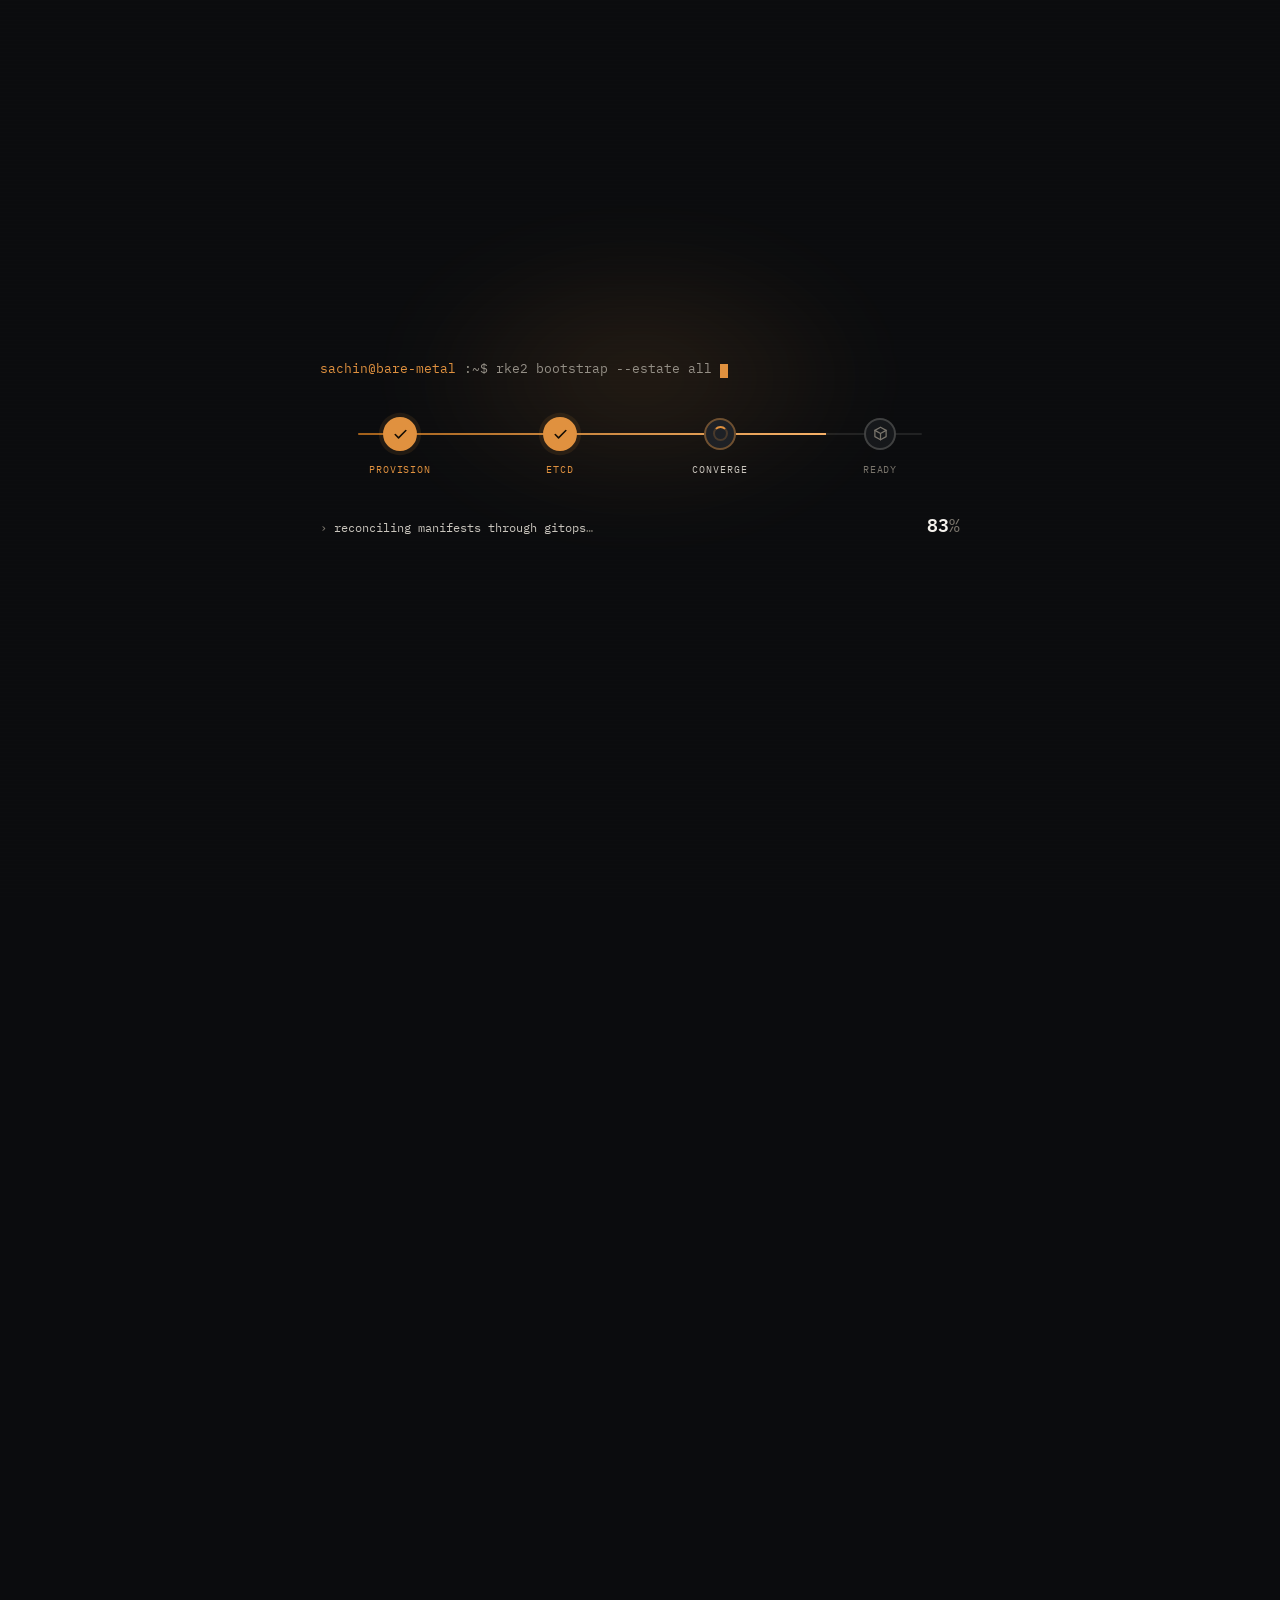
<file: index.html>
<!DOCTYPE html>
<html lang="en" data-theme="dark">

<head>
  <meta charset="UTF-8">
  <meta name="viewport" content="width=device-width, initial-scale=1.0">
  <title>Sachin Vasle — AI Infrastructure &amp; DevOps Engineer</title>
  <meta name="description"
    content="AI infrastructure and DevOps engineer. Hybrid Kubernetes across on-premises bare metal and AWS EKS, self-hosted LLM inference on on-prem GPUs, and an AI-powered SRE root cause analysis platform built from scratch.">
  <meta name="author" content="Sachin Vasle">
  <meta name="robots" content="index, follow, max-image-preview:large">
  <meta name="theme-color" content="#0b0c0e" media="(prefers-color-scheme: dark)">
  <meta name="theme-color" content="#f6f3ee" media="(prefers-color-scheme: light)">

  <!-- Theme boot — runs before first paint so there is no flash.
       Dark is the design; light only when the visitor chooses it. -->
  <script>
    (function () {
      document.documentElement.classList.add('js');
      var t = 'dark';
      try { var s = localStorage.getItem('theme'); if (s === 'light' || s === 'dark') t = s; } catch (e) { }
      document.documentElement.setAttribute('data-theme', t);
    })();
  </script>

  <meta property="og:type" content="website">
  <meta property="og:title" content="Sachin Vasle — AI Infrastructure &amp; DevOps Engineer">
  <meta property="og:description"
    content="Hybrid Kubernetes on bare metal and AWS, self-hosted LLM inference on on-prem GPUs, and an AI-powered SRE platform written from scratch.">
  <meta property="og:locale" content="en_IN">
  <!-- TODO before launch: set og:url, og:image and rel=canonical to the real domain. -->

  <link rel="me" href="https://www.linkedin.com/in/sachin-vasle-a631bb194/">
  <link rel="me" href="https://github.com/sachinvasle99">
  <link rel="icon" href="req/img/fav/favicon.svg" type="image/svg+xml">
  <link rel="icon" type="image/png" sizes="32x32" href="req/img/fav/favicon-32x32.png">
  <link rel="icon" type="image/png" sizes="16x16" href="req/img/fav/favicon-16x16.png">
  <link rel="apple-touch-icon" href="req/img/fav/apple-touch-icon.png">
  <link rel="manifest" href="req/img/fav/site.webmanifest">


  <link rel="preconnect" href="https://fonts.googleapis.com">
  <link rel="preconnect" href="https://fonts.gstatic.com" crossorigin>
  <link rel="stylesheet"
    href="https://fonts.googleapis.com/css2?family=Archivo:wght@500;600;700&family=IBM+Plex+Mono:wght@400;500;600;700&family=IBM+Plex+Sans:wght@400;500;600&display=swap">
  <link rel="stylesheet" href="req/css/styles.css">
</head>

<body class="is-loading">

  <!-- ═══ Preloader · cluster bootstrap ═══ -->
  <div class="preloader" id="preloader" role="status" aria-live="polite" aria-label="Loading">
    <div class="preloader__glow"></div>
    <div class="preloader__scan"></div>
    <div class="boot">
      <div class="boot__cmd">
        <span class="prompt">sachin@bare-metal</span>
        <span>:~$ rke2 bootstrap --estate all</span>
        <span class="caret"></span>
      </div>

      <div class="pipeline" aria-hidden="true">
        <div class="pipeline__track"><span class="pipeline__fill"></span></div>

        <div class="stage" data-stage="provision">
          <div class="stage__dot">
            <svg class="default" viewBox="0 0 24 24" fill="none" stroke="currentColor" stroke-width="2"
              stroke-linecap="round" stroke-linejoin="round">
              <rect x="3" y="4" width="18" height="6" rx="1" />
              <rect x="3" y="14" width="18" height="6" rx="1" />
              <path d="M7 7h.01M7 17h.01" />
            </svg>
            <span class="spin"></span>
            <svg class="stage__check" viewBox="0 0 24 24" fill="none" stroke="currentColor" stroke-width="2.4"
              stroke-linecap="round" stroke-linejoin="round"><path d="M20 6 9 17l-5-5" /></svg>
          </div>
          <span class="stage__label">Provision</span>
        </div>

        <div class="stage" data-stage="etcd">
          <div class="stage__dot">
            <svg class="default" viewBox="0 0 24 24" fill="none" stroke="currentColor" stroke-width="2"
              stroke-linecap="round" stroke-linejoin="round">
              <ellipse cx="12" cy="5" rx="8" ry="3" />
              <path d="M4 5v14c0 1.66 3.58 3 8 3s8-1.34 8-3V5M4 12c0 1.66 3.58 3 8 3s8-1.34 8-3" />
            </svg>
            <span class="spin"></span>
            <svg class="stage__check" viewBox="0 0 24 24" fill="none" stroke="currentColor" stroke-width="2.4"
              stroke-linecap="round" stroke-linejoin="round"><path d="M20 6 9 17l-5-5" /></svg>
          </div>
          <span class="stage__label">etcd</span>
        </div>

        <div class="stage" data-stage="converge">
          <div class="stage__dot">
            <svg class="default" viewBox="0 0 24 24" fill="none" stroke="currentColor" stroke-width="2"
              stroke-linecap="round" stroke-linejoin="round">
              <path d="M21 12a9 9 0 0 1-9 9 9 9 0 0 1-8.5-6M3 12a9 9 0 0 1 9-9 9 9 0 0 1 8.5 6" />
              <path d="M21 3v6h-6M3 21v-6h6" />
            </svg>
            <span class="spin"></span>
            <svg class="stage__check" viewBox="0 0 24 24" fill="none" stroke="currentColor" stroke-width="2.4"
              stroke-linecap="round" stroke-linejoin="round"><path d="M20 6 9 17l-5-5" /></svg>
          </div>
          <span class="stage__label">Converge</span>
        </div>

        <div class="stage" data-stage="ready">
          <div class="stage__dot">
            <svg class="default" viewBox="0 0 24 24" fill="none" stroke="currentColor" stroke-width="2"
              stroke-linecap="round" stroke-linejoin="round">
              <path d="M12 2 3 7v10l9 5 9-5V7z" /><path d="m3 7 9 5 9-5M12 12v10" />
            </svg>
            <span class="spin"></span>
            <svg class="stage__check" viewBox="0 0 24 24" fill="none" stroke="currentColor" stroke-width="2.4"
              stroke-linecap="round" stroke-linejoin="round"><path d="M20 6 9 17l-5-5" /></svg>
          </div>
          <span class="stage__label">Ready</span>
        </div>
      </div>

      <div class="boot__foot">
        <div class="boot__status"><span class="text-muted">›</span> initializing<span class="text-muted">…</span></div>
        <div class="boot__pct"><span class="n tnum">0</span><span class="s">%</span></div>
      </div>
    </div>
  </div>

  <!-- Ambient backdrop -->
  <div class="backdrop" aria-hidden="true">
    <div class="backdrop__grid"></div>
    <div class="backdrop__glow"></div>
    <div class="backdrop__grain"></div>
  </div>

  <a class="skip-link" href="#main">Skip to content</a>

  <!-- ═══ Navigation ═══ -->
  <header class="site-header" id="siteHeader">
    <nav class="nav" id="nav" aria-label="Primary">
      <a class="brand" href="#hero" aria-label="Sachin Vasle — home" data-cursor="top">
        <span class="brand__mark">SV</span>
        <span class="brand__name">Sachin&nbsp;Vasle <span class="role">— AI Infra &amp; DevOps</span></span>
      </a>

      <div class="nav__links" id="navLinks">
        <a class="nav__link is-active" href="#hero">Home</a>
        <a class="nav__link" href="#about">About</a>
        <a class="nav__link" href="#work">Work</a>
        <a class="nav__link" href="#stack">Stack</a>
        <a class="nav__link" href="#xray">XRay</a>
        <a class="nav__link" href="#security">Security</a>
        <a class="nav__link" href="#proof">Proof</a>
        <a class="nav__link" href="#contact">Contact</a>
      </div>

      <div class="nav__right">
        <span class="nav__status" title="Local time · Pune (IST)">
          <span class="live"></span>available
          <span class="clock tnum" data-clock>00:00:00</span>
        </span>
        <button class="theme-toggle" id="themeToggle" type="button" aria-label="Switch theme" data-cursor="theme">
          <svg class="tt-sun" viewBox="0 0 24 24" fill="none" stroke="currentColor" stroke-width="2"
            stroke-linecap="round" stroke-linejoin="round" aria-hidden="true">
            <circle cx="12" cy="12" r="4" />
            <path d="M12 2v2M12 20v2M4.93 4.93l1.41 1.41M17.66 17.66l1.41 1.41M2 12h2M20 12h2M6.34 17.66l-1.41 1.41M19.07 4.93l-1.41 1.41" />
          </svg>
          <svg class="tt-moon" viewBox="0 0 24 24" fill="none" stroke="currentColor" stroke-width="2"
            stroke-linecap="round" stroke-linejoin="round" aria-hidden="true">
            <path d="M21 12.8A9 9 0 1 1 11.2 3a7 7 0 0 0 9.8 9.8z" />
          </svg>
        </button>
        <a class="btn btn--primary nav__cta magnetic" href="#contact" data-cursor="connect">Let's talk</a>
        <button class="nav__toggle" id="navToggle" type="button" aria-label="Toggle menu" aria-expanded="false"
          aria-controls="navLinks">
          <span></span><span></span><span></span>
        </button>
      </div>
    </nav>
  </header>

  <main id="main">

    <!-- ═══ Hero ═══ -->
    <section class="hero" id="hero">
      <div class="container">
        <div class="hero__grid">

          <div class="hero__intro">
            <span class="eyebrow hero__eyebrow">AI Infrastructure &amp; DevOps
              <span class="reg">&nbsp;· ap-south-1 / Pune</span></span>

            <h1 class="hero__title" aria-label="Sachin Vasle">
              <span class="line line--fill"><span data-decode="SACHIN">SACHIN</span></span>
              <span class="line line--grad"><span data-decode="VASLE">VASLE</span><span class="blink"
                  aria-hidden="true"></span></span>
            </h1>

            <p class="lead hero__lead">
              I build and run <span class="em">hybrid Kubernetes platforms</span> — managed on AWS,
              bare metal on-premises, everything as code — and the
              <span class="em">AI infrastructure</span> that runs on top of them.
            </p>

            <div class="hero__actions">
              <a class="btn btn--primary btn--lg magnetic" href="#xray" data-cursor="open">
                See the work
                <svg class="btn__ico" viewBox="0 0 24 24" fill="none" stroke="currentColor" stroke-width="2"
                  stroke-linecap="round" stroke-linejoin="round">
                  <path d="M5 12h14M13 6l6 6-6 6" />
                </svg>
              </a>
              <a class="btn btn--ghost btn--lg" href="#contact" data-cursor="connect">
                <svg class="btn__ico" viewBox="0 0 24 24" fill="none" stroke="currentColor" stroke-width="2"
                  stroke-linecap="round" stroke-linejoin="round">
                  <path d="M4 4h16v16H4zM4 8h16M8 4v4" />
                </svg>
                Let's connect
              </a>
            </div>

            <div class="status-strip" aria-label="Status">
              <div class="stat">
                <span class="stat__k">status</span>
                <span class="stat__v live"><span class="dot"></span>open to opportunities</span>
              </div>
              <div class="stat">
                <span class="stat__k">experience</span>
                <span class="stat__v">around 5 years · since 2021</span>
              </div>
            </div>
          </div>

          <!-- The platform I work on, as layers. What I do, not what
               my employer owns — no inventory, no counts. -->
          <!-- The platform, bottom-up: cloud and clusters, the tooling that
               drives them, what watches them, and the AI layer on top.
               Capability only — no employer inventory. -->
          <div class="topo" aria-label="Platform layers: cloud, Kubernetes, automation and delivery, observability, security and compliance, and AI infrastructure">
            <svg viewBox="0 0 440 590" fill="none" role="img">

              <!-- the spine: signal running down the stack -->
              <path class="t-link" d="M20 34 V 540" />
              <path class="t-flow" d="M20 34 V 540" pathLength="1" />

              <!-- 1 · cloud -->
              <g class="t-cluster" data-cursor="cloud">
                <rect class="t-plane" x="36" y="16" width="396" height="72" rx="12" />
                <text class="t-planelbl" x="54" y="40">cloud</text>
                <text class="t-meta" x="54" y="60">aws · gcp · multi-region · on-premises</text>
                <text class="t-meta" x="54" y="78">vpc · iam · ec2 · s3 · rds · lambda · route 53 · elb</text>
                <circle class="t-node t-node--cp" cx="20" cy="52" r="6" />
              </g>

              <!-- 2 · kubernetes -->
              <g class="t-cluster" data-cursor="kubernetes">
                <rect class="t-plane" x="36" y="100" width="396" height="92" rx="12" />
                <text class="t-planelbl" x="54" y="124">kubernetes</text>
                <rect class="t-box" x="54" y="136" width="176" height="44" rx="8" />
                <text class="t-name" x="68" y="154">managed</text>
                <text class="t-meta" x="68" y="170">eks · gke · node groups</text>
                <rect class="t-box" x="240" y="136" width="176" height="44" rx="8" />
                <text class="t-name" x="254" y="154">bare metal · rke2</text>
                <text class="t-meta" x="254" y="170">etcd · cni · certs · upgrades</text>
                <circle class="t-node t-node--cp" cx="20" cy="146" r="6" />
              </g>

              <!-- 3 · automation and delivery -->
              <g class="t-cluster" data-cursor="devops tooling">
                <rect class="t-plane" x="36" y="204" width="396" height="92" rx="12" />
                <text class="t-planelbl" x="54" y="228">automation &amp; delivery</text>
                <rect class="t-box" x="54" y="240" width="176" height="44" rx="8" />
                <text class="t-name" x="68" y="258">as code</text>
                <text class="t-meta" x="68" y="274">terraform · terragrunt · ansible</text>
                <rect class="t-box" x="240" y="240" width="176" height="44" rx="8" />
                <text class="t-name" x="254" y="258">ci/cd · gitops</text>
                <text class="t-meta" x="254" y="274">argocd · fluxcd · jenkins</text>
                <circle class="t-node t-node--cp" cx="20" cy="250" r="6" />
              </g>

              <!-- 4 · observability -->
              <g class="t-cluster" data-cursor="telemetry">
                <rect class="t-plane" x="36" y="308" width="396" height="76" rx="12" />
                <text class="t-planelbl" x="54" y="332">observability</text>
                <text class="t-meta" x="54" y="352">prometheus · grafana · signoz · otel · loki · elk/efk</text>
                <text class="t-meta" x="54" y="370">metrics · logs · traces · dashboards · pagerduty on-call</text>
                <circle class="t-node t-node--cp" cx="20" cy="346" r="6" />
              </g>

              <!-- 5 · security and compliance -->
              <g class="t-cluster" data-cursor="devsecops">
                <rect class="t-plane" x="36" y="396" width="396" height="76" rx="12" />
                <text class="t-planelbl" x="54" y="420">security &amp; compliance</text>
                <text class="t-meta" x="54" y="440">trivy · vault · sealed secrets · eso · rbac · network policy</text>
                <text class="t-meta" x="54" y="458">soc 2 · hipaa · data residency · least-privilege iam</text>
                <circle class="t-node t-node--cp" cx="20" cy="434" r="6" />
              </g>

              <!-- 6 · ai infrastructure -->
              <g class="t-cluster" data-cursor="ai infrastructure">
                <rect class="t-plane" x="36" y="484" width="396" height="92" rx="12" />
                <text class="t-planelbl" x="54" y="508">ai infrastructure</text>
                <text class="t-meta" x="54" y="528">self-hosted llm · on-prem gpu serving · inference tuning</text>
                <text class="t-meta" x="54" y="546">agentic rca · mcp · tool-calling · context management</text>
                <text class="t-meta" x="54" y="564">read-only guardrails · deterministic core</text>
                <circle class="t-node t-node--cp" cx="20" cy="530" r="6" />
                <circle class="t-ring" cx="20" cy="530" r="6" />
              </g>
            </svg>
          </div>

        </div>
      </div>

      <a class="scroll-cue" href="#about" aria-label="Scroll down" data-cursor="scroll">
        <span class="txt">scroll</span>
        <span class="rail"></span>
      </a>
    </section>

    <!-- ═══ Marquee ═══ -->
    <div class="marquee" aria-label="Toolchain">
      <div class="marquee__track" id="marqueeTrack">
        <span class="marquee__item"><span class="d"></span>Kubernetes</span>
        <span class="marquee__item"><span class="d"></span>RKE2</span>
        <span class="marquee__item"><span class="d"></span>Bare Metal</span>
        <span class="marquee__item"><span class="d"></span>Private Cloud</span>
        <span class="marquee__item"><span class="d"></span>Amazon EKS</span>
        <span class="marquee__item"><span class="d"></span>GKE</span>
        <span class="marquee__item"><span class="d"></span>etcd</span>
        <span class="marquee__item"><span class="d"></span>Terraform</span>
        <span class="marquee__item"><span class="d"></span>Terragrunt</span>
        <span class="marquee__item"><span class="d"></span>Ansible</span>
        <span class="marquee__item"><span class="d"></span>ArgoCD</span>
        <span class="marquee__item"><span class="d"></span>FluxCD</span>
        <span class="marquee__item"><span class="d"></span>Jenkins · JCasC</span>
        <span class="marquee__item"><span class="d"></span>Prometheus</span>
        <span class="marquee__item"><span class="d"></span>Grafana</span>
        <span class="marquee__item"><span class="d"></span>SigNoz</span>
        <span class="marquee__item"><span class="d"></span>PagerDuty</span>
        <span class="marquee__item"><span class="d"></span>OpenTelemetry</span>
        <span class="marquee__item"><span class="d"></span>Python · FastAPI</span>
        <span class="marquee__item"><span class="d"></span>Self-hosted LLM</span>
        <span class="marquee__item"><span class="d"></span>GPU Inference</span>
        <span class="marquee__item"><span class="d"></span>MCP</span>
        <span class="marquee__item"><span class="d"></span>Vault</span>
        <span class="marquee__item"><span class="d"></span>KEDA</span>
      </div>
    </div>

    <!-- ═══ 01 · whoami ═══ -->
    <section class="section" id="about">
      <div class="container">
        <div class="about__grid">

          <aside class="idcard" id="idcard" data-reveal data-cursor="that's me">
            <div class="idcard__head">
              <span>identity.card</span>
              <span class="on">verified</span>
            </div>
            <div class="idcard__photo">
              <img src="req/img/profile.jpg" alt="Sachin Vasle" width="823" height="900"
                loading="lazy" decoding="async">
              <span class="idcard__scan" aria-hidden="true"></span>
            </div>
            <div class="idcard__body">
              <div class="idrow"><span class="k">uid</span><span class="v">sachin-vasle</span></div>
              <div class="idrow"><span class="k">role</span><span class="v">DevOps &amp; AI Infra Engineer</span></div>
              <div class="idrow"><span class="k">company</span><span class="v acc">Krista AI</span></div>
              <div class="idrow"><span class="k">what</span><span class="v">enterprise ai automation platform</span></div>
              <div class="idrow"><span class="k">base</span><span class="v">18.5204° N · 73.8567° E</span></div>
              <div class="idrow"><span class="k">tz</span><span class="v">IST · UTC+05:30</span></div>
              <div class="idrow"><span class="k">exp</span><span class="v">around 5 years · since 2021</span></div>
              <div class="idrow"><span class="k">certs</span><span class="v">AWS SAA-C03 · CKA</span></div>
              <div class="idrow"><span class="k">status</span><span class="v acc">● open to opportunities</span></div>
            </div>
          </aside>

          <div class="about__body">
            <div class="section-head" style="margin-bottom:1.3rem">
              <span class="eyebrow" data-reveal><span class="idx">01</span> — whoami</span>
              <h2 data-reveal>I build the platform,<br>and the AI that runs on it.</h2>
            </div>

            <p class="lead-big" data-reveal>
              DevOps, SRE and platform engineering across cloud and bare metal —
              <span class="dim">plus the GPU and inference layer that modern products now expect
                underneath them.</span>
            </p>

            <p class="lead" data-reveal>
              I have run that migration in <span class="hl">both directions</span> — on-premises
              onto EKS at one company, and EKS back onto our own hardware at the next. Very few
              people have done the second one.
            </p>

            <p data-reveal>
              <span class="hl">Cloud to bare metal.</span> At <span class="hl">Krista AI</span>, an
              enterprise AI automation company, we moved production off EKS and
              onto Kubernetes we run ourselves, and built the private cloud underneath it to do so —
              the compute, the networking, the storage and the platform services a managed control
              plane had been quietly providing. Cost and data residency drove the decision;
              delivering it meant owning every layer that AWS used to own for us.
            </p>

            <p data-reveal>
              <span class="hl">Bare metal to cloud.</span> Earlier, at Revent Labs, I ran it the
              other way: on-premises workloads onto EKS, with the whole footprint — VPCs, subnets,
              IAM, node groups and supporting services — as reusable Terraform and Terragrunt
              modules replicated across multiple regions for fast failover. Alongside it, ECR,
              Route 53, ELB, RDS and Aurora, Lambda and Secrets Manager, with least-privilege IAM
              throughout, plus GCP and GKE.
            </p>

            <p data-reveal>
              <span class="hl">Running your own</span> means no managed control plane to hide
              behind, so I own the whole lifecycle: control-plane and worker provisioning, etcd
              health and backups, rolling upgrades, certificate rotation, and the deep
              troubleshooting that lands on the API server, scheduler, kubelet, CoreDNS and the CNI.
              Node build-out is Ansible, so onboarding a machine is a playbook rather than an
              afternoon. On-call runs through PagerDuty, so a real failure reaches a phone rather
              than a channel nobody is reading.
            </p>

            <p data-reveal>
              <span class="hl">Delivery is declarative all the way down.</span> Jenkins runs from
              <span class="hl">Jenkins Configuration as Code (JCasC)</span> — controllers, plugins,
              credentials and jobs defined in YAML in Git, so a Jenkins instance is something you
              rebuild from a repository rather than a pet nobody dares restart, and a change to CI
              gets reviewed like any other change. Around it: GitHub Actions, GitLab CI and
              Bitbucket Pipelines running inside Kubernetes, JFrog Artifactory governing artifact
              promotion, and GitOps on ArgoCD and FluxCD giving teams self-service deploys with
              rollbacks that work.
            </p>

            <p data-reveal>
              <span class="hl">Observability</span> is one layer across the whole estate —
              Prometheus, Grafana, SigNoz, OpenTelemetry and ELK/EFK for metrics, logs and traces,
              with the dashboards and alerting that incident response actually runs on, and
              PagerDuty carrying the pages that matter.
            </p>

            <p data-reveal>
              <span class="hl">On the AI side</span> I run self-hosted LLM inference on
              on-premises GPU compute — model serving, GPU utilization, inference performance,
              context management and tool-calling — and I designed and wrote
              <span class="hl">Krista XRay</span>, the AI-powered SRE platform that uses it, where
              the model reasons over real production telemetry it is structurally forbidden from
              writing to. Next: Kubernetes orchestration for GPU workloads, and Go controllers with
              Kubebuilder.
            </p>

            <div class="principles" data-stagger>
              <article class="principle">
                <span class="principle__n">01</span>
                <h3>Everything as code</h3>
                <p>Terraform and Terragrunt for infrastructure, Ansible for machines, Git as the
                  source of truth for what is deployed. A change nobody can review is a change
                  nobody can undo.</p>
              </article>
              <article class="principle">
                <span class="principle__n">02</span>
                <h3>Read-only by default</h3>
                <p>Production starts at <code class="mono">get</code>, <code class="mono">describe</code>,
                  <code class="mono">logs</code>. Anything that mutates a live cluster is named and
                  confirmed — including for the tools I build.</p>
              </article>
              <article class="principle">
                <span class="principle__n">03</span>
                <h3>Deterministic core, narrating edge</h3>
                <p>Code computes the evidence; the model interprets it. A number the LLM derived
                  itself is a number nobody can reproduce.</p>
              </article>
              <article class="principle">
                <span class="principle__n">04</span>
                <h3>Keep the model on our hardware</h3>
                <p>Self-hosted inference is not a cost exercise. It is what lets an investigation
                  read production telemetry without shipping it to a third party.</p>
              </article>
            </div>
          </div>

        </div>
      </div>
    </section>

    <!-- ═══ 02 · Work ═══ -->
    <section class="section" id="work">
      <div class="container">
        <div class="section-head">
          <span class="eyebrow" data-reveal><span class="idx">02</span> — git log --career</span>
          <h2 data-reveal>Deployment history.</h2>
        </div>

        <!-- career as a commit graph — the two branches are the two
             migrations, run in opposite directions -->
        <div class="gitgraph" data-reveal>
          <div class="gitgraph__cap"><span class="d"></span>git log --graph --career · hover a commit</div>
          <svg viewBox="0 0 936 230" fill="none" role="img"
            aria-label="Career as a git graph: DXC 2021, Revent Labs 2022 with an on-premises to EKS branch, Krista 2024 with an EKS to on-premises branch, merging at HEAD">

            <!-- main branch -->
            <path class="g-line g-main" d="M40 115 H 860" />

            <!-- branch up: on-prem → EKS (Revent Labs) -->
            <path class="g-line g-branch"
              d="M330 115 C 380 115, 385 55, 435 55 H 520 C 570 55, 575 115, 625 115" />
            <path class="g-flow"
              d="M330 115 C 380 115, 385 55, 435 55 H 520 C 570 55, 575 115, 625 115" pathLength="1" />

            <!-- branch down: EKS → on-prem, private cloud (Krista) -->
            <path class="g-line g-branch"
              d="M625 115 C 675 115, 680 178, 730 178 H 780 C 815 178, 820 115, 850 115" />
            <path class="g-flow"
              d="M625 115 C 675 115, 680 178, 730 178 H 780 C 815 178, 820 115, 850 115" pathLength="1" />

            <!-- commits on main -->
            <g class="g-commit" data-cursor="a1c0de5">
              <circle class="g-hit" cx="120" cy="115" r="26" />
              <circle class="g-c" cx="120" cy="115" r="7" />
              <text class="g-t" x="120" y="145" text-anchor="middle">Jul 2021 · DXC Technology</text>
              <text class="g-t g-t--dim" x="120" y="161" text-anchor="middle">100+ workloads · aws eks</text>
            </g>

            <g class="g-commit" data-cursor="b2e7a1f">
              <circle class="g-hit" cx="330" cy="115" r="26" />
              <circle class="g-c g-c--acc" cx="330" cy="115" r="7" />
              <text class="g-t" x="330" y="145" text-anchor="middle">Dec 2022 · Revent Labs</text>
              <text class="g-t g-t--dim" x="330" y="161" text-anchor="middle">checkout -b feat/to-cloud</text>
            </g>

            <g class="g-commit" data-cursor="c3f0000">
              <circle class="g-hit" cx="625" cy="115" r="26" />
              <circle class="g-c g-c--acc" cx="625" cy="115" r="7" />
              <text class="g-t" x="625" y="98" text-anchor="middle">Oct 2024 · Krista AI</text>
            </g>

            <!-- branch-up commit -->
            <g class="g-commit" data-cursor="add5afe">
              <circle class="g-hit" cx="477" cy="55" r="26" />
              <circle class="g-c g-c--acc" cx="477" cy="55" r="7" />
              <text class="g-t" x="477" y="34" text-anchor="middle">on-prem → EKS</text>
              <text class="g-t g-t--dim" x="477" y="78" text-anchor="middle">terraform · terragrunt · multi-region</text>
            </g>

            <!-- branch-down commit -->
            <g class="g-commit" data-cursor="dec0ded">
              <circle class="g-hit" cx="755" cy="178" r="26" />
              <circle class="g-c g-c--acc" cx="755" cy="178" r="7" />
              <text class="g-t" x="755" y="204" text-anchor="middle">EKS → on-prem</text>
              <text class="g-t g-t--dim" x="755" y="220" text-anchor="middle">private cloud, built from the metal</text>
            </g>

            <!-- HEAD -->
            <g class="g-commit" data-cursor="HEAD → now">
              <circle class="g-hit" cx="860" cy="115" r="28" />
              <circle class="g-c g-c--acc" cx="860" cy="115" r="8" />
              <circle class="g-ring" cx="860" cy="115" r="8" />
              <g class="g-tag">
                <rect x="788" y="70" width="126" height="26" rx="13" />
                <text x="851" y="87" text-anchor="middle">HEAD · shipping</text>
              </g>
            </g>
          </svg>
        </div>

        <div class="timeline">

          <article class="release" data-reveal>
            <div class="release__aside">
              <span class="release__tag">release/2024.10 — HEAD</span>
              <h3 class="release__co">Krista AI</h3>
              <p class="release__what">enterprise AI automation platform</p>
              <p class="release__period">Oct 2024 → present · Pune, Hybrid</p>
            </div>
            <div class="release__main">
              <h4 class="release__role">DevOps Engineer <span class="now">now</span></h4>
              <p class="release__sum">
                Own a <span class="hl">hybrid Kubernetes platform</span> spanning managed clusters
                on AWS and bare-metal RKE2 on-premises — and led the migration of production
                <span class="hl">off EKS and onto our own Kubernetes</span>, building the private
                cloud underneath it.
              </p>
              <ul class="role__points">
                <li><b>Private cloud, built from the metal up.</b> Stood up the data-centre platform
                  that replaced what EKS had been providing — compute, storage classes, load
                  balancing, container registry, secrets and ingress — so production runs on
                  hardware we own and can upgrade without a maintenance window.</li>
                <li><b>Kubernetes lifecycle, both worlds.</b> Control-plane and worker provisioning,
                  etcd health and backups, rolling upgrades, certificate rotation, and the deep
                  troubleshooting that lands on the API server, scheduler, kubelet, CoreDNS and the
                  CNI — across RKE2 on bare metal and Amazon EKS.</li>
                <li><b>AWS, as code.</b> Multi-region workloads with VPCs, subnets, IAM, node groups
                  and supporting services in reusable Terraform and Terragrunt modules; ECR for
                  images, and cost kept honest through rightsizing, storage lifecycle policies and
                  idle-resource cleanup.</li>
                <li><b>Networking that spans both sides.</b> CNI and CoreDNS on bare metal, ingress
                  controllers and load balancing, network policies and multi-tenant namespace
                  isolation, and the firewall and routing work that hybrid connectivity actually
                  needs.</li>
                <li><b>Delivery, declarative end to end.</b> Jenkins from
                  <span class="hl">JCasC</span> — controllers, plugins, credentials and jobs as YAML
                  in Git — plus GitHub Actions, GitLab CI and Bitbucket Pipelines inside Kubernetes,
                  JFrog Artifactory for artifact promotion, Helm and Kustomize for packaging, and
                  GitOps on ArgoCD and FluxCD with rollbacks that work.</li>
                <li><b>AI and GPU infrastructure.</b> Self-hosted LLM inference on on-premises GPU
                  compute — model serving, GPU utilization, inference performance, context
                  management and tool-calling — and Krista XRay, the AI-powered SRE platform built
                  on top of it. Extending into Kubernetes orchestration for GPU workloads.</li>
                <li><b>Observability and on-call.</b> Prometheus, Grafana, SigNoz, OpenTelemetry and
                  ELK/EFK for metrics, logs and traces, with the dashboards and alerting incident
                  response runs on, escalating through PagerDuty.</li>
                <li><b>PostgreSQL on RAM-backed storage.</b> Moved database volumes for ephemeral
                  environments onto RAM-backed storage so the disk stopped being the bottleneck —
                  environment provisioning and test cycles that used to be a coffee break now finish
                  while you are still looking at the screen.</li>
                <li><b>Operators, secrets and access.</b> Sealed Secrets, KEDA and the Prometheus
                  Operator — CRD lifecycle, upgrades and reconciliation failures — with HashiCorp
                  Vault, RBAC and least-privilege IAM throughout, and production read-only by
                  default.</li>
              </ul>
              <div class="release__chips chips" data-stagger>
                <span class="kchip"><span class="d"></span>RKE2</span>
                <span class="kchip"><span class="d"></span>Amazon EKS</span>
                <span class="kchip"><span class="d"></span>Private cloud</span>
                <span class="kchip"><span class="d"></span>Terraform</span>
                <span class="kchip"><span class="d"></span>Terragrunt</span>
                <span class="kchip"><span class="d"></span>Ansible</span>
                <span class="kchip"><span class="d"></span>Jenkins · JCasC</span>
                <span class="kchip"><span class="d"></span>ArgoCD</span>
                <span class="kchip"><span class="d"></span>FluxCD</span>
                <span class="kchip"><span class="d"></span>Helm</span>
                <span class="kchip"><span class="d"></span>GPU / LLM serving</span>
                <span class="kchip"><span class="d"></span>SigNoz</span>
                <span class="kchip"><span class="d"></span>PagerDuty</span>
                <span class="kchip"><span class="d"></span>Vault</span>
                <span class="kchip"><span class="d"></span>Python</span>
              </div>
            </div>
          </article>

          <article class="release" data-reveal>
            <div class="release__aside">
              <span class="release__tag">release/2022.12</span>
              <h3 class="release__co">Revent Labs</h3>
              <p class="release__period">Dec 2022 → Sep 2024</p>
            </div>
            <div class="release__main">
              <h4 class="release__role">SDE-1 · cloud &amp; platform</h4>
              <p class="release__sum">
                Migrated <span class="hl">on-premises workloads onto AWS EKS</span> and ran the
                AWS and GCP estates behind them — the whole footprint as reusable Terraform and
                Terragrunt modules, replicated across <span class="hl">multiple regions</span> for
                rapid failover.
              </p>
              <ul class="role__points">
                <li><b>On-premises to EKS.</b> Planned and executed the move of workloads off
                  on-premises infrastructure onto Amazon EKS, standing up the networking, IAM, node
                  groups and delivery path in the target account before cutting over.</li>
                <li><b>Infrastructure as code, region-portable.</b> Reusable Terraform modules
                  composed with Terragrunt so an environment could be replicated into another region
                  from the same source — the thing that made rapid failover realistic rather than
                  theoretical.</li>
                <li><b>AWS breadth.</b> VPC, IAM, EC2, ELB, ASG, EKS, ECS, ECR, EBS, S3, RDS and
                  Aurora, Route&nbsp;53, Lambda, CloudWatch, SQS, SNS and Secrets Manager, built for
                  high availability, security and scale.</li>
                <li><b>GCP breadth.</b> VPC, Compute Engine, IAM, firewalls, GKE, Artifact Registry,
                  GCS, Cloud SQL, Cloud Logging, Pub/Sub, Cloud Functions, load balancing and Secret
                  Manager.</li>
                <li><b>Database migrations.</b> Led Amazon RDS to Aurora Serverless, implemented a
                  global RDS cluster, and moved MongoDB to Atlas — each for scalability and
                  performance headroom rather than for its own sake.</li>
                <li><b>Kubernetes delivery and autoscaling.</b> EKS managed through FluxCD, ArgoCD
                  and Helmfile, improving deployment frequency, with HPA, VPA and KEDA tuning
                  cluster behaviour to actual load.</li>
                <li><b>CI/CD pipelines.</b> GitHub Actions and Jenkins, integrated with Jira for
                  traceability and SonarQube for code quality gates.</li>
                <li><b>Monitoring and logging.</b> CloudWatch, Grafana, Loki, Promtail and the EFK
                  and PLG stacks, with alerting built to cut response time, and Helm-based
                  deployments configured for high availability.</li>
                <li><b>Secrets management.</b> HashiCorp Vault, Sealed Secrets and the External
                  Secrets Operator, wired into AWS and GCP Secrets Manager so nothing sensitive
                  lived in a manifest.</li>
                <li><b>Automation and legacy migration.</b> Ansible playbooks, roles and collections
                  driven from GitHub Actions for end-to-end deployment and testing, plus a migration
                  of RightScale RightScripts to equivalent Terraform configurations and Ansible
                  roles.</li>
                <li><b>Cost optimization.</b> Route&nbsp;53, Transit Gateway and AWS Organizations
                  managed down to what the business actually needed.</li>
              </ul>
              <div class="release__chips chips" data-stagger>
                <span class="kchip"><span class="d"></span>AWS</span>
                <span class="kchip"><span class="d"></span>GCP · GKE</span>
                <span class="kchip"><span class="d"></span>Terraform</span>
                <span class="kchip"><span class="d"></span>Terragrunt</span>
                <span class="kchip"><span class="d"></span>Amazon EKS</span>
                <span class="kchip"><span class="d"></span>Aurora Serverless</span>
                <span class="kchip"><span class="d"></span>MongoDB Atlas</span>
                <span class="kchip"><span class="d"></span>Helmfile</span>
                <span class="kchip"><span class="d"></span>ArgoCD · FluxCD</span>
                <span class="kchip"><span class="d"></span>HPA · VPA · KEDA</span>
                <span class="kchip"><span class="d"></span>GitHub Actions</span>
                <span class="kchip"><span class="d"></span>SonarQube</span>
                <span class="kchip"><span class="d"></span>Loki · PLG</span>
                <span class="kchip"><span class="d"></span>Vault · ESO</span>
                <span class="kchip"><span class="d"></span>Ansible</span>
              </div>
            </div>
          </article>

          <article class="release" data-reveal>
            <div class="release__aside">
              <span class="release__tag">release/2021.07</span>
              <h3 class="release__co">DXC Technology</h3>
              <p class="release__period">Jul 2021 → Nov 2022 · Remote</p>
            </div>
            <div class="release__main">
              <h4 class="release__role">Associate Software Engineer</h4>
              <p class="release__sum">
                Managed production Kubernetes on <span class="hl">AWS EKS carrying 100+
                workloads</span> for enterprise client environments, specialising in critical
                production troubleshooting.
              </p>
              <ul class="role__points">
                <li><b>EKS cluster management at scale.</b> Ran production clusters carrying 100+
                  workloads, keeping resource utilization and platform stability in hand, and became
                  the person critical Kubernetes production issues got escalated to.</li>
                <li><b>Helm-based delivery.</b> Developed and maintained Helm charts for application
                  deployment onto EKS, making releases consistent and repeatable instead of
                  hand-assembled per environment.</li>
                <li><b>Multistage Dockerfiles.</b> Designed image builds that package an application
                  and its dependencies while keeping the runtime layer to what actually runs — the
                  same image behaving identically across development, test and production.</li>
                <li><b>Ingress and network policy.</b> Configured Nginx and Traefik ingress
                  controllers for application traffic, with Cilium and Calico network policies
                  enforcing workload isolation and tightening the cluster's network posture.</li>
                <li><b>Observability and alerting.</b> Built and maintained Grafana alerts covering
                  system health, so infrastructure and application problems reached the SysOps team
                  before users noticed them.</li>
                <li><b>Cost optimization.</b> Cut AWS spend across multiple client projects using
                  Kubecost for per-workload visibility across EKS, alongside traffic optimization
                  through Traefik ingress.</li>
                <li><b>Automation.</b> Reusable Bash tooling for testing procedures, removing manual
                  effort and making results consistent run to run.</li>
              </ul>
              <div class="release__chips chips" data-stagger>
                <span class="kchip"><span class="d"></span>AWS</span>
                <span class="kchip"><span class="d"></span>Amazon EKS</span>
                <span class="kchip"><span class="d"></span>Kubernetes</span>
                <span class="kchip"><span class="d"></span>Helm</span>
                <span class="kchip"><span class="d"></span>Docker</span>
                <span class="kchip"><span class="d"></span>Grafana</span>
                <span class="kchip"><span class="d"></span>Nginx · Traefik</span>
                <span class="kchip"><span class="d"></span>Cilium · Calico</span>
                <span class="kchip"><span class="d"></span>Kubecost</span>
                <span class="kchip"><span class="d"></span>Bash</span>
              </div>
            </div>
          </article>

        </div>

      </div>
    </section>

    <!-- ═══ 03 · Stack ═══ -->
    <section class="section" id="stack">
      <div class="container">
        <div class="section-head">
          <span class="eyebrow" data-reveal><span class="idx">03</span> — cat stack.yaml</span>
          <h2 data-reveal>The toolchain, declared.</h2>
        </div>

        <div class="stack-stage" data-reveal>
          <figure class="spec" id="spec">
            <figcaption>
              <span class="d"></span>
              <span class="path">infra/</span>stack.yaml
              <span class="spec__hint">hover a card ↓</span>
            </figcaption>
            <pre><span class="ln"><span class="no">1</span><span class="k">stack</span><span class="p">:</span></span><span class="ln" data-key="platform"><span class="no">2</span>  <span class="k">platform</span><span class="p">:</span>      <span class="p">[</span><span class="v">rke2</span><span class="p">,</span> <span class="v">eks</span><span class="p">,</span> <span class="v">gke</span><span class="p">,</span> <span class="v">bare-metal</span><span class="p">,</span> <span class="v">etcd</span><span class="p">,</span> <span class="v">cni</span><span class="p">,</span> <span class="v">helm</span><span class="p">,</span> <span class="v">private-cloud</span><span class="p">]</span></span><span class="ln" data-key="cloud"><span class="no">3</span>  <span class="k">cloud</span><span class="p">:</span>         <span class="p">[</span><span class="v">aws</span><span class="p">,</span> <span class="v">gcp</span><span class="p">,</span> <span class="v">on-prem</span><span class="p">,</span> <span class="v">multi-region</span><span class="p">]</span></span><span class="ln" data-key="iac"><span class="no">4</span>  <span class="k">iac</span><span class="p">:</span>           <span class="p">[</span><span class="v">terraform</span><span class="p">,</span> <span class="v">terragrunt</span><span class="p">,</span> <span class="v">ansible</span><span class="p">,</span> <span class="v">helmfile</span><span class="p">]</span></span><span class="ln" data-key="delivery"><span class="no">5</span>  <span class="k">delivery</span><span class="p">:</span>      <span class="p">[</span><span class="v">argocd</span><span class="p">,</span> <span class="v">fluxcd</span><span class="p">,</span> <span class="v">jenkins-jcasc</span><span class="p">,</span> <span class="v">gh-actions</span><span class="p">,</span> <span class="v">gitlab-ci</span><span class="p">,</span> <span class="v">artifactory</span><span class="p">]</span></span><span class="ln" data-key="scaling"><span class="no">6</span>  <span class="k">scaling</span><span class="p">:</span>       <span class="p">[</span><span class="v">hpa</span><span class="p">,</span> <span class="v">vpa</span><span class="p">,</span> <span class="v">keda</span><span class="p">,</span> <span class="v">cluster-autoscaler</span><span class="p">]</span></span><span class="ln" data-key="observability"><span class="no">7</span>  <span class="k">observability</span><span class="p">:</span> <span class="p">[</span><span class="v">prometheus</span><span class="p">,</span> <span class="v">grafana</span><span class="p">,</span> <span class="v">signoz</span><span class="p">,</span> <span class="v">otel</span><span class="p">,</span> <span class="v">loki</span><span class="p">,</span> <span class="v">elk</span><span class="p">,</span> <span class="v">pagerduty</span><span class="p">]</span></span><span class="ln" data-key="security"><span class="no">8</span>  <span class="k">security</span><span class="p">:</span>      <span class="p">[</span><span class="v">trivy</span><span class="p">,</span> <span class="v">vault</span><span class="p">,</span> <span class="v">sealed-secrets</span><span class="p">,</span> <span class="v">eso</span><span class="p">,</span> <span class="v">rbac</span><span class="p">,</span> <span class="v">network-policy</span><span class="p">]</span></span><span class="ln" data-key="compliance"><span class="no">9</span>  <span class="k">compliance</span><span class="p">:</span>    <span class="p">[</span><span class="v">soc2</span><span class="p">,</span> <span class="v">hipaa</span><span class="p">,</span> <span class="v">data-residency</span><span class="p">,</span> <span class="v">audit-trail</span><span class="p">]</span></span><span class="ln" data-key="ai"><span class="no">10</span>  <span class="k">ai</span><span class="p">:</span>            <span class="p">[</span><span class="v">self-hosted-llm</span><span class="p">,</span> <span class="v">gpu-inference</span><span class="p">,</span> <span class="v">mcp</span><span class="p">,</span> <span class="v">tool-calling</span><span class="p">]</span></span><span class="ln" data-key="code"><span class="no">11</span>  <span class="k">code</span><span class="p">:</span>          <span class="p">[</span><span class="v">python</span><span class="p">,</span> <span class="v">fastapi</span><span class="p">,</span> <span class="v">bash</span><span class="p">,</span> <span class="v">groovy</span><span class="p">,</span> <span class="v">react</span><span class="p">]</span></span><span class="ln" data-key="data"><span class="no">12</span>  <span class="k">data</span><span class="p">:</span>          <span class="p">[</span><span class="v">postgres</span><span class="p">,</span> <span class="v">mysql</span><span class="p">,</span> <span class="v">mongodb</span><span class="p">,</span> <span class="v">redis</span><span class="p">,</span> <span class="v">clickhouse</span><span class="p">,</span> <span class="v">ram-backed-pg</span><span class="p">]</span></span><span class="ln"><span class="no">13</span></span><span class="ln"><span class="no">14</span><span class="k">mode</span><span class="p">:</span> <span class="v">read_only_by_default</span>  <span class="c"># deterministic core · narrating edge</span></span></pre>
          </figure>

          <div class="stack-cards" data-stagger>
            <article class="stack-card" data-keys="platform,cloud">
              <span class="stack-card__k">run</span>
              <strong>Clusters &amp; cloud</strong>
              <p>RKE2 on bare metal, private cloud, Amazon EKS, GKE, etcd, CNI, Helm, AWS, GCP</p>
            </article>
            <article class="stack-card" data-keys="iac,delivery">
              <span class="stack-card__k">ship</span>
              <strong>IaC &amp; GitOps</strong>
              <p>Terraform, Terragrunt, Ansible, Helmfile, ArgoCD, FluxCD, Jenkins JCasC, Artifactory</p>
            </article>
            <article class="stack-card" data-keys="security,compliance">
              <span class="stack-card__k">secure</span>
              <strong>DevSecOps &amp; compliance</strong>
              <p>Trivy scanning, Vault, Sealed Secrets, ESO, RBAC, network policy, SOC 2, HIPAA</p>
            </article>
            <article class="stack-card" data-keys="observability">
              <span class="stack-card__k">observe</span>
              <strong>Telemetry</strong>
              <p>Prometheus, Grafana, SigNoz, OpenTelemetry, Loki, ELK/EFK, PagerDuty on-call</p>
            </article>
            <article class="stack-card" data-keys="ai">
              <span class="stack-card__k">reason</span>
              <strong>AI &amp; GPU</strong>
              <p>Self-hosted LLM serving, on-prem GPU inference, MCP, tool-calling, guardrails</p>
            </article>
            <article class="stack-card" data-keys="code,data,scaling">
              <span class="stack-card__k">build</span>
              <strong>Code &amp; data</strong>
              <p>Python, FastAPI, Bash, Groovy, React, Postgres on RAM-backed storage, Redis, ClickHouse</p>
            </article>
          </div>
        </div>
      </div>
    </section>

    <!-- ═══ 04 · XRay ═══ -->
    <section class="section" id="xray">
      <div class="container">
        <div class="section-head">
          <span class="eyebrow" data-reveal><span class="idx">04</span> — the thing I built</span>
          <h2 data-reveal>Software, not configuration.</h2>
        </div>

        <article class="case" data-reveal>
          <div class="case__head">
            <h3>Krista XRay</h3>
            <span class="tag tag--ok">in production</span>
            <span class="case__role">sole designer and developer</span>
          </div>

          <div class="case__body">
            <div class="case__prose">
              <p class="lead-big" style="margin-bottom:1rem">
                At 3 a.m., "the app is slow" used to mean opening four consoles and hoping somebody
                remembered what changed. <span class="dim">Now it means asking one question and
                getting evidence back.</span>
              </p>

              <p>
                XRay is an AI-powered SRE platform that answers <em>why is production slow or
                broken?</em> It pulls from nine telemetry sources — Kubernetes, traces, logs,
                metrics, the data tier and the cloud APIs — correlates them on a shared timeline,
                works out what changed, ranks the probable causes, and explains the top ones in
                plain language with the evidence attached.
              </p>

              <div class="rule" style="margin:1.6rem 0 1rem">what it changes</div>

              <ul class="benefits">
                <li><b>The correlation nobody has time for.</b> A human comparing a latency spike
                  against deploy history, node pressure, slow queries and cache eviction is doing
                  ten minutes of tab-switching under pressure. The platform does it on every
                  investigation, the same way each time.</li>
                <li><b>Change detection first.</b> Most incidents are something that changed.
                  Surfacing rollouts, config edits and scaling events in the same window as the
                  symptom answers a large share of them outright.</li>
                <li><b>Findings you can check.</b> Every claim carries the query and the series it
                  came from, so the reviewer can disagree with the tool instead of trusting it.</li>
                <li><b>On-call that doesn't depend on who is awake.</b> The knowledge lives in
                  ranked hypotheses rather than in the one engineer who remembers this failure
                  mode.</li>
                <li><b>Nothing leaves the estate.</b> Investigations can run entirely against
                  self-hosted models on our own GPUs, which is what makes it usable where data
                  residency rules out sending telemetry to a third party.</li>
              </ul>

              <div class="rule" style="margin:1.6rem 0 1rem">how it stays trustworthy</div>

              <div class="decisions" data-stagger>
                <div class="decision">
                  <h4>deterministic core</h4>
                  <p>Python computes every number; the model only interprets. It cannot invent a
                    latency figure because it never calculates one.</p>
                </div>
                <div class="decision">
                  <h4>read-only by construction</h4>
                  <p>All 16 tools are read-only and the service accounts are RBAC-scoped. There is
                    no code path from a model output to a cluster write.</p>
                </div>
                <div class="decision">
                  <h4>rank before you reason</h4>
                  <p>A dependency graph scores probable causes first, so the model argues about a
                    shortlist instead of trawling raw telemetry.</p>
                </div>
                <div class="decision">
                  <h4>degrade loudly</h4>
                  <p>A collector that can't reach its backend says so. Silently dropping a source
                    lets you reason confidently from a hole in the evidence.</p>
                </div>
              </div>
            </div>

            <div class="case__side">
              <div class="asks">
                <span class="asks__cap">questions it answers</span>
                <ul>
                  <li>Why is checkout slow since 02:10?</li>
                  <li>What changed in the last hour?</li>
                  <li>Is this the app, the cluster, or the database?</li>
                  <li>Which service started this, and which are just downstream of it?</li>
                  <li>Has this failed this way before?</li>
                </ul>
              </div>

              <div class="flow">
                <span class="flow__cap">one investigation</span>
                <ol class="flow__steps">
                  <li>
                    <b>Symptom</b>
                    <span>asked in plain language, not assembled from dashboards</span>
                  </li>
                  <li>
                    <b>Collect</b>
                    <span>nine sources queried in parallel, each degrading independently</span>
                  </li>
                  <li>
                    <b>Correlate</b>
                    <span>normalised onto one timeline; change detection over the same window</span>
                  </li>
                  <li>
                    <b>Rank</b>
                    <span>dependency graph scores candidate causes before any model sees them</span>
                  </li>
                  <li>
                    <b>Explain</b>
                    <span>agentic loop over 16 read-only tools, evidence cited per claim</span>
                  </li>
                </ol>
              </div>

              <p class="stack-line">
                <b>reads</b> Kubernetes · Prometheus · traces · logs · Postgres · Redis · cloud APIs<br>
                <b>backend</b> Python · FastAPI · Pydantic · async httpx<br>
                <b>frontend</b> React · Vite<br>
                <b>runtime</b> Docker · Kubernetes · RBAC-scoped service accounts<br>
                <b>inference</b> hosted API or self-hosted on on-prem GPUs · MCP
              </p>
            </div>
          </div>
        </article>
      </div>
    </section>

    <!-- ═══ 05 · DevSecOps ═══ -->
    <section class="section" id="security">
      <div class="container">
        <div class="section-head">
          <span class="eyebrow" data-reveal><span class="idx">05</span> — shift left</span>
          <h2 data-reveal>Security in the pipeline,<br>not in a review meeting.</h2>
          <p data-reveal>Guardrails belong on the delivery path itself. If a vulnerable image or a
            plaintext secret can only be caught by a person remembering to look, it will ship.</p>
        </div>

        <!-- gates a change passes through -->
        <div class="gates" data-stagger data-reveal>
          <article class="gate">
            <span class="gate__n">01</span>
            <h3>Commit</h3>
            <p>Secrets never reach Git in the clear — Sealed Secrets and the External Secrets
              Operator keep them encrypted at rest, with Vault and cloud Secrets Manager as the
              source of truth.</p>
            <div class="chips">
              <span class="kchip"><span class="d"></span>Vault</span>
              <span class="kchip"><span class="d"></span>Sealed Secrets</span>
              <span class="kchip"><span class="d"></span>ESO</span>
            </div>
          </article>

          <article class="gate">
            <span class="gate__n">02</span>
            <h3>Build &amp; scan</h3>
            <p>Trivy scans images and IaC in CI, so a known CVE fails the pipeline instead of
              landing in a cluster. Multi-stage builds keep the runtime image down to what actually
              runs, and SonarQube guards code quality on the way through.</p>
            <div class="chips">
              <span class="kchip"><span class="d"></span>Trivy</span>
              <span class="kchip"><span class="d"></span>image &amp; IaC scanning</span>
              <span class="kchip"><span class="d"></span>multi-stage builds</span>
              <span class="kchip"><span class="d"></span>SonarQube</span>
            </div>
          </article>

          <article class="gate">
            <span class="gate__n">03</span>
            <h3>Deploy</h3>
            <p>Git is the only way in. GitOps means every change to a cluster is a reviewed commit
              with an audit trail and a rollback, and least-privilege IAM plus RBAC decide what a
              workload may touch once it is there.</p>
            <div class="chips">
              <span class="kchip"><span class="d"></span>GitOps audit trail</span>
              <span class="kchip"><span class="d"></span>RBAC</span>
              <span class="kchip"><span class="d"></span>least-privilege IAM</span>
            </div>
          </article>

          <article class="gate">
            <span class="gate__n">04</span>
            <h3>Run</h3>
            <p>Workload isolation with network policies and multi-tenant namespace boundaries;
              production access read-only by default. Sensitive environments are separated at
              cluster level, not just by namespace.</p>
            <div class="chips">
              <span class="kchip"><span class="d"></span>network policy</span>
              <span class="kchip"><span class="d"></span>Cilium · Calico</span>
              <span class="kchip"><span class="d"></span>tenant isolation</span>
              <span class="kchip"><span class="d"></span>read-only prod</span>
            </div>
          </article>
        </div>

        <!-- compliance posture -->
        <div class="posture" data-reveal>
          <div class="posture__head">
            <span class="eyebrow"><span class="idx">05a</span> — compliance posture</span>
            <h3>Building for audited environments.</h3>
            <p>Enterprise customers arrive with a security questionnaire before they arrive with a
              workload. Designing for that up front is cheaper than retrofitting it.</p>
          </div>
          <div class="posture__grid">
            <article class="posture__item">
              <span class="tag tag--acc">SOC 2</span>
              <p>Change management with a reviewable trail, least-privilege access, and logging and
                monitoring evidence that an auditor can actually be shown.</p>
            </article>
            <article class="posture__item">
              <span class="tag tag--acc">HIPAA</span>
              <p>Encryption in transit and at rest, tightly scoped access to sensitive workloads,
                and tenant separation strong enough that neighbours cannot see each other.</p>
            </article>
            <article class="posture__item">
              <span class="tag tag--acc">Data residency</span>
              <p>Dedicated single-tenant environments in the customer's own region, and self-hosted
                inference so telemetry and prompts never leave the estate.</p>
            </article>
          </div>
        </div>
      </div>
    </section>

    <!-- ═══ 06 · Proof ═══ -->
    <section class="section" id="proof">
      <div class="container">
        <div class="section-head">
          <span class="eyebrow" data-reveal><span class="idx">06</span> — ls -la credentials/</span>
          <h2 data-reveal>Proof, not promises.</h2>
        </div>

        <div data-stagger data-reveal>
          <div class="crow">
            <span class="crow__issuer">AWS</span>
            <span class="crow__name">Certified Solutions Architect – Associate (SAA-C03)
              <span class="id">credential 1709bca43d4f43f29147866f53f1278b</span></span>
            <span class="crow__dates">Jun 2024 → Jun 2027 <span class="tag tag--ok">active</span></span>
          </div>
          <div class="crow">
            <span class="crow__issuer">Linux&nbsp;F.</span>
            <span class="crow__name">Certified Kubernetes Administrator (CKA)</span>
            <span class="crow__dates">Feb 2022 → Feb 2025 <span class="tag tag--dim">expired</span></span>
          </div>
        </div>

        <div class="edu" data-reveal>
          <div>
            <div class="edu__deg">Bachelor of Engineering — Computer Science</div>
            <div class="edu__school">Dr. D. Y. Patil Institute of Technology, Pimpri, Pune · CGPA 7.52</div>
          </div>
          <span class="edu__years">2017 → 2021</span>
        </div>
      </div>
    </section>

    <!-- ═══ 07 · Contact ═══ -->
    <section class="section" id="contact">
      <div class="container">
        <span class="eyebrow" data-reveal><span class="idx">07</span> — ping sachin</span>
        <h2 class="contact__title" data-reveal>Running Kubernetes<br>
          <span class="grad">somewhere interesting?</span></h2>
        <p class="lead" data-reveal style="max-width:52ch">
          Open to <span class="hl">DevOps Engineer</span>, SRE, platform engineering and
          AI-infrastructure roles, senior level. Happy to talk bare metal, either migration
          direction, GPU inference, or how XRay is put together.
        </p>

        <div class="contact__actions" data-reveal>
          <a class="btn btn--primary btn--lg magnetic" href="mailto:sachinvasle99@gmail.com" data-cursor="send">
            Email me
            <svg class="btn__ico" viewBox="0 0 24 24" fill="none" stroke="currentColor" stroke-width="2"
              stroke-linecap="round" stroke-linejoin="round">
              <path d="M5 12h14M13 6l6 6-6 6" />
            </svg>
          </a>
          <a class="btn btn--ghost btn--lg" href="https://www.linkedin.com/in/sachin-vasle-a631bb194/"
            target="_blank" rel="noopener" data-cursor="open">
            <svg class="btn__ico" viewBox="0 0 24 24" fill="currentColor">
              <path d="M20.45 20.45h-3.56v-5.57c0-1.33-.02-3.04-1.85-3.04-1.85 0-2.14 1.45-2.14 2.94v5.67H9.35V9h3.41v1.56h.05c.48-.9 1.64-1.85 3.37-1.85 3.6 0 4.27 2.37 4.27 5.46zM5.34 7.43a2.06 2.06 0 1 1 0-4.13 2.06 2.06 0 0 1 0 4.13M7.12 20.45H3.56V9h3.56z" />
            </svg>
            LinkedIn
          </a>
          <a class="btn btn--ghost btn--lg" href="https://github.com/sachinvasle99" target="_blank" rel="noopener"
            data-cursor="open">
            <svg class="btn__ico" viewBox="0 0 24 24" fill="currentColor">
              <path d="M12 .5A11.5 11.5 0 0 0 .5 12a11.5 11.5 0 0 0 7.86 10.92c.58.1.79-.25.79-.55v-1.94c-3.2.7-3.88-1.54-3.88-1.54-.53-1.34-1.29-1.7-1.29-1.7-1.05-.72.08-.7.08-.7 1.16.08 1.77 1.19 1.77 1.19 1.03 1.77 2.7 1.26 3.36.97.1-.75.4-1.26.73-1.55-2.55-.29-5.24-1.28-5.24-5.7 0-1.26.45-2.29 1.19-3.1-.12-.29-.52-1.46.11-3.05 0 0 .97-.31 3.18 1.18a11 11 0 0 1 5.79 0c2.2-1.49 3.17-1.18 3.17-1.18.63 1.59.23 2.76.12 3.05.74.81 1.19 1.84 1.19 3.1 0 4.43-2.7 5.4-5.26 5.69.42.36.79 1.07.79 2.16v3.2c0 .3.2.66.8.55A11.5 11.5 0 0 0 23.5 12A11.5 11.5 0 0 0 12 .5z" />
            </svg>
            GitHub
          </a>
        </div>

        <div data-reveal>
          <button class="copyline" id="copyEmail" data-copy="sachinvasle99@gmail.com" data-cursor="copy" type="button"
            aria-live="polite">
            <span class="p">$</span>
            <span class="addr">echo sachinvasle99@gmail.com | pbcopy</span>
            <span class="ok">✓ copied to clipboard</span>
          </button>
        </div>

        <div class="contact__meta" data-reveal>
          <span>base: Pune, Maharashtra, IN</span>
          <span>tz: IST · UTC+05:30</span>
          <span>local: <span class="tnum" data-clock>00:00:00</span></span>
        </div>
      </div>
    </section>

  </main>

  <!-- ═══ Footer ═══ -->
  <footer class="site-footer">
    <div class="container footer__row">
      <a class="footer__brand" href="#hero" data-cursor="top">
        <span class="brand__mark">SV</span> Sachin Vasle
      </a>
      <span class="footer__mono">© 2026 · deployed from Pune · status:
        <span class="text-accent">operational</span></span>
      <div class="footer__links">
        <a href="https://www.linkedin.com/in/sachin-vasle-a631bb194/" target="_blank" rel="noopener"
          data-cursor="open">LinkedIn</a>
        <a href="assets/Sachin_Vasle_Resume.pdf" download data-cursor="open">Résumé</a>
        <a href="notes/waf-blocks-promql-aggregations.html" data-cursor="open">Notes</a>
        <a href="mailto:sachinvasle99@gmail.com" data-cursor="send">Email</a>
        <a href="#hero" data-cursor="top">Back to top ↑</a>
      </div>
    </div>
  </footer>

  <script src="req/js/preloader.js" defer></script>
  <script src="req/js/main.js" defer></script>
  <script src="req/js/cursor.js" defer></script>
</body>

</html>
</file>
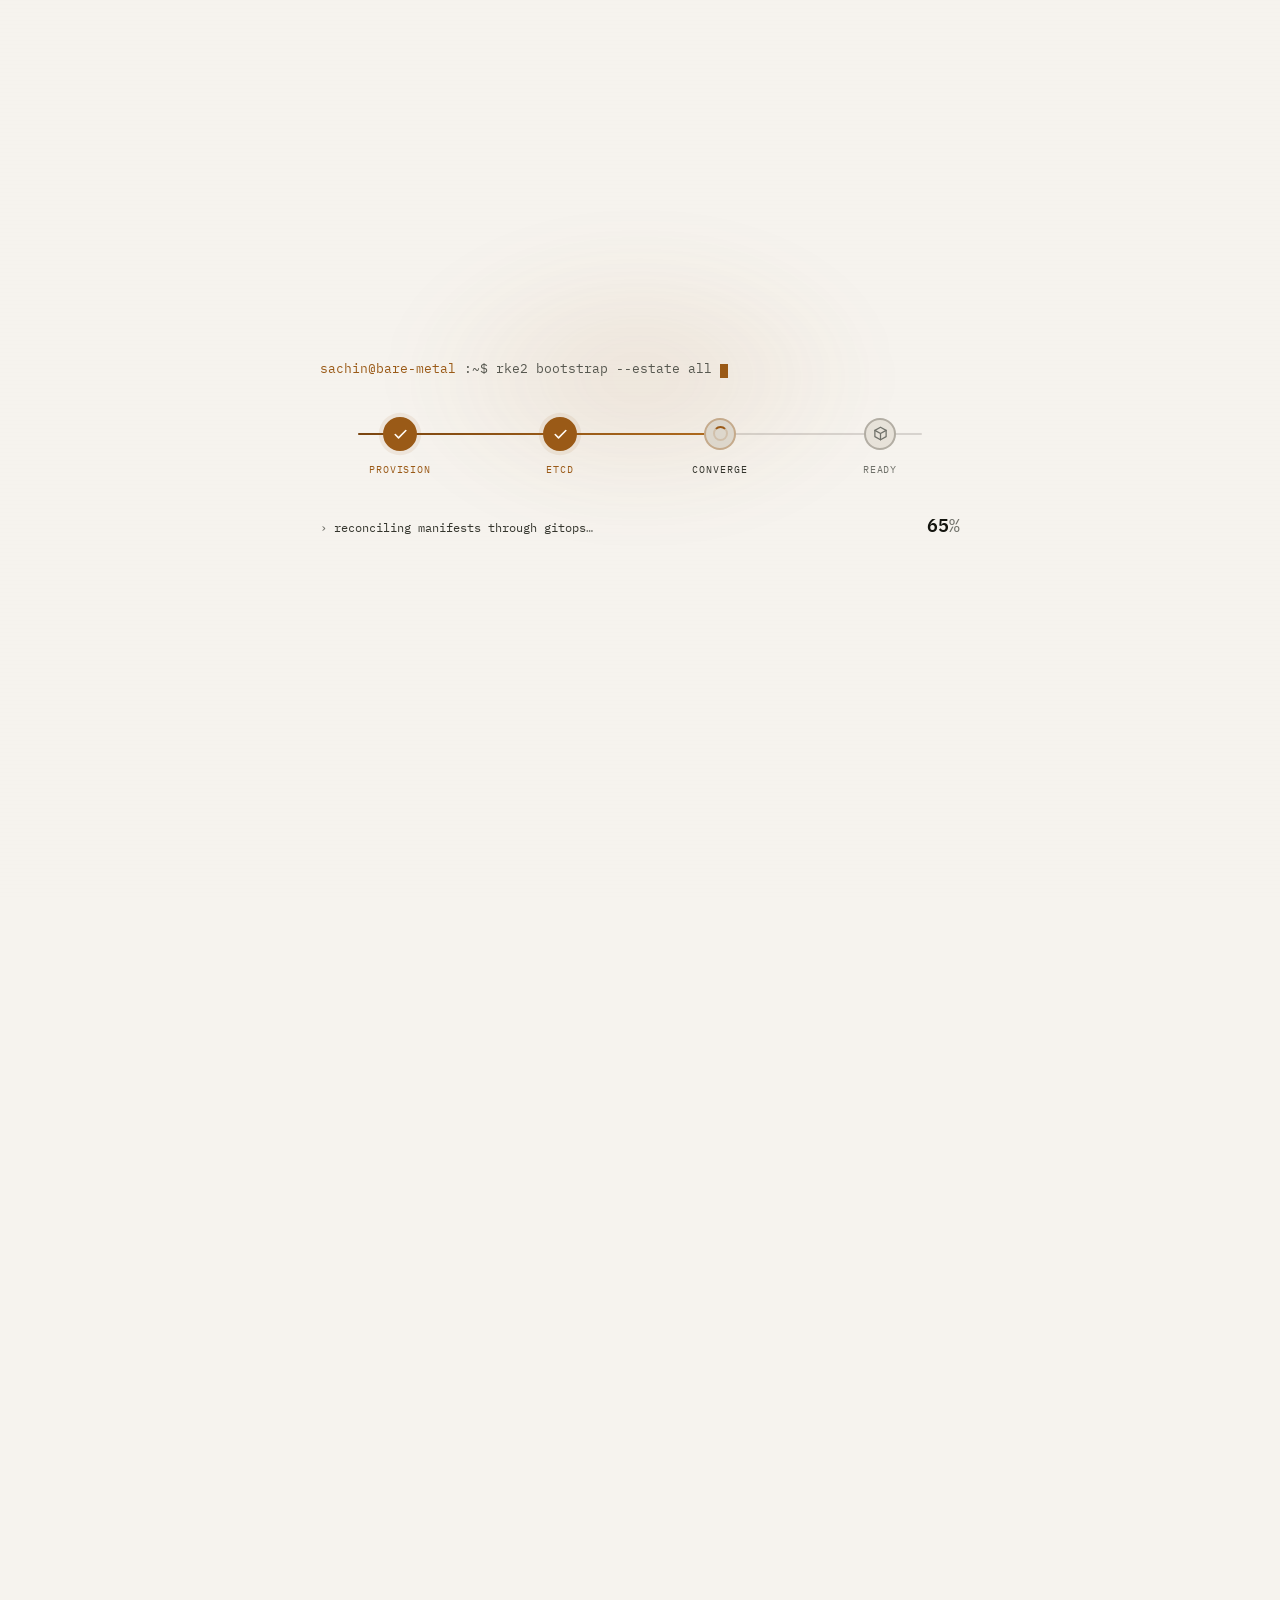
<file: public/index.html>
<!DOCTYPE html>
<html lang="en" data-theme="light">

<head>
  <meta charset="UTF-8">
  <meta name="viewport" content="width=device-width, initial-scale=1.0">
  <title>Sachin Vasle — AI Infrastructure &amp; DevOps Engineer</title>
  <meta name="description"
    content="AI infrastructure and DevOps engineer. Hybrid Kubernetes across on-premises bare metal, AWS EKS, Azure AKS and GKE, self-hosted LLM inference on on-prem GPUs, and an AI-powered SRE root cause analysis platform built from scratch.">
  <meta name="author" content="Sachin Vasle">
  <meta name="robots" content="index, follow, max-image-preview:large">
  <meta name="theme-color" content="#f6f3ee">

  <!-- Theme boot — runs before first paint so there is no flash.
       Light is the default; dark only when the visitor chooses it. -->
  <script>
    (function () {
      document.documentElement.classList.add('js');
      var t = 'light';
      try { var s = localStorage.getItem('theme'); if (s === 'light' || s === 'dark') t = s; } catch (e) { }
      document.documentElement.setAttribute('data-theme', t);
    })();
  </script>

  <meta property="og:type" content="website">
  <meta property="og:title" content="Sachin Vasle — AI Infrastructure &amp; DevOps Engineer">
  <meta property="og:description"
    content="Hybrid Kubernetes on bare metal and AWS, self-hosted LLM inference on on-prem GPUs, and an AI-powered SRE platform written from scratch.">
  <meta property="og:locale" content="en_IN">
  <meta property="og:site_name" content="Sachin Vasle">
  <meta property="og:url" content="https://sachinvasle.in/">
  <meta property="og:image" content="https://sachinvasle.in/req/img/og-cover.png">
  <meta property="og:image:type" content="image/png">
  <meta property="og:image:width" content="1200">
  <meta property="og:image:height" content="630">
  <meta property="og:image:alt" content="Sachin Vasle — DevOps &amp; AI Infrastructure Engineer">
  <meta name="twitter:card" content="summary_large_image">
  <meta name="twitter:title" content="Sachin Vasle — DevOps &amp; AI Infrastructure Engineer">
  <meta name="twitter:description"
    content="Hybrid Kubernetes on bare metal and AWS, self-hosted LLM inference on on-prem GPUs, and an AI-powered SRE platform written from scratch.">
  <meta name="twitter:image" content="https://sachinvasle.in/req/img/og-cover.png">
  <link rel="canonical" href="https://sachinvasle.in/">

  <link rel="me" href="https://www.linkedin.com/in/sachin-vasle-a631bb194/">
  <link rel="me" href="https://github.com/sachinvasle99">
  <link rel="icon" href="req/img/fav/favicon.svg" type="image/svg+xml">
  <link rel="icon" type="image/png" sizes="32x32" href="req/img/fav/favicon-32x32.png">
  <link rel="icon" type="image/png" sizes="16x16" href="req/img/fav/favicon-16x16.png">
  <link rel="apple-touch-icon" href="req/img/fav/apple-touch-icon.png">
  <link rel="manifest" href="req/img/fav/site.webmanifest">


  <link rel="preconnect" href="https://fonts.googleapis.com">
  <link rel="preconnect" href="https://fonts.gstatic.com" crossorigin>
  <link rel="stylesheet"
    href="https://fonts.googleapis.com/css2?family=Archivo:wght@500;600;700&family=IBM+Plex+Mono:wght@400;500;600;700&family=IBM+Plex+Sans:wght@400;500;600&display=swap">
  <link rel="stylesheet" href="req/css/styles.css">
</head>

<body class="is-loading">

  <!-- ═══ Preloader · cluster bootstrap ═══ -->
  <div class="preloader" id="preloader" role="status" aria-live="polite" aria-label="Loading">
    <div class="preloader__glow"></div>
    <div class="preloader__scan"></div>
    <div class="boot">
      <div class="boot__cmd">
        <span class="prompt">sachin@bare-metal</span>
        <span>:~$ rke2 bootstrap --estate all</span>
        <span class="caret"></span>
      </div>

      <div class="pipeline" aria-hidden="true">
        <div class="pipeline__track"><span class="pipeline__fill"></span></div>

        <div class="stage" data-stage="provision">
          <div class="stage__dot">
            <svg class="default" viewBox="0 0 24 24" fill="none" stroke="currentColor" stroke-width="2"
              stroke-linecap="round" stroke-linejoin="round">
              <rect x="3" y="4" width="18" height="6" rx="1" />
              <rect x="3" y="14" width="18" height="6" rx="1" />
              <path d="M7 7h.01M7 17h.01" />
            </svg>
            <span class="spin"></span>
            <svg class="stage__check" viewBox="0 0 24 24" fill="none" stroke="currentColor" stroke-width="2.4"
              stroke-linecap="round" stroke-linejoin="round"><path d="M20 6 9 17l-5-5" /></svg>
          </div>
          <span class="stage__label">Provision</span>
        </div>

        <div class="stage" data-stage="etcd">
          <div class="stage__dot">
            <svg class="default" viewBox="0 0 24 24" fill="none" stroke="currentColor" stroke-width="2"
              stroke-linecap="round" stroke-linejoin="round">
              <ellipse cx="12" cy="5" rx="8" ry="3" />
              <path d="M4 5v14c0 1.66 3.58 3 8 3s8-1.34 8-3V5M4 12c0 1.66 3.58 3 8 3s8-1.34 8-3" />
            </svg>
            <span class="spin"></span>
            <svg class="stage__check" viewBox="0 0 24 24" fill="none" stroke="currentColor" stroke-width="2.4"
              stroke-linecap="round" stroke-linejoin="round"><path d="M20 6 9 17l-5-5" /></svg>
          </div>
          <span class="stage__label">etcd</span>
        </div>

        <div class="stage" data-stage="converge">
          <div class="stage__dot">
            <svg class="default" viewBox="0 0 24 24" fill="none" stroke="currentColor" stroke-width="2"
              stroke-linecap="round" stroke-linejoin="round">
              <path d="M21 12a9 9 0 0 1-9 9 9 9 0 0 1-8.5-6M3 12a9 9 0 0 1 9-9 9 9 0 0 1 8.5 6" />
              <path d="M21 3v6h-6M3 21v-6h6" />
            </svg>
            <span class="spin"></span>
            <svg class="stage__check" viewBox="0 0 24 24" fill="none" stroke="currentColor" stroke-width="2.4"
              stroke-linecap="round" stroke-linejoin="round"><path d="M20 6 9 17l-5-5" /></svg>
          </div>
          <span class="stage__label">Converge</span>
        </div>

        <div class="stage" data-stage="ready">
          <div class="stage__dot">
            <svg class="default" viewBox="0 0 24 24" fill="none" stroke="currentColor" stroke-width="2"
              stroke-linecap="round" stroke-linejoin="round">
              <path d="M12 2 3 7v10l9 5 9-5V7z" /><path d="m3 7 9 5 9-5M12 12v10" />
            </svg>
            <span class="spin"></span>
            <svg class="stage__check" viewBox="0 0 24 24" fill="none" stroke="currentColor" stroke-width="2.4"
              stroke-linecap="round" stroke-linejoin="round"><path d="M20 6 9 17l-5-5" /></svg>
          </div>
          <span class="stage__label">Ready</span>
        </div>
      </div>

      <div class="boot__foot">
        <div class="boot__status"><span class="text-muted">›</span> initializing<span class="text-muted">…</span></div>
        <div class="boot__pct"><span class="n tnum">0</span><span class="s">%</span></div>
      </div>
    </div>
  </div>

  <!-- Ambient backdrop -->
  <div class="backdrop" aria-hidden="true">
    <div class="backdrop__grid"></div>
    <div class="backdrop__glow"></div>
    <div class="backdrop__grain"></div>
  </div>

  <a class="skip-link" href="#main">Skip to content</a>

  <!-- ═══ Navigation ═══ -->
  <header class="site-header" id="siteHeader">
    <nav class="nav" id="nav" aria-label="Primary">
      <a class="brand" href="#hero" aria-label="Sachin Vasle — home" data-cursor="top">
        <span class="brand__mark">SV</span>
        <span class="brand__name">Sachin&nbsp;Vasle</span>
      </a>

      <div class="nav__links" id="navLinks">
        <a class="nav__link is-active" href="#hero">Home</a>
        <a class="nav__link" href="#about">About</a>
        <a class="nav__link" href="#work">Work</a>
        <a class="nav__link" href="#stack">Stack</a>
        <a class="nav__link" href="#xray">XRay</a>
        <a class="nav__link" href="#security">Security</a>
        <a class="nav__link" href="#proof">Proof</a>
        <a class="nav__link" href="#contact">Contact</a>
      </div>

      <div class="nav__right">
        <span class="nav__status" title="Local time · Pune (IST)">
          <span class="live"></span>available
          <span class="clock tnum" data-clock>00:00:00</span>
        </span>
        <button class="theme-toggle" id="themeToggle" type="button" aria-label="Switch theme" data-cursor="theme">
          <svg class="tt-sun" viewBox="0 0 24 24" fill="none" stroke="currentColor" stroke-width="2"
            stroke-linecap="round" stroke-linejoin="round" aria-hidden="true">
            <circle cx="12" cy="12" r="4" />
            <path d="M12 2v2M12 20v2M4.93 4.93l1.41 1.41M17.66 17.66l1.41 1.41M2 12h2M20 12h2M6.34 17.66l-1.41 1.41M19.07 4.93l-1.41 1.41" />
          </svg>
          <svg class="tt-moon" viewBox="0 0 24 24" fill="none" stroke="currentColor" stroke-width="2"
            stroke-linecap="round" stroke-linejoin="round" aria-hidden="true">
            <path d="M21 12.8A9 9 0 1 1 11.2 3a7 7 0 0 0 9.8 9.8z" />
          </svg>
        </button>
        <a class="btn btn--primary nav__cta magnetic" href="#contact" data-cursor="connect">Let's talk</a>
        <button class="nav__toggle" id="navToggle" type="button" aria-label="Toggle menu" aria-expanded="false"
          aria-controls="navLinks">
          <span></span><span></span><span></span>
        </button>
      </div>
    </nav>
  </header>

  <main id="main">

    <!-- ═══ Hero ═══ -->
    <section class="hero" id="hero">
      <div class="container">
        <div class="hero__grid">

          <div class="hero__intro">
            <span class="eyebrow hero__eyebrow">AI Infrastructure &amp; DevOps Engineer at Krista AI
              <span class="reg">&nbsp;· ap-south-1 / Pune</span></span>

            <h1 class="hero__title" aria-label="Sachin Vasle">
              <span class="line line--fill"><span data-decode="SACHIN">SACHIN</span></span>
              <span class="line line--grad"><span data-decode="VASLE">VASLE</span><span class="blink"
                  aria-hidden="true"></span></span>
            </h1>

            <p class="lead hero__lead">
              I build and run <span class="em">hybrid Kubernetes platforms</span> — managed on AWS,
              bare metal on-premises, everything as code — and the
              <span class="em">AI infrastructure</span> that runs on top of them.
            </p>

            <div class="hero__actions">
              <a class="btn btn--primary btn--lg magnetic" href="#xray" data-cursor="open">
                See the work
                <svg class="btn__ico" viewBox="0 0 24 24" fill="none" stroke="currentColor" stroke-width="2"
                  stroke-linecap="round" stroke-linejoin="round">
                  <path d="M5 12h14M13 6l6 6-6 6" />
                </svg>
              </a>
              <a class="btn btn--ghost btn--lg" href="#contact" data-cursor="connect">
                <svg class="btn__ico" viewBox="0 0 24 24" fill="none" stroke="currentColor" stroke-width="2"
                  stroke-linecap="round" stroke-linejoin="round">
                  <path d="M4 4h16v16H4zM4 8h16M8 4v4" />
                </svg>
                Let's connect
              </a>
            </div>

            <div class="status-strip" aria-label="Status">
              <div class="stat">
                <span class="stat__k">status</span>
                <span class="stat__v live"><span class="dot"></span>open to opportunities</span>
              </div>
              <div class="stat">
                <span class="stat__k">experience</span>
                <span class="stat__v">around 5 years · since 2021</span>
              </div>
            </div>
          </div>

          <!-- The platform I work on, as layers. What I do, not what
               my employer owns — no inventory, no counts. -->
          <!-- The platform, bottom-up: cloud and clusters, the tooling that
               drives them, what watches them, and the AI layer on top.
               Capability only — no employer inventory. -->
          <div class="topo" aria-label="Platform layers: cloud, Kubernetes, automation and delivery, observability, security and compliance, and AI infrastructure">
            <svg viewBox="0 0 440 590" fill="none" role="img">

              <!-- the spine: signal running down the stack -->
              <path class="t-link" d="M20 34 V 540" />
              <path class="t-flow" d="M20 34 V 540" pathLength="1" />

              <!-- 1 · cloud -->
              <g class="t-cluster" data-cursor="cloud">
                <rect class="t-plane" x="36" y="16" width="396" height="72" rx="12" />
                <text class="t-planelbl" x="54" y="40">cloud</text>
                <text class="t-meta" x="54" y="60">aws · azure · gcp · multi-region · on-premises</text>
                <text class="t-meta" x="54" y="78">vpc · iam · ec2 · s3 · rds · lambda · cloudfront · elb</text>
                <circle class="t-node t-node--cp" cx="20" cy="52" r="6" />
              </g>

              <!-- 2 · kubernetes -->
              <g class="t-cluster" data-cursor="kubernetes">
                <rect class="t-plane" x="36" y="100" width="396" height="92" rx="12" />
                <text class="t-planelbl" x="54" y="124">kubernetes</text>
                <rect class="t-box" x="54" y="136" width="176" height="44" rx="8" />
                <text class="t-name" x="68" y="154">managed</text>
                <text class="t-meta" x="68" y="170">eks · aks · gke · rancher</text>
                <rect class="t-box" x="240" y="136" width="176" height="44" rx="8" />
                <text class="t-name" x="254" y="154">bare metal · rke2</text>
                <text class="t-meta" x="254" y="170">etcd · cni · certs · upgrades</text>
                <circle class="t-node t-node--cp" cx="20" cy="146" r="6" />
              </g>

              <!-- 3 · automation and delivery -->
              <g class="t-cluster" data-cursor="devops tooling">
                <rect class="t-plane" x="36" y="204" width="396" height="92" rx="12" />
                <text class="t-planelbl" x="54" y="228">automation &amp; delivery</text>
                <rect class="t-box" x="54" y="240" width="176" height="44" rx="8" />
                <text class="t-name" x="68" y="258">as code</text>
                <text class="t-meta" x="68" y="274">terraform · terragrunt · ansible</text>
                <rect class="t-box" x="240" y="240" width="176" height="44" rx="8" />
                <text class="t-name" x="254" y="258">ci/cd · gitops</text>
                <text class="t-meta" x="254" y="274">argocd · fluxcd · jenkins</text>
                <circle class="t-node t-node--cp" cx="20" cy="250" r="6" />
              </g>

              <!-- 4 · observability -->
              <g class="t-cluster" data-cursor="telemetry">
                <rect class="t-plane" x="36" y="308" width="396" height="76" rx="12" />
                <text class="t-planelbl" x="54" y="332">observability</text>
                <text class="t-meta" x="54" y="352">prometheus · grafana · signoz · otel · loki · elk/efk</text>
                <text class="t-meta" x="54" y="370">metrics · logs · traces · dashboards · pagerduty on-call</text>
                <circle class="t-node t-node--cp" cx="20" cy="346" r="6" />
              </g>

              <!-- 5 · security and compliance -->
              <g class="t-cluster" data-cursor="devsecops">
                <rect class="t-plane" x="36" y="396" width="396" height="76" rx="12" />
                <text class="t-planelbl" x="54" y="420">security &amp; compliance</text>
                <text class="t-meta" x="54" y="440">trivy · vault · sealed secrets · eso · rbac · network policy</text>
                <text class="t-meta" x="54" y="458">soc 2 · hipaa · data residency · least-privilege iam</text>
                <circle class="t-node t-node--cp" cx="20" cy="434" r="6" />
              </g>

              <!-- 6 · ai infrastructure -->
              <g class="t-cluster" data-cursor="ai infrastructure">
                <rect class="t-plane" x="36" y="484" width="396" height="92" rx="12" />
                <text class="t-planelbl" x="54" y="508">ai infrastructure</text>
                <text class="t-meta" x="54" y="528">self-hosted llm · on-prem gpu serving · inference tuning</text>
                <text class="t-meta" x="54" y="546">rag · vector search · langchain · langgraph · bedrock</text>
                <text class="t-meta" x="54" y="564">agentic rca · mcp · tool-calling · deterministic core</text>
                <circle class="t-node t-node--cp" cx="20" cy="530" r="6" />
                <circle class="t-ring" cx="20" cy="530" r="6" />
              </g>
            </svg>
          </div>

        </div>
      </div>

      <a class="scroll-cue" href="#about" aria-label="Scroll down" data-cursor="scroll">
        <span class="txt">scroll</span>
        <span class="rail"></span>
      </a>
    </section>

    <!-- ═══ Marquee ═══ -->
    <div class="marquee" aria-label="Toolchain">
      <div class="marquee__track" id="marqueeTrack">
        <span class="marquee__item"><span class="d"></span>Kubernetes</span>
        <span class="marquee__item"><span class="d"></span>RKE2</span>
        <span class="marquee__item"><span class="d"></span>Bare Metal</span>
        <span class="marquee__item"><span class="d"></span>Private Cloud</span>
        <span class="marquee__item"><span class="d"></span>Amazon EKS</span>
        <span class="marquee__item"><span class="d"></span>Azure · AKS</span>
        <span class="marquee__item"><span class="d"></span>GKE</span>
        <span class="marquee__item"><span class="d"></span>Rancher</span>
        <span class="marquee__item"><span class="d"></span>etcd</span>
        <span class="marquee__item"><span class="d"></span>VMware vSphere</span>
        <span class="marquee__item"><span class="d"></span>Terraform</span>
        <span class="marquee__item"><span class="d"></span>Terragrunt</span>
        <span class="marquee__item"><span class="d"></span>CloudFormation</span>
        <span class="marquee__item"><span class="d"></span>AWS CDK</span>
        <span class="marquee__item"><span class="d"></span>Ansible</span>
        <span class="marquee__item"><span class="d"></span>ArgoCD</span>
        <span class="marquee__item"><span class="d"></span>FluxCD</span>
        <span class="marquee__item"><span class="d"></span>Jenkins · JCasC</span>
        <span class="marquee__item"><span class="d"></span>Azure DevOps</span>
        <span class="marquee__item"><span class="d"></span>Backstage</span>
        <span class="marquee__item"><span class="d"></span>Prometheus</span>
        <span class="marquee__item"><span class="d"></span>Grafana</span>
        <span class="marquee__item"><span class="d"></span>SigNoz</span>
        <span class="marquee__item"><span class="d"></span>PagerDuty</span>
        <span class="marquee__item"><span class="d"></span>OpenTelemetry</span>
        <span class="marquee__item"><span class="d"></span>Python · FastAPI</span>
        <span class="marquee__item"><span class="d"></span>Self-hosted LLM</span>
        <span class="marquee__item"><span class="d"></span>GPU Inference</span>
        <span class="marquee__item"><span class="d"></span>RAG · Vector search</span>
        <span class="marquee__item"><span class="d"></span>LangChain · LangGraph</span>
        <span class="marquee__item"><span class="d"></span>Bedrock · Vertex AI</span>
        <span class="marquee__item"><span class="d"></span>MCP</span>
        <span class="marquee__item"><span class="d"></span>Vault</span>
        <span class="marquee__item"><span class="d"></span>KEDA</span>
      </div>
    </div>

    <!-- ═══ 01 · whoami ═══ -->
    <section class="section" id="about">
      <div class="container">
        <div class="about__grid">

          <aside class="idcard" id="idcard" data-reveal data-cursor="that's me">
            <div class="idcard__head">
              <span>identity.card</span>
              <span class="on">verified</span>
            </div>
            <div class="idcard__photo">
              <img src="req/img/profile.jpg" alt="Sachin Vasle" width="823" height="900"
                loading="lazy" decoding="async">
              <span class="idcard__scan" aria-hidden="true"></span>
            </div>
            <div class="idcard__body">
              <div class="idrow"><span class="k">uid</span><span class="v">sachin-vasle</span></div>
              <div class="idrow"><span class="k">role</span><span class="v">DevOps &amp; AI Infra Engineer</span></div>
              <div class="idrow"><span class="k">company</span><span class="v acc">Krista AI</span></div>
              <div class="idrow"><span class="k">what</span><span class="v">enterprise ai automation platform</span></div>
              <div class="idrow"><span class="k">base</span><span class="v">18.5204° N · 73.8567° E</span></div>
              <div class="idrow"><span class="k">tz</span><span class="v">IST · UTC+05:30</span></div>
              <div class="idrow"><span class="k">exp</span><span class="v">around 5 years · since 2021</span></div>
              <div class="idrow"><span class="k">certs</span><span class="v">AWS SAA-C03 · CKA</span></div>
              <div class="idrow"><span class="k">status</span><span class="v acc">● open to opportunities</span></div>
            </div>
          </aside>

          <div class="about__body">
            <div class="section-head" style="margin-bottom:1.3rem">
              <span class="eyebrow" data-reveal><span class="idx">01</span> — whoami</span>
              <h2 data-reveal>I build the platform,<br>and the AI that runs on it.</h2>
            </div>

            <p class="lead-big" data-reveal>
              DevOps, SRE and platform engineering across cloud and bare metal —
              <span class="dim">plus the GPU and inference layer that modern products now expect
                underneath them.</span>
            </p>

            <p class="lead" data-reveal>
              I have run that migration in <span class="hl">both directions</span> — on-premises
              onto EKS at one company, and EKS back onto our own hardware at the next. Very few
              people have done the second one.
            </p>

            <p data-reveal>
              <span class="hl">Cloud to bare metal.</span> At <span class="hl">Krista AI</span>, an
              enterprise AI automation company, we moved production off EKS and
              onto Kubernetes we run ourselves, and built the private cloud underneath it to do so —
              the compute, the networking, the storage and the platform services a managed control
              plane had been quietly providing. Cost and data residency drove the decision;
              delivering it meant owning every layer that AWS used to own for us.
            </p>

            <p data-reveal>
              <span class="hl">Bare metal to cloud.</span> Earlier, at Revent Labs, I ran it the
              other way: on-premises workloads onto EKS, with the whole footprint — VPCs, subnets,
              IAM, node groups and supporting services — as reusable Terraform and Terragrunt
              modules replicated across multiple regions for fast failover. Alongside it, ECR,
              Route 53, ELB, RDS and Aurora, Lambda and Secrets Manager, with least-privilege IAM
              throughout, plus GCP and GKE.
            </p>

            <p data-reveal>
              <span class="hl">Running your own</span> means no managed control plane to hide
              behind, so I own the whole lifecycle: control-plane and worker provisioning, etcd
              health and backups, rolling upgrades, certificate rotation, and the deep
              troubleshooting that lands on the API server, scheduler, kubelet, CoreDNS and the CNI.
              Node build-out is Ansible, so onboarding a machine is a playbook rather than an
              afternoon. On-call runs through PagerDuty, so a real failure reaches a phone rather
              than a channel nobody is reading.
            </p>

            <p data-reveal>
              <span class="hl">Delivery is declarative all the way down.</span> Jenkins runs from
              <span class="hl">Jenkins Configuration as Code (JCasC)</span> — controllers, plugins,
              credentials and jobs defined in YAML in Git, so a Jenkins instance is something you
              rebuild from a repository rather than a pet nobody dares restart, and a change to CI
              gets reviewed like any other change. Around it: GitHub Actions, GitLab CI and
              Bitbucket Pipelines running inside Kubernetes, JFrog Artifactory governing artifact
              promotion, and GitOps on ArgoCD — FluxCD at Revent Labs — giving teams self-service deploys with
              rollbacks that work.
            </p>

            <p data-reveal>
              <span class="hl">Observability</span> is one layer across the whole estate —
              Prometheus, Grafana, SigNoz, OpenTelemetry and ELK/EFK for metrics, logs and traces,
              with the dashboards and alerting that incident response actually runs on, and
              PagerDuty carrying the pages that matter.
            </p>

            <p data-reveal>
              <span class="hl">On the AI side</span> I run self-hosted LLM inference on
              on-premises GPU compute — model serving, GPU utilization, inference performance,
              context management and tool-calling — and I designed and wrote
              <span class="hl">Krista XRay</span>, the AI-powered SRE platform that uses it, where
              the model reasons over real production telemetry it is structurally forbidden from
              writing to. Next: Kubernetes orchestration for GPU workloads, and Go controllers with
              Kubebuilder.
            </p>

            <div class="principles" data-stagger>
              <article class="principle">
                <span class="principle__n">01</span>
                <h3>Everything as code</h3>
                <p>Terraform and Terragrunt for infrastructure, Ansible for machines, Git as the
                  source of truth for what is deployed. A change nobody can review is a change
                  nobody can undo.</p>
              </article>
              <article class="principle">
                <span class="principle__n">02</span>
                <h3>Read-only by default</h3>
                <p>Production starts at <code class="mono">get</code>, <code class="mono">describe</code>,
                  <code class="mono">logs</code>. Anything that mutates a live cluster is named and
                  confirmed — including for the tools I build.</p>
              </article>
              <article class="principle">
                <span class="principle__n">03</span>
                <h3>Deterministic core, narrating edge</h3>
                <p>Code computes the evidence; the model interprets it. A number the LLM derived
                  itself is a number nobody can reproduce.</p>
              </article>
              <article class="principle">
                <span class="principle__n">04</span>
                <h3>Keep the model on our hardware</h3>
                <p>Self-hosted inference is not a cost exercise. It is what lets an investigation
                  read production telemetry without shipping it to a third party.</p>
              </article>
            </div>
          </div>

        </div>
      </div>
    </section>

    <!-- ═══ 02 · Work ═══ -->
    <section class="section" id="work">
      <div class="container">
        <div class="section-head">
          <span class="eyebrow" data-reveal><span class="idx">02</span> — git log --career</span>
          <h2 data-reveal>Deployment history.</h2>
        </div>

        <!-- career as a commit graph — the two branches are the two
             migrations, run in opposite directions -->
        <div class="gitgraph" data-reveal>
          <div class="gitgraph__cap"><span class="d"></span>git log --graph --career · hover a commit</div>
          <svg viewBox="0 0 936 230" fill="none" role="img"
            aria-label="Career as a git graph: DXC 2021, Revent Labs 2022 with an on-premises to EKS branch, Krista 2024 with an EKS to on-premises branch, merging at HEAD">

            <!-- main branch -->
            <path class="g-line g-main" d="M40 115 H 860" />

            <!-- branch up: on-prem → EKS (Revent Labs) -->
            <path class="g-line g-branch"
              d="M330 115 C 380 115, 385 55, 435 55 H 520 C 570 55, 575 115, 625 115" />
            <path class="g-flow"
              d="M330 115 C 380 115, 385 55, 435 55 H 520 C 570 55, 575 115, 625 115" pathLength="1" />

            <!-- branch down: EKS → on-prem, private cloud (Krista) -->
            <path class="g-line g-branch"
              d="M625 115 C 675 115, 680 178, 730 178 H 780 C 815 178, 820 115, 850 115" />
            <path class="g-flow"
              d="M625 115 C 675 115, 680 178, 730 178 H 780 C 815 178, 820 115, 850 115" pathLength="1" />

            <!-- commits on main -->
            <g class="g-commit" data-cursor="a1c0de5">
              <circle class="g-hit" cx="120" cy="115" r="26" />
              <circle class="g-c" cx="120" cy="115" r="7" />
              <text class="g-t" x="120" y="145" text-anchor="middle">Jul 2021 · DXC Technology</text>
              <text class="g-t g-t--dim" x="120" y="161" text-anchor="middle">100+ workloads · aws eks</text>
            </g>

            <g class="g-commit" data-cursor="b2e7a1f">
              <circle class="g-hit" cx="330" cy="115" r="26" />
              <circle class="g-c g-c--acc" cx="330" cy="115" r="7" />
              <text class="g-t" x="330" y="145" text-anchor="middle">Dec 2022 · Revent Labs</text>
              <text class="g-t g-t--dim" x="330" y="161" text-anchor="middle">checkout -b feat/to-cloud</text>
            </g>

            <g class="g-commit" data-cursor="c3f0000">
              <circle class="g-hit" cx="625" cy="115" r="26" />
              <circle class="g-c g-c--acc" cx="625" cy="115" r="7" />
              <text class="g-t" x="625" y="98" text-anchor="middle">Oct 2024 · Krista AI</text>
            </g>

            <!-- branch-up commit -->
            <g class="g-commit" data-cursor="add5afe">
              <circle class="g-hit" cx="477" cy="55" r="26" />
              <circle class="g-c g-c--acc" cx="477" cy="55" r="7" />
              <text class="g-t" x="477" y="34" text-anchor="middle">on-prem → EKS</text>
              <text class="g-t g-t--dim" x="477" y="78" text-anchor="middle">terraform · terragrunt · multi-region</text>
            </g>

            <!-- branch-down commit -->
            <g class="g-commit" data-cursor="dec0ded">
              <circle class="g-hit" cx="755" cy="178" r="26" />
              <circle class="g-c g-c--acc" cx="755" cy="178" r="7" />
              <text class="g-t" x="755" y="204" text-anchor="middle">EKS → on-prem</text>
              <text class="g-t g-t--dim" x="755" y="220" text-anchor="middle">private cloud, built from the metal</text>
            </g>

            <!-- HEAD -->
            <g class="g-commit" data-cursor="HEAD → now">
              <circle class="g-hit" cx="860" cy="115" r="28" />
              <circle class="g-c g-c--acc" cx="860" cy="115" r="8" />
              <circle class="g-ring" cx="860" cy="115" r="8" />
              <g class="g-tag">
                <rect x="788" y="70" width="126" height="26" rx="13" />
                <text x="851" y="87" text-anchor="middle">HEAD · shipping</text>
              </g>
            </g>
          </svg>
        </div>

        <div class="timeline">

          <article class="release" data-reveal>
            <div class="release__aside">
              <span class="release__tag">release/2024.10 — HEAD</span>
              <h3 class="release__co">Krista AI</h3>
              <p class="release__what">enterprise AI automation platform</p>
              <p class="release__period">Oct 2024 → present · Pune, Hybrid</p>
            </div>
            <div class="release__main">
              <h4 class="release__role">DevOps Engineer <span class="now">now</span></h4>
              <p class="release__sum">
                Own a <span class="hl">hybrid Kubernetes platform</span> spanning managed clusters
                on AWS and bare-metal RKE2 on-premises — and led the migration of production
                <span class="hl">off EKS and onto our own Kubernetes</span>, building the private
                cloud underneath it.
              </p>
              <ul class="role__points">
                <li><b>Private cloud, built from the metal up.</b> Stood up the data-centre platform
                  that replaced what EKS had been providing — <span class="hl">VMware vSphere</span>
                  virtualization, compute, storage classes, load balancing, container registry,
                  secrets and ingress — so production runs on hardware we own and can upgrade
                  without a maintenance window. The delivery tier in front of it runs on load
                  balancers, <span class="hl">web application firewalls</span> and API gateways,
                  designed to <span class="hl">Zero Trust</span> principles: least-privilege IAM,
                  workload identity in place of static keys, and credentials brokered at
                  runtime.</li>
                <li><b>Kubernetes lifecycle, both worlds.</b> Control-plane and worker provisioning,
                  etcd health and backups, rolling upgrades, certificate rotation, and the deep
                  troubleshooting that lands on the API server, scheduler, kubelet, CoreDNS and the
                  CNI — across RKE2 on bare metal and Amazon EKS.</li>
                <li><b>Storage on bare metal.</b> The layer a managed platform hands you for free
                  and a data centre does not: <span class="hl">TopoLVM</span> for local-volume
                  provisioning, with <span class="hl">Ceph</span> and <span class="hl">Longhorn</span>
                  for replicated block storage — storage classes, PVC lifecycle, capacity and
                  recovery all owned in-house.</li>
                <li><b>AWS, as code.</b> Multi-region workloads with VPCs, subnets, IAM, node groups
                  and supporting services in reusable Terraform and Terragrunt modules. Day to day
                  that means <span class="hl">EKS, EC2, VPC, IAM, ELB, Route&nbsp;53, S3, EBS, ECR,
                  RDS, CloudWatch, CloudFront, Lambda and Secrets Manager</span> — with cost kept
                  honest through rightsizing, storage lifecycle policies and idle-resource
                  cleanup. Terraform is the default; <span class="hl">CloudFormation and the AWS
                  CDK</span> where a stack already lives there.</li>
                <li><b>Azure, end to end.</b> Delivered on-premises to Azure migrations:
                  <span class="hl">landing zone design</span>, virtual networks and NSGs,
                  Application Gateway, <span class="hl">Entra ID</span> with least-privilege role
                  assignments, Key Vault for secrets, workloads onto <span class="hl">AKS</span>,
                  and delivery through <span class="hl">Azure DevOps</span> pipelines — cutover
                  with nothing customer-visible.</li>
                <li><b>Networking that spans both sides.</b> CNI and CoreDNS on bare metal, ingress
                  controllers and load balancing, network policies and multi-tenant namespace
                  isolation, and the firewall and routing work that hybrid connectivity actually
                  needs.</li>
                <li><b>Delivery, declarative end to end.</b> Jenkins from
                  <span class="hl">JCasC</span> — controllers, plugins, credentials and jobs as YAML
                  in Git — plus GitHub Actions, GitLab CI and Bitbucket Pipelines inside Kubernetes,
                  JFrog Artifactory for artifact promotion, Helm and Kustomize for packaging,
                  GitOps on ArgoCD with automated rollback, and a
                  <span class="hl">Backstage service catalog</span> so teams provision their own
                  environments.</li>
                <li><b>AI and GPU infrastructure.</b> Self-hosted LLM inference on on-premises GPU
                  compute — model serving, GPU utilization, inference performance, context
                  management and tool-calling — and Krista XRay, the AI-powered SRE platform built
                  on top of it. Extending into Kubernetes orchestration for GPU workloads.</li>
                <li><b>RAG and the GenAI platform behind it.</b> Retrieval built on
                  <span class="hl">vector search</span> over telemetry and runbook content in
                  OpenSearch and Amazon Kendra, orchestrated in
                  <span class="hl">LangChain and LangGraph</span> with branching, retries and human
                  review points. Model access is abstracted across
                  <span class="hl">Amazon Bedrock, Vertex AI, Azure AI</span> and self-hosted
                  models, so a workload runs wherever the cost, latency and data-residency
                  constraint puts it — with the MLOps path around it covering deployment,
                  evaluation and monitoring for model decay.</li>
                <li><b>Observability and on-call.</b> Prometheus, Grafana, SigNoz, OpenTelemetry and
                  ELK/EFK for metrics, logs and traces, with the dashboards and alerting incident
                  response runs on, escalating through PagerDuty.</li>
                <li><b>PostgreSQL on RAM-backed storage.</b> Moved database volumes for ephemeral
                  environments onto RAM-backed storage so the disk stopped being the bottleneck —
                  environment provisioning and test cycles that used to be a coffee break now finish
                  while you are still looking at the screen.</li>
                <li><b>Operators, secrets and access.</b> Sealed Secrets, KEDA and the Prometheus
                  Operator — CRD lifecycle, upgrades and reconciliation failures — with HashiCorp
                  Vault, RBAC and least-privilege IAM throughout, and production read-only by
                  default.</li>
              </ul>
              <div class="outcomes">
                <span class="outcomes__cap">result</span>
                <ul>
                  <li><b>99.99% application uptime</b> sustained across the platform.</li>
                  <li><b>No unplanned customer-facing downtime</b> through the cutover from EKS to
                    self-operated Kubernetes.</li>
                  <li><b>Environment provisioning and test cycles cut dramatically</b> by moving
                    ephemeral database volumes to RAM-backed storage.</li>
                  <li><b>Production incidents reach a person, not a channel</b> — alerting wired to
                    PagerDuty escalation instead of a dashboard nobody is watching.</li>
                </ul>
              </div>
              <div class="release__chips chips" data-stagger>
                <span class="kchip"><span class="d"></span>Amazon EKS</span>
                <span class="kchip"><span class="d"></span>AWS</span>
                <span class="kchip"><span class="d"></span>Azure · AKS</span>
                <span class="kchip"><span class="d"></span>Azure DevOps</span>
                <span class="kchip"><span class="d"></span>Entra ID</span>
                <span class="kchip"><span class="d"></span>RKE2</span>
                <span class="kchip"><span class="d"></span>Rancher</span>
                <span class="kchip"><span class="d"></span>Bare metal</span>
                <span class="kchip"><span class="d"></span>VMware vSphere</span>
                <span class="kchip"><span class="d"></span>Private cloud</span>
                <span class="kchip"><span class="d"></span>TopoLVM</span>
                <span class="kchip"><span class="d"></span>Ceph</span>
                <span class="kchip"><span class="d"></span>Longhorn</span>
                <span class="kchip"><span class="d"></span>Terraform</span>
                <span class="kchip"><span class="d"></span>Terragrunt</span>
                <span class="kchip"><span class="d"></span>Ansible</span>
                <span class="kchip"><span class="d"></span>ArgoCD</span>
                <span class="kchip"><span class="d"></span>Jenkins · JCasC</span>
                <span class="kchip"><span class="d"></span>Backstage</span>
                <span class="kchip"><span class="d"></span>CloudFormation · CDK</span>
                <span class="kchip"><span class="d"></span>Helm</span>
                <span class="kchip"><span class="d"></span>GPU / LLM serving</span>
                <span class="kchip"><span class="d"></span>RAG · Vector search</span>
                <span class="kchip"><span class="d"></span>LangChain · LangGraph</span>
                <span class="kchip"><span class="d"></span>Bedrock · Vertex AI</span>
                <span class="kchip"><span class="d"></span>SigNoz</span>
                <span class="kchip"><span class="d"></span>PagerDuty</span>
                <span class="kchip"><span class="d"></span>Vault</span>
                <span class="kchip"><span class="d"></span>Python</span>
              </div>
            </div>
          </article>

          <article class="release" data-reveal>
            <div class="release__aside">
              <span class="release__tag">release/2022.12</span>
              <h3 class="release__co">Revent Labs</h3>
              <p class="release__period">Dec 2022 → Sep 2024</p>
            </div>
            <div class="release__main">
              <h4 class="release__role">SDE-1 · cloud &amp; platform</h4>
              <p class="release__sum">
                Migrated <span class="hl">on-premises workloads onto AWS EKS</span> and ran the
                AWS, Azure and GCP estates behind them — the whole footprint as reusable Terraform and
                Terragrunt modules, replicated across <span class="hl">multiple regions</span> for
                rapid failover.
              </p>
              <ul class="role__points">
                <li><b>On-premises to EKS.</b> Planned and executed the move of workloads off
                  on-premises infrastructure onto Amazon EKS, standing up the networking, IAM, node
                  groups and delivery path in the target account before cutting over.</li>
                <li><b>Infrastructure as code, region-portable.</b> Reusable Terraform modules
                  composed with Terragrunt so an environment could be replicated into another region
                  from the same source — the thing that made rapid failover realistic rather than
                  theoretical.</li>
                <li><b>AWS breadth.</b> VPC, IAM, EC2, ELB, ASG, EKS, ECS, ECR, EBS, S3, RDS and
                  Aurora, Route&nbsp;53, CloudFront, Lambda, CloudWatch, SQS, SNS and Secrets Manager, built for
                  high availability, security and scale.</li>
                <li><b>GCP breadth.</b> VPC, Compute Engine, IAM, firewalls, GKE, Artifact Registry,
                  GCS, Cloud SQL, Cloud Logging, Pub/Sub, Cloud Functions, load balancing and Secret
                  Manager.</li>
                <li><b>Azure breadth.</b> Virtual networks and NSGs, Entra ID, AKS, Application
                  Gateway, Blob Storage, Key Vault, Azure Monitor and Azure DevOps pipelines —
                  the third estate in the multi-cloud footprint, covering compute, networking,
                  identity and managed data services.</li>
                <li><b>Database migrations.</b> Led Amazon RDS to Aurora Serverless, implemented a
                  global RDS cluster, and moved MongoDB to Atlas — each for scalability and
                  performance headroom rather than for its own sake.</li>
                <li><b>Kubernetes delivery and autoscaling.</b> EKS managed through FluxCD, ArgoCD
                  and Helmfile, improving deployment frequency, with HPA, VPA and KEDA tuning
                  cluster behaviour to actual load.</li>
                <li><b>CI/CD pipelines.</b> GitHub Actions and Jenkins, integrated with Jira for
                  traceability and SonarQube for code quality gates.</li>
                <li><b>Monitoring and logging.</b> CloudWatch, Grafana, Loki, Promtail and the EFK
                  and PLG stacks, with alerting built to cut response time, and Helm-based
                  deployments configured for high availability.</li>
                <li><b>Secrets management.</b> HashiCorp Vault, Sealed Secrets and the External
                  Secrets Operator, wired into AWS and GCP Secrets Manager so nothing sensitive
                  lived in a manifest.</li>
                <li><b>Automation and legacy migration.</b> Ansible playbooks, roles and collections
                  driven from GitHub Actions for end-to-end deployment and testing, plus a migration
                  of RightScale RightScripts to equivalent Terraform configurations and Ansible
                  roles.</li>
                <li><b>Cost optimization.</b> Route&nbsp;53, Transit Gateway and AWS Organizations
                  managed down to what the business actually needed.</li>
              </ul>
              <div class="outcomes">
                <span class="outcomes__cap">result</span>
                <ul>
                  <li><b>Rapid multi-region failover</b> became realistic — an environment could be
                    rebuilt in another region from the same Terraform source.</li>
                  <li><b>Higher deployment frequency</b> after moving EKS delivery onto FluxCD,
                    ArgoCD and Helmfile.</li>
                  <li><b>Database platform modernised</b> — RDS to Aurora Serverless, a global RDS
                    cluster, and MongoDB onto Atlas, each for scale headroom.</li>
                  <li><b>Credentials out of manifests entirely</b>, via Vault, Sealed Secrets and
                    ESO backed by AWS and GCP Secrets Manager.</li>
                </ul>
              </div>
              <div class="release__chips chips" data-stagger>
                <span class="kchip"><span class="d"></span>AWS</span>
                <span class="kchip"><span class="d"></span>GCP · GKE</span>
                <span class="kchip"><span class="d"></span>Azure · AKS</span>
                <span class="kchip"><span class="d"></span>Azure DevOps</span>
                <span class="kchip"><span class="d"></span>Terraform</span>
                <span class="kchip"><span class="d"></span>Terragrunt</span>
                <span class="kchip"><span class="d"></span>Amazon EKS</span>
                <span class="kchip"><span class="d"></span>CloudFront</span>
                <span class="kchip"><span class="d"></span>Aurora Serverless</span>
                <span class="kchip"><span class="d"></span>MongoDB Atlas</span>
                <span class="kchip"><span class="d"></span>Helmfile</span>
                <span class="kchip"><span class="d"></span>ArgoCD · FluxCD</span>
                <span class="kchip"><span class="d"></span>GKE · GAR · GCS</span>
                <span class="kchip"><span class="d"></span>Cloud SQL · Pub/Sub</span>
                <span class="kchip"><span class="d"></span>EC2 · VPC · IAM · ELB</span>
                <span class="kchip"><span class="d"></span>Lambda · SQS · SNS</span>
                <span class="kchip"><span class="d"></span>HPA · VPA · KEDA</span>
                <span class="kchip"><span class="d"></span>GitHub Actions</span>
                <span class="kchip"><span class="d"></span>SonarQube</span>
                <span class="kchip"><span class="d"></span>Loki · PLG</span>
                <span class="kchip"><span class="d"></span>Vault · ESO</span>
                <span class="kchip"><span class="d"></span>Ansible</span>
              </div>
            </div>
          </article>

          <article class="release" data-reveal>
            <div class="release__aside">
              <span class="release__tag">release/2021.07</span>
              <h3 class="release__co">DXC Technology</h3>
              <p class="release__period">Jul 2021 → Nov 2022 · Remote</p>
            </div>
            <div class="release__main">
              <h4 class="release__role">Associate Software Engineer</h4>
              <p class="release__sum">
                Managed production Kubernetes on <span class="hl">AWS EKS carrying 100+
                workloads</span> for enterprise client environments, specialising in critical
                production troubleshooting.
              </p>
              <ul class="role__points">
                <li><b>EKS cluster management at scale.</b> Ran production clusters carrying 100+
                  workloads across <span class="hl">EC2, VPC, IAM, ELB, S3, EBS, ECR, Route&nbsp;53
                  and CloudWatch</span>, keeping resource utilization and platform stability in
                  hand, and became the person critical Kubernetes production issues got escalated
                  to.</li>
                <li><b>Helm-based delivery.</b> Developed and maintained Helm charts for application
                  deployment onto EKS, making releases consistent and repeatable instead of
                  hand-assembled per environment.</li>
                <li><b>Multistage Dockerfiles.</b> Designed image builds that package an application
                  and its dependencies while keeping the runtime layer to what actually runs — the
                  same image behaving identically across development, test and production.</li>
                <li><b>Ingress and network policy.</b> Configured Nginx and Traefik ingress
                  controllers for application traffic, with Cilium and Calico network policies
                  enforcing workload isolation and tightening the cluster's network posture.</li>
                <li><b>Observability and alerting.</b> Built and maintained Grafana alerts covering
                  system health, so infrastructure and application problems reached the SysOps team
                  before users noticed them.</li>
                <li><b>Cost optimization.</b> Cut AWS spend across multiple client projects using
                  Kubecost for per-workload visibility across EKS, alongside traffic optimization
                  through Traefik ingress.</li>
                <li><b>Automation.</b> Reusable Bash tooling for testing procedures, removing manual
                  effort and making results consistent run to run.</li>
              </ul>
              <div class="outcomes">
                <span class="outcomes__cap">result</span>
                <ul>
                  <li><b>100+ production workloads kept stable</b> across enterprise client
                    clusters, as the escalation point for critical Kubernetes issues.</li>
                  <li><b>AWS spend reduced</b> across multiple client projects through Kubecost
                    visibility and Traefik traffic optimization.</li>
                  <li><b>Issues surfaced before users noticed</b> — Grafana alerting routed to the
                    SysOps team ahead of impact.</li>
                </ul>
              </div>
              <div class="release__chips chips" data-stagger>
                <span class="kchip"><span class="d"></span>AWS</span>
                <span class="kchip"><span class="d"></span>Amazon EKS</span>
                <span class="kchip"><span class="d"></span>EC2 · VPC · IAM</span>
                <span class="kchip"><span class="d"></span>ELB · Route 53</span>
                <span class="kchip"><span class="d"></span>S3 · EBS · ECR</span>
                <span class="kchip"><span class="d"></span>CloudWatch</span>
                <span class="kchip"><span class="d"></span>Kubernetes</span>
                <span class="kchip"><span class="d"></span>Helm</span>
                <span class="kchip"><span class="d"></span>Docker</span>
                <span class="kchip"><span class="d"></span>Grafana</span>
                <span class="kchip"><span class="d"></span>Nginx · Traefik</span>
                <span class="kchip"><span class="d"></span>Cilium · Calico</span>
                <span class="kchip"><span class="d"></span>Kubecost</span>
                <span class="kchip"><span class="d"></span>Bash</span>
              </div>
            </div>
          </article>

        </div>

      </div>
    </section>

    <!-- ═══ 03 · Stack ═══ -->
    <section class="section" id="stack">
      <div class="container">
        <div class="section-head">
          <span class="eyebrow" data-reveal><span class="idx">03</span> — cat stack.yaml</span>
          <h2 data-reveal>The toolchain, declared.</h2>
        </div>

        <div class="stack-stage" data-reveal>
          <figure class="spec" id="spec">
            <figcaption>
              <span class="d"></span>
              <span class="path">infra/</span>stack.yaml
              <span class="spec__hint">hover a card ↓</span>
            </figcaption>
            <pre><span class="ln"><span class="no">1</span><span class="k">stack</span><span class="p">:</span></span><span class="ln" data-key="cloud"><span class="no">2</span>  <span class="k">cloud</span><span class="p">:</span>          <span class="p">[</span><span class="v">aws</span><span class="p">,</span> <span class="v">azure</span><span class="p">,</span> <span class="v">gcp</span><span class="p">,</span> <span class="v">on-premises</span><span class="p">,</span> <span class="v">vmware-vsphere</span><span class="p">,</span> <span class="v">multi-region</span><span class="p">]</span></span><span class="ln" data-key="kubernetes"><span class="no">3</span>  <span class="k">kubernetes</span><span class="p">:</span>     <span class="p">[</span><span class="v">rke2</span><span class="p">,</span> <span class="v">eks</span><span class="p">,</span> <span class="v">aks</span><span class="p">,</span> <span class="v">gke</span><span class="p">,</span> <span class="v">rancher</span><span class="p">,</span> <span class="v">bare-metal</span><span class="p">,</span> <span class="v">private-cloud</span><span class="p">,</span> <span class="v">etcd</span><span class="p">,</span> <span class="v">cni</span><span class="p">,</span> <span class="v">coredns</span><span class="p">]</span></span><span class="ln" data-key="storage"><span class="no">4</span>  <span class="k">storage</span><span class="p">:</span>        <span class="p">[</span><span class="v">topolvm</span><span class="p">,</span> <span class="v">ceph</span><span class="p">,</span> <span class="v">longhorn</span><span class="p">,</span> <span class="v">storage-classes</span><span class="p">,</span> <span class="v">ebs</span><span class="p">,</span> <span class="v">s3</span><span class="p">]</span></span><span class="ln" data-key="infrastructure"><span class="no">5</span>  <span class="k">infrastructure</span><span class="p">:</span> <span class="p">[</span><span class="v">terraform</span><span class="p">,</span> <span class="v">terragrunt</span><span class="p">,</span> <span class="v">ansible</span><span class="p">,</span> <span class="v">cloudformation</span><span class="p">,</span> <span class="v">aws-cdk</span><span class="p">]</span></span><span class="ln" data-key="containers"><span class="no">6</span>  <span class="k">containers</span><span class="p">:</span>     <span class="p">[</span><span class="v">docker</span><span class="p">,</span> <span class="v">containerd</span><span class="p">,</span> <span class="v">ecr</span><span class="p">,</span> <span class="v">artifact-registry</span><span class="p">,</span> <span class="v">artifactory</span><span class="p">]</span></span><span class="ln" data-key="delivery"><span class="no">7</span>  <span class="k">delivery</span><span class="p">:</span>       <span class="p">[</span><span class="v">helm</span><span class="p">,</span> <span class="v">helmfile</span><span class="p">,</span> <span class="v">kustomize</span><span class="p">,</span> <span class="v">argocd</span><span class="p">,</span> <span class="v">fluxcd</span><span class="p">,</span> <span class="v">jenkins-jcasc</span><span class="p">,</span> <span class="v">azure-devops</span><span class="p">,</span> <span class="v">github-actions</span><span class="p">,</span> <span class="v">gitlab-ci</span><span class="p">,</span> <span class="v">bitbucket-pipelines</span><span class="p">,</span> <span class="v">backstage</span><span class="p">]</span></span><span class="ln" data-key="scaling"><span class="no">8</span>  <span class="k">scaling</span><span class="p">:</span>        <span class="p">[</span><span class="v">hpa</span><span class="p">,</span> <span class="v">vpa</span><span class="p">,</span> <span class="v">keda</span><span class="p">,</span> <span class="v">cluster-autoscaler</span><span class="p">]</span></span><span class="ln" data-key="networking"><span class="no">9</span>  <span class="k">networking</span><span class="p">:</span>     <span class="p">[</span><span class="v">vpc</span><span class="p">,</span> <span class="v">ingress-nginx</span><span class="p">,</span> <span class="v">traefik</span><span class="p">,</span> <span class="v">cilium</span><span class="p">,</span> <span class="v">calico</span><span class="p">,</span> <span class="v">load-balancing</span><span class="p">,</span> <span class="v">waf</span><span class="p">,</span> <span class="v">api-gateway</span><span class="p">,</span> <span class="v">dns</span><span class="p">,</span> <span class="v">cloudfront</span><span class="p">]</span></span><span class="ln" data-key="observability"><span class="no">10</span>  <span class="k">observability</span><span class="p">:</span>  <span class="p">[</span><span class="v">prometheus</span><span class="p">,</span> <span class="v">grafana</span><span class="p">,</span> <span class="v">signoz</span><span class="p">,</span> <span class="v">opentelemetry</span><span class="p">,</span> <span class="v">loki</span><span class="p">,</span> <span class="v">promtail</span><span class="p">,</span> <span class="v">elk</span><span class="p">,</span> <span class="v">pagerduty</span><span class="p">]</span></span><span class="ln" data-key="security"><span class="no">11</span>  <span class="k">security</span><span class="p">:</span>       <span class="p">[</span><span class="v">trivy</span><span class="p">,</span> <span class="v">sonarqube</span><span class="p">,</span> <span class="v">vault</span><span class="p">,</span> <span class="v">sealed-secrets</span><span class="p">,</span> <span class="v">external-secrets</span><span class="p">,</span> <span class="v">rbac</span><span class="p">,</span> <span class="v">network-policy</span><span class="p">]</span></span><span class="ln" data-key="compliance"><span class="no">12</span>  <span class="k">compliance</span><span class="p">:</span>     <span class="p">[</span><span class="v">soc2</span><span class="p">,</span> <span class="v">hipaa</span><span class="p">,</span> <span class="v">zero-trust</span><span class="p">,</span> <span class="v">data-residency</span><span class="p">,</span> <span class="v">least-privilege-iam</span><span class="p">]</span></span><span class="ln" data-key="datastores"><span class="no">13</span>  <span class="k">datastores</span><span class="p">:</span>     <span class="p">[</span><span class="v">postgresql</span><span class="p">,</span> <span class="v">mysql</span><span class="p">,</span> <span class="v">mongodb</span><span class="p">,</span> <span class="v">redis</span><span class="p">,</span> <span class="v">clickhouse</span><span class="p">,</span> <span class="v">elasticsearch</span><span class="p">,</span> <span class="v">rds</span><span class="p">,</span> <span class="v">aurora</span><span class="p">,</span> <span class="v">dynamodb</span><span class="p">,</span> <span class="v">cloud-sql</span><span class="p">]</span></span><span class="ln" data-key="messaging"><span class="no">14</span>  <span class="k">messaging</span><span class="p">:</span>      <span class="p">[</span><span class="v">kafka</span><span class="p">,</span> <span class="v">artemis</span><span class="p">,</span> <span class="v">sqs</span><span class="p">,</span> <span class="v">sns</span><span class="p">,</span> <span class="v">pubsub</span><span class="p">]</span></span><span class="ln" data-key="languages"><span class="no">15</span>  <span class="k">languages</span><span class="p">:</span>      <span class="p">[</span><span class="v">python</span><span class="p">,</span> <span class="v">bash</span><span class="p">,</span> <span class="v">go</span><span class="p">,</span> <span class="v">sql</span><span class="p">,</span> <span class="v">groovy</span><span class="p">]</span></span><span class="ln" data-key="ai-platform"><span class="no">16</span>  <span class="k">ai-platform</span><span class="p">:</span>    <span class="p">[</span><span class="v">self-hosted-llm</span><span class="p">,</span> <span class="v">gpu-inference</span><span class="p">,</span> <span class="v">rag</span><span class="p">,</span> <span class="v">vector-search</span><span class="p">,</span> <span class="v">langchain</span><span class="p">,</span> <span class="v">langgraph</span><span class="p">,</span> <span class="v">bedrock</span><span class="p">,</span> <span class="v">vertex-ai</span><span class="p">,</span> <span class="v">azure-ai</span><span class="p">,</span> <span class="v">mlops</span><span class="p">,</span> <span class="v">mcp</span><span class="p">,</span> <span class="v">tool-calling</span><span class="p">,</span> <span class="v">read-only-guardrails</span><span class="p">]</span></span><span class="ln"><span class="no">17</span></span><span class="ln"><span class="no">18</span><span class="k">mode</span><span class="p">:</span> <span class="v">read_only_by_default</span>  <span class="c"># deterministic core · narrating edge</span></span></pre>
          </figure>

          <div class="stack-cards" data-stagger>
            <article class="stack-card" data-keys="cloud,kubernetes,storage">
              <span class="stack-card__k">run</span>
              <strong>Cloud &amp; clusters</strong>
              <p>AWS, Azure, GCP, on-premises. RKE2 on bare metal, EKS, AKS, GKE, Rancher, etcd, CNI, CoreDNS, on VMware vSphere, plus TopoLVM, Ceph and Longhorn storage</p>
            </article>
            <article class="stack-card" data-keys="infrastructure,delivery,scaling">
              <span class="stack-card__k">ship</span>
              <strong>IaC, GitOps &amp; scaling</strong>
              <p>Terraform, Terragrunt, Ansible, CloudFormation, AWS CDK, Helm, Helmfile, ArgoCD, FluxCD, Jenkins JCasC, Azure DevOps, Backstage, HPA/VPA/KEDA</p>
            </article>
            <article class="stack-card" data-keys="containers,languages">
              <span class="stack-card__k">build</span>
              <strong>Containers &amp; code</strong>
              <p>Docker, containerd, ECR, Artifactory, Artifact Registry. Python, Bash, Go, SQL, Groovy</p>
            </article>
            <article class="stack-card" data-keys="networking">
              <span class="stack-card__k">connect</span>
              <strong>Networking</strong>
              <p>VPC, ingress-nginx, Traefik, Cilium, Calico, load balancing, web application firewalls, API gateways, DNS, CloudFront</p>
            </article>
            <article class="stack-card" data-keys="observability">
              <span class="stack-card__k">observe</span>
              <strong>Telemetry</strong>
              <p>Prometheus, Grafana, SigNoz, OpenTelemetry, Loki, Promtail, ELK, PagerDuty on-call</p>
            </article>
            <article class="stack-card" data-keys="security,compliance">
              <span class="stack-card__k">secure</span>
              <strong>DevSecOps &amp; compliance</strong>
              <p>Trivy, SonarQube, Vault, Sealed Secrets, ESO, RBAC, network policy, Zero Trust, SOC 2, HIPAA</p>
            </article>
            <article class="stack-card" data-keys="datastores,messaging">
              <span class="stack-card__k">store</span>
              <strong>Data &amp; messaging</strong>
              <p>PostgreSQL, MySQL, MongoDB, Redis, ClickHouse, Elasticsearch, RDS, Aurora, Kafka, SQS</p>
            </article>
            <article class="stack-card" data-keys="ai-platform">
              <span class="stack-card__k">reason</span>
              <strong>AI platform</strong>
              <p>Self-hosted LLM serving, on-prem GPU inference, RAG and vector search, LangChain, LangGraph, Bedrock, Vertex AI, Azure AI, MLOps, MCP, tool-calling, read-only guardrails</p>
            </article>
          </div>
        </div>
      </div>
    </section>

    <!-- ═══ 04 · XRay ═══ -->
    <section class="section" id="xray">
      <div class="container">
        <div class="section-head">
          <span class="eyebrow" data-reveal><span class="idx">04</span> — the thing I built</span>
          <h2 data-reveal>Software, not configuration.</h2>
        </div>

        <article class="case" data-reveal>
          <div class="case__head">
            <h3>Krista XRay</h3>
            <span class="tag tag--ok">in production</span>
            <span class="case__role">sole designer and developer</span>
          </div>

          <div class="case__body">
            <div class="case__prose">
              <p class="lead-big" style="margin-bottom:1rem">
                At 3 a.m., "the app is slow" used to mean opening four consoles and hoping somebody
                remembered what changed. <span class="dim">Now it means asking one question and
                getting evidence back.</span>
              </p>

              <p>
                XRay is an AI-powered SRE platform that answers <em>why is production slow or
                broken?</em> It pulls from nine telemetry sources — Kubernetes, traces, logs,
                metrics, the data tier and the cloud APIs — correlates them on a shared timeline,
                works out what changed, ranks the probable causes, and explains the top ones in
                plain language with the evidence attached.
              </p>

              <div class="rule" style="margin:1.6rem 0 1rem">what it changes</div>

              <ul class="benefits">
                <li><b>The correlation nobody has time for.</b> A human comparing a latency spike
                  against deploy history, node pressure, slow queries and cache eviction is doing
                  ten minutes of tab-switching under pressure. The platform does it on every
                  investigation, the same way each time.</li>
                <li><b>Change detection first.</b> Most incidents are something that changed.
                  Surfacing rollouts, config edits and scaling events in the same window as the
                  symptom answers a large share of them outright.</li>
                <li><b>Findings you can check.</b> Every claim carries the query and the series it
                  came from, so the reviewer can disagree with the tool instead of trusting it.</li>
                <li><b>On-call that doesn't depend on who is awake.</b> The knowledge lives in
                  ranked hypotheses rather than in the one engineer who remembers this failure
                  mode.</li>
                <li><b>Nothing leaves the estate.</b> Investigations can run entirely against
                  self-hosted models on our own GPUs, which is what makes it usable where data
                  residency rules out sending telemetry to a third party.</li>
              </ul>

              <div class="rule" style="margin:1.6rem 0 1rem">how it stays trustworthy</div>

              <div class="decisions" data-stagger>
                <div class="decision">
                  <h4>deterministic core</h4>
                  <p>Python computes every number; the model only interprets. It cannot invent a
                    latency figure because it never calculates one.</p>
                </div>
                <div class="decision">
                  <h4>read-only by construction</h4>
                  <p>All 16 tools are read-only and the service accounts are RBAC-scoped. There is
                    no code path from a model output to a cluster write.</p>
                </div>
                <div class="decision">
                  <h4>rank before you reason</h4>
                  <p>A dependency graph scores probable causes first, so the model argues about a
                    shortlist instead of trawling raw telemetry.</p>
                </div>
                <div class="decision">
                  <h4>degrade loudly</h4>
                  <p>A collector that can't reach its backend says so. Silently dropping a source
                    lets you reason confidently from a hole in the evidence.</p>
                </div>
              </div>
            </div>

            <div class="case__side">
              <div class="asks">
                <span class="asks__cap">questions it answers</span>
                <ul>
                  <li>Why is checkout slow since 02:10?</li>
                  <li>What changed in the last hour?</li>
                  <li>Is this the app, the cluster, or the database?</li>
                  <li>Which service started this, and which are just downstream of it?</li>
                  <li>Has this failed this way before?</li>
                </ul>
              </div>

              <div class="flow">
                <span class="flow__cap">one investigation</span>
                <ol class="flow__steps">
                  <li>
                    <b>Symptom</b>
                    <span>asked in plain language, not assembled from dashboards</span>
                  </li>
                  <li>
                    <b>Collect</b>
                    <span>nine sources queried in parallel, each degrading independently</span>
                  </li>
                  <li>
                    <b>Correlate</b>
                    <span>normalised onto one timeline; change detection over the same window</span>
                  </li>
                  <li>
                    <b>Rank</b>
                    <span>dependency graph scores candidate causes before any model sees them</span>
                  </li>
                  <li>
                    <b>Explain</b>
                    <span>agentic loop over 16 read-only tools, evidence cited per claim</span>
                  </li>
                </ol>
              </div>

              <p class="stack-line">
                <b>reads</b> Kubernetes · Prometheus · traces · logs · Postgres · Redis · cloud APIs<br>
                <b>backend</b> Python · FastAPI · Pydantic · async httpx<br>
                <b>frontend</b> React · Vite<br>
                <b>runtime</b> Docker · Kubernetes · RBAC-scoped service accounts<br>
                <b>inference</b> hosted API or self-hosted on on-prem GPUs · MCP
              </p>
            </div>
          </div>
        </article>
      </div>
    </section>

    <!-- ═══ 05 · DevSecOps ═══ -->
    <section class="section" id="security">
      <div class="container">
        <div class="section-head">
          <span class="eyebrow" data-reveal><span class="idx">05</span> — shift left</span>
          <h2 data-reveal>Security in the pipeline,<br>not in a review meeting.</h2>
          <p data-reveal>Guardrails belong on the delivery path itself. If a vulnerable image or a
            plaintext secret can only be caught by a person remembering to look, it will ship.</p>
        </div>

        <!-- gates a change passes through -->
        <div class="gates" data-stagger data-reveal>
          <article class="gate">
            <span class="gate__n">01</span>
            <h3>Commit</h3>
            <p>Secrets never reach Git in the clear — Sealed Secrets and the External Secrets
              Operator keep them encrypted at rest, with Vault and cloud Secrets Manager as the
              source of truth.</p>
            <div class="chips">
              <span class="kchip"><span class="d"></span>Vault</span>
              <span class="kchip"><span class="d"></span>Sealed Secrets</span>
              <span class="kchip"><span class="d"></span>ESO</span>
            </div>
          </article>

          <article class="gate">
            <span class="gate__n">02</span>
            <h3>Build &amp; scan</h3>
            <p>Trivy scans images and IaC in CI, so a known CVE fails the pipeline instead of
              landing in a cluster. Multi-stage builds keep the runtime image down to what actually
              runs, and SonarQube guards code quality on the way through.</p>
            <div class="chips">
              <span class="kchip"><span class="d"></span>Trivy</span>
              <span class="kchip"><span class="d"></span>image &amp; IaC scanning</span>
              <span class="kchip"><span class="d"></span>multi-stage builds</span>
              <span class="kchip"><span class="d"></span>SonarQube</span>
            </div>
          </article>

          <article class="gate">
            <span class="gate__n">03</span>
            <h3>Deploy</h3>
            <p>Git is the only way in. GitOps means every change to a cluster is a reviewed commit
              with an audit trail and a rollback, and least-privilege IAM plus RBAC decide what a
              workload may touch once it is there.</p>
            <div class="chips">
              <span class="kchip"><span class="d"></span>GitOps audit trail</span>
              <span class="kchip"><span class="d"></span>RBAC</span>
              <span class="kchip"><span class="d"></span>least-privilege IAM</span>
            </div>
          </article>

          <article class="gate">
            <span class="gate__n">04</span>
            <h3>Run</h3>
            <p>Workload isolation with network policies and multi-tenant namespace boundaries;
              production access read-only by default. Sensitive environments are separated at
              cluster level, not just by namespace.</p>
            <div class="chips">
              <span class="kchip"><span class="d"></span>network policy</span>
              <span class="kchip"><span class="d"></span>Cilium · Calico</span>
              <span class="kchip"><span class="d"></span>tenant isolation</span>
              <span class="kchip"><span class="d"></span>read-only prod</span>
            </div>
          </article>
        </div>

        <!-- compliance posture -->
        <div class="posture" data-reveal>
          <div class="posture__head">
            <span class="eyebrow"><span class="idx">05a</span> — compliance posture</span>
            <h3>Building for audited environments.</h3>
            <p>Enterprise customers arrive with a security questionnaire before they arrive with a
              workload. Designing for that up front is cheaper than retrofitting it.</p>
          </div>
          <div class="posture__grid">
            <article class="posture__item">
              <span class="tag tag--acc">SOC 2</span>
              <p>Change management with a reviewable trail, least-privilege access, and logging and
                monitoring evidence that an auditor can actually be shown.</p>
            </article>
            <article class="posture__item">
              <span class="tag tag--acc">HIPAA</span>
              <p>Encryption in transit and at rest, tightly scoped access to sensitive workloads,
                and tenant separation strong enough that neighbours cannot see each other.</p>
            </article>
            <article class="posture__item">
              <span class="tag tag--acc">Data residency</span>
              <p>Dedicated single-tenant environments in the customer's own region, and self-hosted
                inference so telemetry and prompts never leave the estate.</p>
            </article>
          </div>
        </div>
      </div>
    </section>

    <!-- ═══ 06 · Proof ═══ -->
    <section class="section" id="proof">
      <div class="container">
        <div class="section-head">
          <span class="eyebrow" data-reveal><span class="idx">06</span> — ls -la credentials/</span>
          <h2 data-reveal>Proof, not promises.</h2>
        </div>

        <div data-stagger data-reveal>
          <div class="crow">
            <span class="crow__issuer">AWS</span>
            <span class="crow__name">Certified Solutions Architect – Associate (SAA-C03)
              <span class="id">credential 1709bca43d4f43f29147866f53f1278b</span></span>
            <span class="crow__dates">Jun 2024 → Jun 2027 <span class="tag tag--ok">active</span></span>
          </div>
          <div class="crow">
            <span class="crow__issuer">Linux&nbsp;F.</span>
            <span class="crow__name">Certified Kubernetes Administrator (CKA)</span>
            <span class="crow__dates">Feb 2022 → Feb 2025 <span class="tag tag--dim">expired</span></span>
          </div>
        </div>

        <div class="edu" data-reveal>
          <div>
            <div class="edu__deg">Bachelor of Engineering — Computer Science</div>
            <div class="edu__school">Dr. D. Y. Patil Institute of Technology, Pimpri, Pune · CGPA 7.52</div>
          </div>
          <span class="edu__years">2017 → 2021</span>
        </div>
      </div>
    </section>

    <!-- ═══ 07 · Contact ═══ -->
    <section class="section" id="contact">
      <div class="container">
        <span class="eyebrow" data-reveal><span class="idx">07</span> — ping sachin</span>
        <h2 class="contact__title" data-reveal>Running Kubernetes<br>
          <span class="grad">somewhere interesting?</span></h2>
        <p class="lead" data-reveal style="max-width:52ch">
          Open to <span class="hl">DevOps Engineer</span>, SRE, platform engineering and
          AI-infrastructure roles, senior level. Happy to talk bare metal, either migration
          direction, GPU inference, or how XRay is put together.
        </p>

        <div class="contact__actions" data-reveal>
          <a class="btn btn--primary btn--lg magnetic" href="mailto:sachinvasle99@gmail.com" data-cursor="send">
            Email me
            <svg class="btn__ico" viewBox="0 0 24 24" fill="none" stroke="currentColor" stroke-width="2"
              stroke-linecap="round" stroke-linejoin="round">
              <path d="M5 12h14M13 6l6 6-6 6" />
            </svg>
          </a>
          <a class="btn btn--ghost btn--lg" href="https://www.linkedin.com/in/sachin-vasle-a631bb194/"
            target="_blank" rel="noopener" data-cursor="open">
            <svg class="btn__ico" viewBox="0 0 24 24" fill="currentColor">
              <path d="M20.45 20.45h-3.56v-5.57c0-1.33-.02-3.04-1.85-3.04-1.85 0-2.14 1.45-2.14 2.94v5.67H9.35V9h3.41v1.56h.05c.48-.9 1.64-1.85 3.37-1.85 3.6 0 4.27 2.37 4.27 5.46zM5.34 7.43a2.06 2.06 0 1 1 0-4.13 2.06 2.06 0 0 1 0 4.13M7.12 20.45H3.56V9h3.56z" />
            </svg>
            LinkedIn
          </a>
          <a class="btn btn--ghost btn--lg" href="https://github.com/sachinvasle99" target="_blank" rel="noopener"
            data-cursor="open">
            <svg class="btn__ico" viewBox="0 0 24 24" fill="currentColor">
              <path d="M12 .5A11.5 11.5 0 0 0 .5 12a11.5 11.5 0 0 0 7.86 10.92c.58.1.79-.25.79-.55v-1.94c-3.2.7-3.88-1.54-3.88-1.54-.53-1.34-1.29-1.7-1.29-1.7-1.05-.72.08-.7.08-.7 1.16.08 1.77 1.19 1.77 1.19 1.03 1.77 2.7 1.26 3.36.97.1-.75.4-1.26.73-1.55-2.55-.29-5.24-1.28-5.24-5.7 0-1.26.45-2.29 1.19-3.1-.12-.29-.52-1.46.11-3.05 0 0 .97-.31 3.18 1.18a11 11 0 0 1 5.79 0c2.2-1.49 3.17-1.18 3.17-1.18.63 1.59.23 2.76.12 3.05.74.81 1.19 1.84 1.19 3.1 0 4.43-2.7 5.4-5.26 5.69.42.36.79 1.07.79 2.16v3.2c0 .3.2.66.8.55A11.5 11.5 0 0 0 23.5 12A11.5 11.5 0 0 0 12 .5z" />
            </svg>
            GitHub
          </a>
        </div>

        <div data-reveal>
          <button class="copyline" id="copyEmail" data-copy="sachinvasle99@gmail.com" data-cursor="copy" type="button"
            aria-live="polite">
            <span class="p">$</span>
            <span class="addr">echo sachinvasle99@gmail.com | pbcopy</span>
            <span class="ok">✓ copied to clipboard</span>
          </button>
        </div>

        <div class="contact__meta" data-reveal>
          <span>base: Pune, Maharashtra, IN</span>
          <span>tz: IST · UTC+05:30</span>
          <span>local: <span class="tnum" data-clock>00:00:00</span></span>
        </div>
      </div>
    </section>

  </main>

  <!-- ═══ Footer ═══ -->
  <footer class="site-footer">
    <div class="container footer__row">
      <a class="footer__brand" href="#hero" data-cursor="top">
        <span class="brand__mark">SV</span> Sachin Vasle
      </a>
      <span class="footer__mono">© 2026 · deployed from Pune · status:
        <span class="text-accent">operational</span></span>
      <div class="footer__links">
        <a href="https://www.linkedin.com/in/sachin-vasle-a631bb194/" target="_blank" rel="noopener"
          data-cursor="open">LinkedIn</a>
        <a href="assets/Sachin_Vasle_Resume.pdf" download data-cursor="open">Résumé</a>
        <a href="notes/waf-blocks-promql-aggregations.html" data-cursor="open">Notes</a>
        <a href="mailto:sachinvasle99@gmail.com" data-cursor="send">Email</a>
        <a href="#hero" data-cursor="top">Back to top ↑</a>
      </div>
    </div>
  </footer>

  <script src="req/js/preloader.js" defer></script>
  <script src="req/js/main.js" defer></script>
  <script src="req/js/cursor.js" defer></script>

  <!-- Cloudflare Web Analytics — cookieless, so no consent banner is needed.
       The token is a public site identifier, not a secret. -->
  <script type="module" src="https://static.cloudflareinsights.com/beacon.min.js"
    data-cf-beacon='{"token": "d8f84d307dbc44bba58a01c54f450825"}'></script>
</body>

</html>
</file>
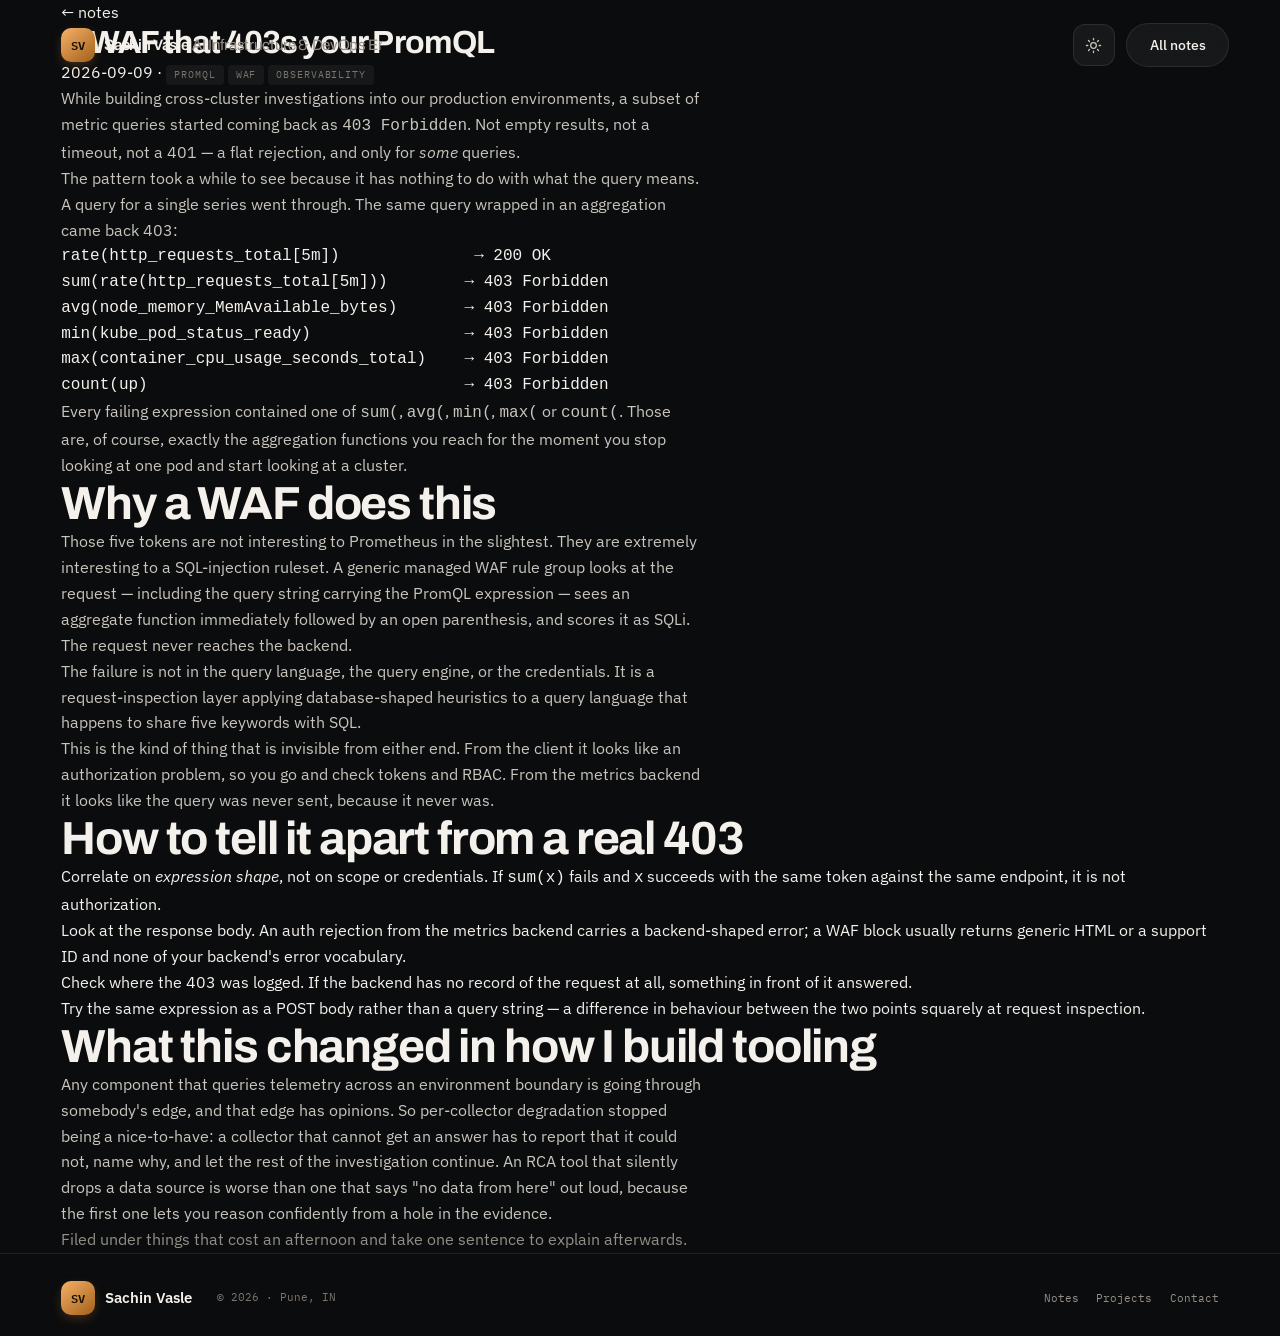
<file: notes/waf-blocks-promql-aggregations.html>
<!DOCTYPE html>
<html lang="en">

<head>
  <meta charset="UTF-8">
  <meta name="viewport" content="width=device-width, initial-scale=1.0">
  <title>A WAF that 403s your PromQL — Sachin Vasle</title>
  <meta name="description"
    content="Cross-cluster PromQL queries failed only when the expression contained an aggregation function. The cause was a WAF rule, not Prometheus.">
  <meta name="robots" content="index, follow">
  <meta name="theme-color" content="#f6f3ee" media="(prefers-color-scheme: light)">
  <meta name="theme-color" content="#101113" media="(prefers-color-scheme: dark)">

  <script>
    (function () {
      document.documentElement.classList.add('js');
      try {
        var t = localStorage.getItem('theme');
        if (t === 'light' || t === 'dark') document.documentElement.setAttribute('data-theme', t);
      } catch (e) { }
    })();
  </script>

<link rel="icon" href="../req/img/fav/favicon.svg" type="image/svg+xml">
  <link rel="icon" type="image/png" sizes="32x32" href="../req/img/fav/favicon-32x32.png">
  <link rel="icon" type="image/png" sizes="16x16" href="../req/img/fav/favicon-16x16.png">
  <link rel="apple-touch-icon" href="../req/img/fav/apple-touch-icon.png">
  <link rel="manifest" href="../req/img/fav/site.webmanifest">

  <link rel="preconnect" href="https://fonts.googleapis.com">
  <link rel="preconnect" href="https://fonts.gstatic.com" crossorigin>
  <link rel="stylesheet"
    href="https://fonts.googleapis.com/css2?family=Archivo:wght@500;600;700;800&family=IBM+Plex+Mono:wght@400;500&family=IBM+Plex+Sans:wght@400;500;600&display=swap">
  <link rel="stylesheet" href="../req/css/styles.css">
</head>

<body>
  <a class="skip-link" href="#main">Skip to content</a>

  <header class="site-header" id="siteHeader">
    <nav class="nav" aria-label="Primary">
      <a class="brand" href="../index.html" aria-label="Sachin Vasle — home">
        <span class="brand__mark">SV</span>
        <span class="brand__name">Sachin&nbsp;Vasle
          <span class="role">AI Infrastructure &amp; DevOps Engineer</span>
        </span>
      </a>
      <div class="nav__right" style="margin-left:auto">
        <button class="icon-btn theme-toggle" id="themeToggle" type="button" aria-label="Switch theme">
          <svg class="tt-sun" viewBox="0 0 24 24" fill="none" stroke="currentColor" stroke-width="1.8"
            stroke-linecap="round" aria-hidden="true">
            <circle cx="12" cy="12" r="4" />
            <path d="M12 2v2M12 20v2M4.93 4.93l1.41 1.41M17.66 17.66l1.41 1.41M2 12h2M20 12h2M6.34 17.66l-1.41 1.41M19.07 4.93l-1.41 1.41" />
          </svg>
          <svg class="tt-moon" viewBox="0 0 24 24" fill="none" stroke="currentColor" stroke-width="1.8"
            stroke-linecap="round" aria-hidden="true">
            <path d="M21 12.8A9 9 0 1 1 11.2 3a7 7 0 0 0 9.8 9.8z" />
          </svg>
        </button>
        <a class="btn btn--ghost" href="../index.html#notes">All notes</a>
      </div>
    </nav>
  </header>

  <main id="main" class="note-page">
    <div class="container">

      <div class="note-head">
        <a class="backlink" href="../index.html#notes">← notes</a>
        <h1>A WAF that 403s your PromQL</h1>
        <div class="meta">
          <span>2026-09-09</span>
          <span>·</span>
          <span class="tag tag--dim">promql</span>
          <span class="tag tag--dim">waf</span>
          <span class="tag tag--dim">observability</span>
        </div>
      </div>

      <div class="prose">
        <p>
          While building cross-cluster investigations into our production environments, a subset of
          metric queries started coming back as <code>403 Forbidden</code>. Not empty results, not a
          timeout, not a 401 — a flat rejection, and only for <em>some</em> queries.
        </p>

        <p>
          The pattern took a while to see because it has nothing to do with what the query means.
          A query for a single series went through. The same query wrapped in an aggregation
          came back 403:
        </p>

        <pre><code>rate(http_requests_total[5m])              → 200 OK
sum(rate(http_requests_total[5m]))        → 403 Forbidden
avg(node_memory_MemAvailable_bytes)       → 403 Forbidden
min(kube_pod_status_ready)                → 403 Forbidden
max(container_cpu_usage_seconds_total)    → 403 Forbidden
count(up)                                 → 403 Forbidden</code></pre>

        <p>
          Every failing expression contained one of <code>sum(</code>, <code>avg(</code>,
          <code>min(</code>, <code>max(</code> or <code>count(</code>. Those are, of course, exactly
          the aggregation functions you reach for the moment you stop looking at one pod and start
          looking at a cluster.
        </p>

        <h2>Why a WAF does this</h2>

        <p>
          Those five tokens are not interesting to Prometheus in the slightest. They are extremely
          interesting to a SQL-injection ruleset. A generic managed WAF rule group looks at the
          request — including the query string carrying the PromQL expression — sees an aggregate
          function immediately followed by an open parenthesis, and scores it as SQLi. The request
          never reaches the backend.
        </p>

        <blockquote>
          <p>
            The failure is not in the query language, the query engine, or the credentials. It is a
            request-inspection layer applying database-shaped heuristics to a query language that
            happens to share five keywords with SQL.
          </p>
        </blockquote>

        <p>
          This is the kind of thing that is invisible from either end. From the client it looks like
          an authorization problem, so you go and check tokens and RBAC. From the metrics backend it
          looks like the query was never sent, because it never was.
        </p>

        <h2>How to tell it apart from a real 403</h2>

        <ul>
          <li>Correlate on <em>expression shape</em>, not on scope or credentials. If
            <code>sum(x)</code> fails and <code>x</code> succeeds with the same token against the
            same endpoint, it is not authorization.</li>
          <li>Look at the response body. An auth rejection from the metrics backend carries a
            backend-shaped error; a WAF block usually returns generic HTML or a support ID and none
            of your backend's error vocabulary.</li>
          <li>Check where the 403 was logged. If the backend has no record of the request at all,
            something in front of it answered.</li>
          <li>Try the same expression as a POST body rather than a query string — a difference in
            behaviour between the two points squarely at request inspection.</li>
        </ul>

        <h2>What this changed in how I build tooling</h2>

        <p>
          Any component that queries telemetry across an environment boundary is going through
          somebody's edge, and that edge has opinions. So per-collector degradation stopped being a
          nice-to-have: a collector that cannot get an answer has to report that it could not, name
          why, and let the rest of the investigation continue. An RCA tool that silently drops a
          data source is worse than one that says "no data from here" out loud, because the first
          one lets you reason confidently from a hole in the evidence.
        </p>

        <!-- TODO (Sachin): add the resolution you actually shipped — a scoped WAF rule
             exclusion for the metrics path, a POST-body rewrite, or querying from inside
             the perimeter. Left out deliberately rather than guessed at. -->

        <p class="dim">
          Filed under things that cost an afternoon and take one sentence to explain afterwards.
        </p>
      </div>

    </div>
  </main>

  <footer class="site-footer">
    <div class="container footer__row">
      <a class="footer__brand" href="../index.html">
        <span class="brand__mark">SV</span> Sachin Vasle
      </a>
      <span class="footer__mono">© 2026 · Pune, IN</span>
      <div class="footer__links">
        <a href="../index.html#notes">Notes</a>
        <a href="../index.html#projects">Projects</a>
        <a href="../index.html#contact">Contact</a>
      </div>
    </div>
  </footer>

  <script src="../req/js/main.js" defer></script>
</body>

</html>
</file>
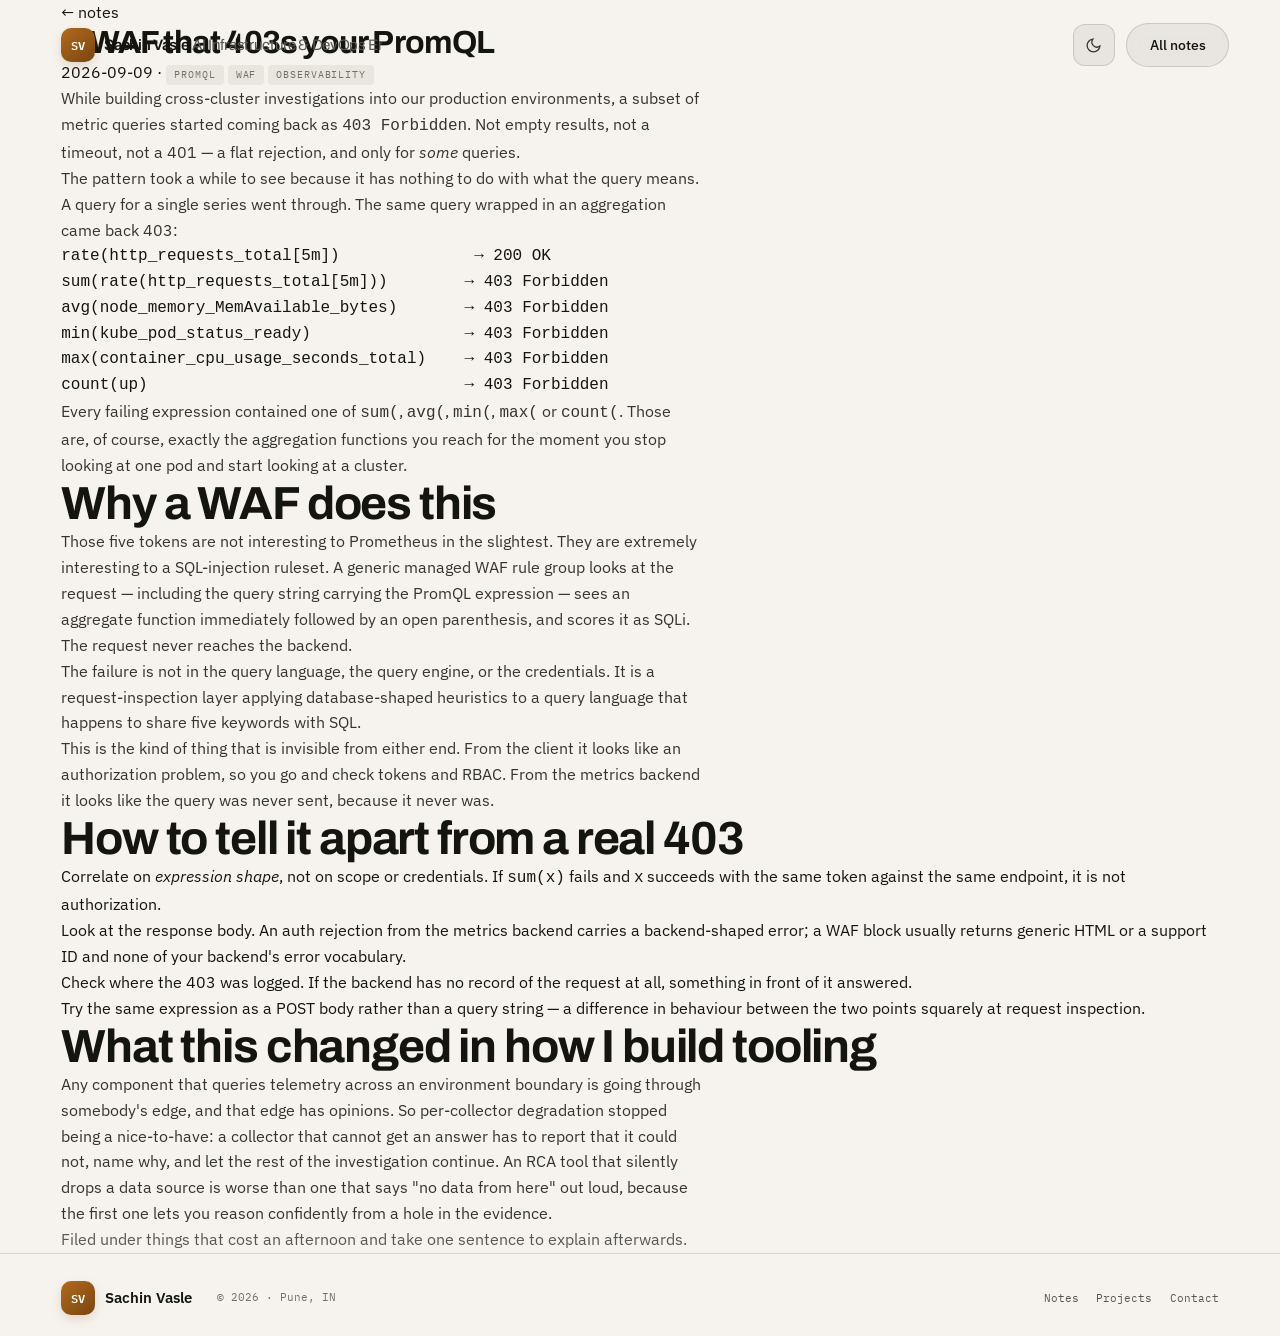
<file: public/notes/waf-blocks-promql-aggregations.html>
<!DOCTYPE html>
<html lang="en" data-theme="light">

<head>
  <meta charset="UTF-8">
  <meta name="viewport" content="width=device-width, initial-scale=1.0">
  <title>A WAF that 403s your PromQL — Sachin Vasle</title>
  <meta name="description"
    content="Cross-cluster PromQL queries failed only when the expression contained an aggregation function. The cause was a WAF rule, not Prometheus.">
  <meta name="robots" content="index, follow">
  <link rel="canonical" href="https://sachinvasle.in/notes/waf-blocks-promql-aggregations">
  <meta property="og:type" content="article">
  <meta property="og:title" content="A WAF that 403s your PromQL">
  <meta property="og:description"
    content="Cross-cluster PromQL queries failed only when the expression contained an aggregation function. The cause was a WAF rule, not Prometheus.">
  <meta property="og:url" content="https://sachinvasle.in/notes/waf-blocks-promql-aggregations">
  <meta property="og:image" content="https://sachinvasle.in/req/img/og-cover.png">
  <meta name="twitter:card" content="summary_large_image">
  <meta name="twitter:image" content="https://sachinvasle.in/req/img/og-cover.png">
  <meta name="theme-color" content="#f6f3ee" media="(prefers-color-scheme: light)">
  <meta name="theme-color" content="#101113" media="(prefers-color-scheme: dark)">

  <script>
    (function () {
      document.documentElement.classList.add('js');
      try {
        var t = localStorage.getItem('theme');
        document.documentElement.setAttribute('data-theme',
          (t === 'light' || t === 'dark') ? t : 'light');
      } catch (e) { }
    })();
  </script>

<link rel="icon" href="../req/img/fav/favicon.svg" type="image/svg+xml">
  <link rel="icon" type="image/png" sizes="32x32" href="../req/img/fav/favicon-32x32.png">
  <link rel="icon" type="image/png" sizes="16x16" href="../req/img/fav/favicon-16x16.png">
  <link rel="apple-touch-icon" href="../req/img/fav/apple-touch-icon.png">
  <link rel="manifest" href="../req/img/fav/site.webmanifest">

  <link rel="preconnect" href="https://fonts.googleapis.com">
  <link rel="preconnect" href="https://fonts.gstatic.com" crossorigin>
  <link rel="stylesheet"
    href="https://fonts.googleapis.com/css2?family=Archivo:wght@500;600;700;800&family=IBM+Plex+Mono:wght@400;500&family=IBM+Plex+Sans:wght@400;500;600&display=swap">
  <link rel="stylesheet" href="../req/css/styles.css">
</head>

<body>
  <a class="skip-link" href="#main">Skip to content</a>

  <header class="site-header" id="siteHeader">
    <nav class="nav" aria-label="Primary">
      <a class="brand" href="../index.html" aria-label="Sachin Vasle — home">
        <span class="brand__mark">SV</span>
        <span class="brand__name">Sachin&nbsp;Vasle
          <span class="role">AI Infrastructure &amp; DevOps Engineer</span>
        </span>
      </a>
      <div class="nav__right" style="margin-left:auto">
        <button class="icon-btn theme-toggle" id="themeToggle" type="button" aria-label="Switch theme">
          <svg class="tt-sun" viewBox="0 0 24 24" fill="none" stroke="currentColor" stroke-width="1.8"
            stroke-linecap="round" aria-hidden="true">
            <circle cx="12" cy="12" r="4" />
            <path d="M12 2v2M12 20v2M4.93 4.93l1.41 1.41M17.66 17.66l1.41 1.41M2 12h2M20 12h2M6.34 17.66l-1.41 1.41M19.07 4.93l-1.41 1.41" />
          </svg>
          <svg class="tt-moon" viewBox="0 0 24 24" fill="none" stroke="currentColor" stroke-width="1.8"
            stroke-linecap="round" aria-hidden="true">
            <path d="M21 12.8A9 9 0 1 1 11.2 3a7 7 0 0 0 9.8 9.8z" />
          </svg>
        </button>
        <a class="btn btn--ghost" href="../index.html#notes">All notes</a>
      </div>
    </nav>
  </header>

  <main id="main" class="note-page">
    <div class="container">

      <div class="note-head">
        <a class="backlink" href="../index.html#notes">← notes</a>
        <h1>A WAF that 403s your PromQL</h1>
        <div class="meta">
          <span>2026-09-09</span>
          <span>·</span>
          <span class="tag tag--dim">promql</span>
          <span class="tag tag--dim">waf</span>
          <span class="tag tag--dim">observability</span>
        </div>
      </div>

      <div class="prose">
        <p>
          While building cross-cluster investigations into our production environments, a subset of
          metric queries started coming back as <code>403 Forbidden</code>. Not empty results, not a
          timeout, not a 401 — a flat rejection, and only for <em>some</em> queries.
        </p>

        <p>
          The pattern took a while to see because it has nothing to do with what the query means.
          A query for a single series went through. The same query wrapped in an aggregation
          came back 403:
        </p>

        <pre><code>rate(http_requests_total[5m])              → 200 OK
sum(rate(http_requests_total[5m]))        → 403 Forbidden
avg(node_memory_MemAvailable_bytes)       → 403 Forbidden
min(kube_pod_status_ready)                → 403 Forbidden
max(container_cpu_usage_seconds_total)    → 403 Forbidden
count(up)                                 → 403 Forbidden</code></pre>

        <p>
          Every failing expression contained one of <code>sum(</code>, <code>avg(</code>,
          <code>min(</code>, <code>max(</code> or <code>count(</code>. Those are, of course, exactly
          the aggregation functions you reach for the moment you stop looking at one pod and start
          looking at a cluster.
        </p>

        <h2>Why a WAF does this</h2>

        <p>
          Those five tokens are not interesting to Prometheus in the slightest. They are extremely
          interesting to a SQL-injection ruleset. A generic managed WAF rule group looks at the
          request — including the query string carrying the PromQL expression — sees an aggregate
          function immediately followed by an open parenthesis, and scores it as SQLi. The request
          never reaches the backend.
        </p>

        <blockquote>
          <p>
            The failure is not in the query language, the query engine, or the credentials. It is a
            request-inspection layer applying database-shaped heuristics to a query language that
            happens to share five keywords with SQL.
          </p>
        </blockquote>

        <p>
          This is the kind of thing that is invisible from either end. From the client it looks like
          an authorization problem, so you go and check tokens and RBAC. From the metrics backend it
          looks like the query was never sent, because it never was.
        </p>

        <h2>How to tell it apart from a real 403</h2>

        <ul>
          <li>Correlate on <em>expression shape</em>, not on scope or credentials. If
            <code>sum(x)</code> fails and <code>x</code> succeeds with the same token against the
            same endpoint, it is not authorization.</li>
          <li>Look at the response body. An auth rejection from the metrics backend carries a
            backend-shaped error; a WAF block usually returns generic HTML or a support ID and none
            of your backend's error vocabulary.</li>
          <li>Check where the 403 was logged. If the backend has no record of the request at all,
            something in front of it answered.</li>
          <li>Try the same expression as a POST body rather than a query string — a difference in
            behaviour between the two points squarely at request inspection.</li>
        </ul>

        <h2>What this changed in how I build tooling</h2>

        <p>
          Any component that queries telemetry across an environment boundary is going through
          somebody's edge, and that edge has opinions. So per-collector degradation stopped being a
          nice-to-have: a collector that cannot get an answer has to report that it could not, name
          why, and let the rest of the investigation continue. An RCA tool that silently drops a
          data source is worse than one that says "no data from here" out loud, because the first
          one lets you reason confidently from a hole in the evidence.
        </p>

        <!-- TODO (Sachin): add the resolution you actually shipped — a scoped WAF rule
             exclusion for the metrics path, a POST-body rewrite, or querying from inside
             the perimeter. Left out deliberately rather than guessed at. -->

        <p class="dim">
          Filed under things that cost an afternoon and take one sentence to explain afterwards.
        </p>
      </div>

    </div>
  </main>

  <footer class="site-footer">
    <div class="container footer__row">
      <a class="footer__brand" href="../index.html">
        <span class="brand__mark">SV</span> Sachin Vasle
      </a>
      <span class="footer__mono">© 2026 · Pune, IN</span>
      <div class="footer__links">
        <a href="../index.html#notes">Notes</a>
        <a href="../index.html#projects">Projects</a>
        <a href="../index.html#contact">Contact</a>
      </div>
    </div>
  </footer>

  <script src="../req/js/main.js" defer></script>

  <!-- Cloudflare Web Analytics — cookieless, so no consent banner is needed.
       The token is a public site identifier, not a secret. -->
  <script type="module" src="https://static.cloudflareinsights.com/beacon.min.js"
    data-cf-beacon='{"token": "d8f84d307dbc44bba58a01c54f450825"}'></script>
</body>

</html>
</file>
<file: req/css/styles.css>
/* ─────────────────────────────────────────────────────────────
 * Sachin Vasle — AI Infrastructure & DevOps Engineer
 * Genre: modern-minimal, "live systems" · near-black + amber signal
 * Type: Archivo (headings) · IBM Plex Mono (display + data) · IBM Plex Sans (body)
 *
 * Design & front-end approach adapted (MIT) from Praveen Kumar's
 * portfolio <github.com/praveenraghav01/portfolio>, itself adapted
 * from Puneeth Aradhya <github.com/aradhyapuneeth/aradhyapuneeth.github.io>.
 * ─────────────────────────────────────────────────────────────
 * 1 Tokens · 2 Reset · 3 Type · 4 Utilities · 5 Backdrop · 6 Buttons
 * 7 Cursor · 8 Preloader · 9 Nav · 10 Hero · 11 Topology · 12 Marquee
 * 13 About · 14 Experience · 15 Stack · 16 Case · 17 Proof · 18 Contact
 * 19 Footer · 20 Reveals · 21 Reduced motion · 22 Responsive
 * ───────────────────────────────────────────────────────────── */

/* ── 1. Tokens — dark is the design; light is "day shift" ──── */
:root {
  color-scheme: dark;

  --bg:            #0b0c0e;
  --bg-1:          #101113;
  --bg-2:          #16181b;
  --bg-3:          #1e2126;
  --surface:       rgba(255, 248, 238, 0.026);
  --surface-2:     rgba(255, 248, 238, 0.05);
  --surface-hover: rgba(255, 248, 238, 0.08);

  --ink:           #f4f1ec;
  --ink-soft:      #c9c5bd;
  --ink-muted:     #948f86;
  --ink-faint:     #7a756c;

  --line:          rgba(255, 248, 238, 0.09);
  --line-soft:     rgba(255, 248, 238, 0.055);
  --line-strong:   rgba(255, 248, 238, 0.18);

  --accent:        #e0913f;
  --accent-bright: #f6b168;
  --accent-deep:   #a2601a;
  --accent-ink:    #171006;
  --accent-a10:    rgba(224, 145, 63, 0.10);
  --accent-a20:    rgba(224, 145, 63, 0.22);
  --accent-a40:    rgba(224, 145, 63, 0.42);

  --ok:            #5fae7f;
  --ok-a16:        rgba(95, 174, 127, 0.16);

  --nav-glass:        rgba(16, 17, 19, 0.72);
  --menu-glass:       rgba(16, 17, 19, 0.96);
  --card-glass:       rgba(16, 17, 19, 0.76);
  --cursor-ring:      rgba(201, 197, 189, 0.5);
  --cursor-label-bg:  rgba(244, 241, 236, 0.94);
  --cursor-label-ink: #171006;
  --spotlight-c:      rgba(246, 177, 104, 0.10);
  --panel-fade:       rgba(11, 12, 14, 0.82);
  --scroll-thumb:     #24272c;

  --font-display: 'IBM Plex Mono', ui-monospace, 'SFMono-Regular', Menlo, Consolas, monospace;
  --font-head:    'Archivo', ui-sans-serif, system-ui, -apple-system, 'Segoe UI', Roboto, Arial, sans-serif;
  --font-sans:    'IBM Plex Sans', ui-sans-serif, system-ui, -apple-system, 'Segoe UI', Roboto, Arial, sans-serif;
  --font-mono:    'IBM Plex Mono', ui-monospace, 'SFMono-Regular', Menlo, Consolas, monospace;

  --fs-display: clamp(2.5rem, 0.9rem + 6.4vw, 6rem);
  --fs-h2:      clamp(1.85rem, 1.2rem + 2.4vw, 2.9rem);
  --fs-lead:    clamp(1.02rem, 0.96rem + 0.5vw, 1.26rem);
  --fs-mono:    0.75rem;

  --container: 1240px;
  --gutter:    clamp(1.15rem, 0.5rem + 2.6vw, 2.75rem);
  --section-y: clamp(4.5rem, 3rem + 7vw, 9rem);

  --ease-out:    cubic-bezier(0.23, 1, 0.32, 1);
  --ease-in-out: cubic-bezier(0.77, 0, 0.175, 1);
  --ease-drawer: cubic-bezier(0.32, 0.72, 0, 1);
  --ease-spring: cubic-bezier(0.34, 1.56, 0.64, 1);

  --dur-1: 140ms; --dur-2: 220ms; --dur-3: 320ms; --dur-4: 520ms;

  --r-sm: 10px; --r: 14px; --r-lg: 20px; --r-pill: 999px;

  --shadow-2: 0 8px 30px rgba(0, 0, 0, 0.42);
  --shadow-3: 0 30px 70px -14px rgba(0, 0, 0, 0.7);

  --z-nav: 100; --z-preloader: 500; --z-cursor: 700;
}

/* light theme — same room, lights on. Warm paper, deep copper. */
:root[data-theme="light"] {
  color-scheme: light;

  --bg:            #f6f3ee;
  --bg-1:          #efebe4;
  --bg-2:          #e7e2d9;
  --bg-3:          #ddd7cc;
  --surface:       rgba(28, 20, 10, 0.035);
  --surface-2:     rgba(28, 20, 10, 0.058);
  --surface-hover: rgba(28, 20, 10, 0.088);

  --ink:           #14150f;
  --ink-soft:      #34352d;
  --ink-muted:     #575850;
  --ink-faint:     #70716a;

  --line:          rgba(28, 20, 10, 0.14);
  --line-soft:     rgba(28, 20, 10, 0.08);
  --line-strong:   rgba(28, 20, 10, 0.26);

  --accent:        #9a5a17;
  --accent-bright: #b06b1e;
  --accent-deep:   #7a4510;
  --accent-ink:    #fffaf3;
  --accent-a10:    rgba(154, 90, 23, 0.09);
  --accent-a20:    rgba(154, 90, 23, 0.18);
  --accent-a40:    rgba(154, 90, 23, 0.36);

  --ok:            #3f7f55;
  --ok-a16:        rgba(63, 127, 85, 0.16);

  --nav-glass:        rgba(246, 243, 238, 0.78);
  --menu-glass:       rgba(248, 245, 240, 0.97);
  --card-glass:       rgba(255, 253, 250, 0.7);
  --cursor-ring:      rgba(52, 53, 45, 0.5);
  --cursor-label-bg:  rgba(20, 21, 15, 0.92);
  --cursor-label-ink: #f6f3ee;
  --spotlight-c:      rgba(154, 90, 23, 0.1);
  --panel-fade:       rgba(246, 243, 238, 0.72);
  --scroll-thumb:     #cbc4b8;

  --shadow-2: 0 8px 30px rgba(34, 26, 14, 0.14);
  --shadow-3: 0 30px 70px -14px rgba(34, 26, 14, 0.24);
}

:root[data-theme="light"] .backdrop__grid { opacity: 0.4; }
:root[data-theme="light"] .backdrop__glow { opacity: 0.3; }
:root[data-theme="light"] .backdrop__grain { opacity: 0.045; }

/* light: the manifest panel stays a night window.
 * The surface tokens must be re-scoped too, not only the ink ones —
 * otherwise the panel keeps dark text on the light --bg-2 and the
 * whole listing goes invisible. */
:root[data-theme="light"] .spec {
  --bg-2: #16181b;
  --ink: #f4f1ec; --ink-soft: #c9c5bd; --ink-muted: #948f86; --ink-faint: #7a756c;
  --line: rgba(255,248,238,0.09); --line-soft: rgba(255,248,238,0.055);
  --line-strong: rgba(255,248,238,0.18);
  --surface: rgba(255,248,238,0.045);
  --accent: #e0913f; --accent-bright: #f6b168;
  --accent-a10: rgba(224,145,63,0.12); --accent-a20: rgba(224,145,63,0.22);
  --accent-a40: rgba(224,145,63,0.42);
}

html.theme-anim *, html.theme-anim *::before, html.theme-anim *::after {
  transition-property: background-color, background, border-color, color, fill, stroke, box-shadow, opacity;
  transition-duration: 0.36s !important;
  transition-timing-function: var(--ease-out) !important;
}

/* ── 2. Reset & base ───────────────────────────────────────── */
*, *::before, *::after { box-sizing: border-box; }
* { margin: 0; }

html {
  -webkit-text-size-adjust: 100%;
  overflow-x: clip;
  scroll-behavior: smooth;
  scroll-padding-top: 96px;
}

body {
  overflow-x: clip;
  background: var(--bg);
  color: var(--ink);
  font-family: var(--font-sans);
  font-size: 1rem; line-height: 1.62;
  -webkit-font-smoothing: antialiased;
  -moz-osx-font-smoothing: grayscale;
  min-height: 100dvh;
}
body.is-loading { overflow: hidden; height: 100dvh; }

img, svg, canvas { display: block; max-width: 100%; }
a { color: inherit; text-decoration: none; }
button { font: inherit; color: inherit; background: none; border: 0; cursor: pointer; }
/* both, not just ul — .flow__steps is an <ol> and draws its own counters */
ul, ol { list-style: none; padding: 0; }
[hidden] { display: none !important; }

::selection { background: var(--accent-a40); color: var(--ink); }

::-webkit-scrollbar { width: 10px; }
::-webkit-scrollbar-track { background: var(--bg); }
::-webkit-scrollbar-thumb { background: var(--scroll-thumb); border-radius: 6px; }

:where(a, button, [tabindex]):focus-visible {
  outline: 2px solid var(--accent);
  outline-offset: 3px;
  border-radius: 4px;
}

.skip-link {
  position: absolute; left: -9999px; top: 0; z-index: 999;
  padding: 0.7rem 1.1rem; background: var(--accent); color: var(--accent-ink);
  font-family: var(--font-mono); font-size: var(--fs-mono);
}
.skip-link:focus { left: 0.6rem; top: 0.6rem; }

/* ── 3. Type ───────────────────────────────────────────────── */
h1, h2, h3, h4 {
  font-family: var(--font-head);
  font-weight: 700; line-height: 1.08;
  letter-spacing: -0.025em;
  text-wrap: balance;
}
h2 { font-size: var(--fs-h2); }

p { max-width: 64ch; color: var(--ink-soft); }

.lead { font-size: var(--fs-lead); line-height: 1.56; color: var(--ink-soft); }
.lead-big {
  font-size: clamp(1.15rem, 1rem + 1vw, 1.6rem);
  line-height: 1.4; color: var(--ink);
  font-family: var(--font-head); font-weight: 500;
  letter-spacing: -0.015em;
}

.eyebrow {
  display: inline-flex; align-items: center; gap: 0.6rem;
  font-family: var(--font-mono); font-size: var(--fs-mono); font-weight: 500;
  letter-spacing: 0.13em; text-transform: uppercase; color: var(--ink-muted);
}
.eyebrow .idx { color: var(--accent); }

.section { position: relative; padding-block: var(--section-y); }
.container {
  width: 100%; max-width: var(--container);
  margin-inline: auto; padding-inline: var(--gutter);
}
.section-head { margin-bottom: clamp(2.2rem, 1.4rem + 2.6vw, 3.8rem); }
.section-head .eyebrow { margin-bottom: 1rem; }

/* ── 4. Utilities ──────────────────────────────────────────── */
.hl { color: var(--ink); font-weight: 600; }
.dim { color: var(--ink-muted); }
.mono { font-family: var(--font-mono); font-size: 0.9em; }
.tnum { font-variant-numeric: tabular-nums; }
.text-accent { color: var(--accent); }
.text-muted { color: var(--ink-faint); }

.kchip {
  display: inline-flex; align-items: center; gap: 0.42rem;
  padding: 0.34rem 0.7rem; border-radius: var(--r-pill);
  border: 1px solid var(--line); background: var(--surface);
  font-family: var(--font-mono); font-size: 0.7rem; color: var(--ink-soft);
  white-space: nowrap;
  transition: border-color var(--dur-2) var(--ease-out), color var(--dur-2) var(--ease-out),
              background var(--dur-2) var(--ease-out);
}
.kchip:hover { border-color: var(--accent-a40); color: var(--ink); background: var(--accent-a10); }
.kchip .d { width: 4px; height: 4px; border-radius: 50%; background: var(--accent); flex: none; }
.chips { display: flex; flex-wrap: wrap; gap: 0.42rem; }

.tag {
  font-family: var(--font-mono); font-size: 0.62rem;
  letter-spacing: 0.09em; text-transform: uppercase;
  padding: 0.2rem 0.5rem; border-radius: 4px;
}
.tag--ok  { background: var(--ok-a16); color: var(--ok); }
.tag--acc { background: var(--accent-a20); color: var(--accent); }
.tag--dim { background: var(--surface-2); color: var(--ink-faint); }

/* ── 5. Backdrop ───────────────────────────────────────────── */
.backdrop { position: fixed; inset: 0; z-index: 0; pointer-events: none; overflow: hidden; }
.backdrop__grid {
  position: absolute; inset: -1px; opacity: 0.7;
  background-image:
    linear-gradient(var(--line-soft) 1px, transparent 1px),
    linear-gradient(90deg, var(--line-soft) 1px, transparent 1px);
  background-size: 54px 54px;
  mask-image: radial-gradient(120% 90% at 50% 0%, #000 20%, transparent 78%);
  -webkit-mask-image: radial-gradient(120% 90% at 50% 0%, #000 20%, transparent 78%);
}
/* No blur filter and no blend mode here: this layer is position:fixed,
 * so either one forces a full-viewport repaint on every scroll frame.
 * The gradient is soft enough on its own. */
.backdrop__glow {
  position: absolute; top: -18%; left: 50%; width: 90vw; max-width: 1100px; height: 700px;
  transform: translateX(-50%);
  background: radial-gradient(50% 50% at 50% 50%, var(--spotlight-c), transparent 72%);
  opacity: 0.75;
}
.backdrop__grain {
  position: absolute; inset: 0; opacity: 0.022;
  background-image: url("data:image/svg+xml,%3Csvg xmlns='http://www.w3.org/2000/svg' width='120' height='120'%3E%3Cfilter id='n'%3E%3CfeTurbulence type='fractalNoise' baseFrequency='0.9' numOctaves='3'/%3E%3C/filter%3E%3Crect width='100%25' height='100%25' filter='url(%23n)'/%3E%3C/svg%3E");
}
main, .site-header, .site-footer { position: relative; z-index: 1; }

/* ── 6. Buttons ────────────────────────────────────────────── */
.btn {
  --_bg: transparent;
  position: relative; overflow: hidden;
  display: inline-flex; align-items: center; justify-content: center; gap: 0.55rem;
  padding: 0.85rem 1.4rem; border-radius: var(--r-pill);
  font-family: var(--font-sans); font-size: 0.9rem; font-weight: 500; line-height: 1;
  white-space: nowrap;
  background: var(--_bg); border: 1px solid transparent;
  transition: transform var(--dur-1) var(--ease-out), background var(--dur-2) var(--ease-out),
              border-color var(--dur-2) var(--ease-out), color var(--dur-2) var(--ease-out),
              box-shadow var(--dur-2) var(--ease-out);
}
.btn::after {
  content: ''; position: absolute; inset: 0; pointer-events: none;
  background: linear-gradient(110deg, transparent 25%, rgba(255, 255, 255, 0.22), transparent 55%);
  transform: translateX(-120%);
  transition: transform 0.7s var(--ease-out);
}
.btn:hover::after { transform: translateX(120%); }
.btn:active { transform: scale(0.97); }
.btn__ico { width: 1.05em; height: 1.05em; transition: transform var(--dur-2) var(--ease-out); }

.btn--primary {
  --_bg: var(--accent); color: var(--accent-ink); font-weight: 600;
  box-shadow: 0 1px 0 rgba(255, 255, 255, 0.26) inset, 0 10px 28px -10px var(--accent-a40);
}
.btn--primary:hover { --_bg: var(--accent-bright); }
.btn--primary:hover .btn__ico { transform: translateX(3px); }

.btn--ghost {
  color: var(--ink); background: var(--surface-2); border-color: var(--line);
  backdrop-filter: blur(8px); -webkit-backdrop-filter: blur(8px);
}
.btn--ghost:hover { background: var(--surface-hover); border-color: var(--line-strong); }
.btn--lg { padding: 1rem 1.7rem; font-size: 0.96rem; }

.magnetic {
  display: inline-flex;
  transform: translate(var(--mx, 0), var(--my, 0));
  transition: transform var(--dur-3) var(--ease-out);
}

/* spotlight that follows the pointer across a card */
.spot { position: relative; }
.spot::before {
  content: ''; position: absolute; inset: 0; pointer-events: none; z-index: 0;
  border-radius: inherit; opacity: 0;
  background: radial-gradient(16rem 16rem at var(--px, 50%) var(--py, 50%), var(--accent-a10), transparent 70%);
  transition: opacity var(--dur-3) var(--ease-out);
}
.spot:hover::before { opacity: 1; }
.spot > * { position: relative; z-index: 1; }

/* ── 7. Custom cursor ──────────────────────────────────────── */
@media (min-width: 901px) {
  body.has-cursor, body.has-cursor a, body.has-cursor button,
  body.has-cursor [data-cursor] { cursor: none !important; }
  body.has-cursor :is(input, textarea, select) { cursor: auto !important; }
}

.cursor {
  position: fixed; top: 0; left: 0; z-index: var(--z-cursor);
  pointer-events: none; opacity: 0;
  transition: opacity var(--dur-3) var(--ease-out);
}
body.has-cursor .cursor.is-visible { opacity: 1; }
.cursor.is-out { opacity: 0; }

.cursor__dot {
  position: fixed; top: 0; left: 0; width: 7px; height: 7px; border-radius: 50%;
  background: var(--accent-bright);
  box-shadow: 0 0 0 1px rgba(23, 16, 6, 0.4), 0 0 18px var(--accent-a40);
  transform: translate(-50%, -50%); will-change: transform;
}
.cursor__ring {
  position: fixed; top: 0; left: 0; width: 34px; height: 34px; border-radius: 50%;
  border: 1px solid var(--cursor-ring);
  transform: translate(-50%, -50%); will-change: transform, width, height;
  transition: width var(--dur-3) var(--ease-spring), height var(--dur-3) var(--ease-spring),
              border-color var(--dur-2) var(--ease-out), background var(--dur-2) var(--ease-out);
}
.cursor.is-hover .cursor__ring {
  width: 48px; height: 48px;
  border-color: var(--accent); background: var(--accent-a10);
}
.cursor.is-down .cursor__ring { width: 24px; height: 24px; background: var(--accent-a20); }
.cursor.is-idle .cursor__ring { opacity: 0.45; }

.cursor__label {
  position: fixed; top: 0; left: 0;
  padding: 0.32rem 0.58rem; border-radius: 7px;
  background: var(--cursor-label-bg); color: var(--cursor-label-ink);
  font-family: var(--font-mono); font-size: 0.6rem; font-weight: 600;
  letter-spacing: 0.08em; text-transform: uppercase; line-height: 1; white-space: nowrap;
  opacity: 0; scale: 0.88; transform-origin: left top;
  transition: opacity var(--dur-2) var(--ease-out), scale var(--dur-2) var(--ease-spring);
  will-change: transform, opacity;
}
.cursor.has-label .cursor__label { opacity: 1; scale: 1; }

/* ── 8. Preloader — cluster bootstrap ──────────────────────── */
.preloader {
  position: fixed; inset: 0; z-index: var(--z-preloader);
  display: grid; place-items: center; background: var(--bg);
  clip-path: inset(0 0 0 0);
  transition: clip-path 0.9s var(--ease-drawer);
}
.preloader.is-done { clip-path: inset(0 0 100% 0); pointer-events: none; }
.preloader__glow {
  position: absolute; top: 42%; left: 50%; width: 700px; height: 400px;
  transform: translate(-50%, -50%);
  background: radial-gradient(50% 50% at 50% 50%, var(--accent-a20), transparent 70%);
  filter: blur(40px); opacity: 0.6;
}
.preloader__scan {
  position: absolute; inset: 0; pointer-events: none; opacity: 0.45;
  background-image: linear-gradient(to bottom, var(--line-soft) 1px, transparent 1px);
  background-size: 100% 4px; mix-blend-mode: overlay;
}
.boot { position: relative; width: min(640px, 88vw); }
.boot__cmd {
  display: flex; align-items: center; gap: 0.5rem; margin-bottom: 2.4rem;
  font-family: var(--font-mono); font-size: 0.8rem; color: var(--ink-muted);
}
.boot__cmd .prompt { color: var(--accent); }
.boot__cmd .caret {
  width: 8px; height: 1.05em; background: var(--accent);
  display: inline-block; translate: 0 2px;
  animation: caret 1s steps(1) infinite;
}
@keyframes caret { 50% { opacity: 0; } }

.pipeline {
  position: relative; display: flex; align-items: flex-start; justify-content: space-between;
  margin-bottom: 2rem;
}
.pipeline__track {
  position: absolute; top: 15px; left: 6%; right: 6%; height: 2px;
  background: var(--line); border-radius: 2px; overflow: hidden;
}
.pipeline__fill {
  position: absolute; inset: 0 auto 0 0; width: 0;
  background: linear-gradient(90deg, var(--accent-deep), var(--accent-bright));
  box-shadow: 0 0 12px var(--accent-a40);
  transition: width 0.35s var(--ease-out);
}
.stage {
  position: relative; z-index: 1; width: 25%;
  display: flex; flex-direction: column; align-items: center; gap: 0.75rem;
}
.stage__dot {
  width: 32px; height: 32px; border-radius: 50%; display: grid; place-items: center;
  background: var(--bg-2); border: 2px solid var(--line-strong); color: var(--ink-faint);
  transition: border-color var(--dur-3) var(--ease-out), color var(--dur-3) var(--ease-out),
              background var(--dur-3) var(--ease-out), transform var(--dur-3) var(--ease-spring);
}
.stage__dot svg { width: 15px; height: 15px; }
.stage__dot .spin {
  display: none; width: 15px; height: 15px; border-radius: 50%;
  border: 2px solid var(--accent-a20); border-top-color: var(--accent);
  animation: spin 0.7s linear infinite;
}
.stage__check { display: none; }
.stage__label {
  font-family: var(--font-mono); font-size: 0.64rem;
  letter-spacing: 0.09em; text-transform: uppercase; color: var(--ink-faint);
  transition: color var(--dur-3) var(--ease-out);
}
.stage.is-active .stage__dot { border-color: var(--accent-a40); color: var(--accent); background: var(--bg-3); }
.stage.is-active .stage__dot .default { display: none; }
.stage.is-active .stage__dot .spin { display: block; }
.stage.is-active .stage__label { color: var(--ink-soft); }
.stage.is-done .stage__dot {
  border-color: var(--accent); color: var(--accent-ink); background: var(--accent);
  transform: scale(1.06); box-shadow: 0 0 0 4px var(--accent-a10);
}
.stage.is-done .stage__dot .default, .stage.is-done .stage__dot .spin { display: none; }
.stage.is-done .stage__dot .stage__check { display: block; }
.stage.is-done .stage__label { color: var(--accent); }
@keyframes spin { to { transform: rotate(360deg); } }

.boot__foot { display: flex; align-items: baseline; justify-content: space-between; gap: 1rem; }
.boot__status {
  font-family: var(--font-mono); font-size: 0.76rem; color: var(--ink-soft); min-height: 1.2em;
}
.boot__status .ok { color: var(--accent); }
.boot__pct { font-family: var(--font-mono); font-weight: 600; font-size: 1.15rem; color: var(--ink); }
.boot__pct .s { color: var(--ink-faint); font-weight: 400; }

/* ── 9. Navigation ─────────────────────────────────────────── */
.site-header {
  position: fixed; top: 0; left: 0; right: 0; z-index: var(--z-nav);
  display: flex; justify-content: center;
  padding: clamp(0.7rem, 0.5rem + 0.5vw, 1.1rem) var(--gutter);
}
.nav {
  --scroll: 0;
  position: relative;
  display: flex; align-items: center; gap: 1.25rem;
  width: 100%; max-width: var(--container);
  padding: 0.5rem 0.55rem 0.5rem 1.15rem;
  border-radius: var(--r-pill); border: 1px solid transparent;
  transition: max-width var(--dur-4) var(--ease-out), background var(--dur-4) var(--ease-out),
              border-color var(--dur-4) var(--ease-out), box-shadow var(--dur-4) var(--ease-out);
}
.nav::after {
  content: ''; position: absolute; left: 1.15rem; right: 1.15rem; bottom: -1px; height: 1px;
  transform-origin: left; transform: scaleX(var(--scroll));
  background: linear-gradient(90deg, transparent, var(--accent), transparent);
  opacity: 0.8; pointer-events: none;
}
.site-header.is-scrolled .nav {
  max-width: 920px; background: var(--nav-glass); border-color: var(--line);
  box-shadow: var(--shadow-2);
  /* kept modest — backdrop-filter on a fixed bar is re-evaluated as the
   * content behind it scrolls, and gets expensive fast */
  backdrop-filter: blur(10px); -webkit-backdrop-filter: blur(10px);
}

.brand { display: inline-flex; align-items: center; gap: 0.6rem; font-weight: 600; letter-spacing: -0.02em; }
.brand__mark {
  position: relative; overflow: hidden;
  width: 34px; height: 34px; border-radius: 10px; display: grid; place-items: center;
  font-family: var(--font-mono); font-size: 0.78rem; font-weight: 600; color: var(--accent-ink);
  background: linear-gradient(140deg, var(--accent-bright), var(--accent-deep));
  box-shadow: 0 4px 14px -4px var(--accent-a40);
}
.brand__mark::after {
  content: ''; position: absolute; inset: 0;
  background: linear-gradient(120deg, transparent 30%, rgba(255, 255, 255, 0.5) 50%, transparent 70%);
  transform: translateX(-120%);
  animation: sheen 5s var(--ease-out) infinite;
}
@keyframes sheen { 0%, 55% { transform: translateX(-120%); } 75%, 100% { transform: translateX(120%); } }
.brand__name { font-family: var(--font-head); font-size: 0.95rem; white-space: nowrap; }
.brand__name .role {
  display: inline-block; color: var(--ink-muted); font-weight: 400;
  max-width: 190px; overflow: hidden; vertical-align: bottom; white-space: nowrap;
  transition: max-width var(--dur-4) var(--ease-out), opacity var(--dur-3) var(--ease-out);
}
.site-header.is-scrolled .brand__name .role { max-width: 0; opacity: 0; }

.nav__links { display: flex; align-items: center; gap: 0.15rem; margin-inline: auto; }
.nav__link {
  position: relative; padding: 0.5rem 0.8rem; border-radius: var(--r-pill);
  font-size: 0.86rem; color: var(--ink-muted);
  transition: color var(--dur-2) var(--ease-out), background var(--dur-2) var(--ease-out);
}
.nav__link:hover { color: var(--ink); background: var(--surface); }
.nav__link.is-active { color: var(--ink); }
.nav__link.is-active::before {
  content: ''; position: absolute; left: 0.85rem; right: 0.85rem; bottom: 0.28rem;
  height: 2px; background: var(--accent); border-radius: 2px;
}

.nav__right { display: flex; align-items: center; gap: 0.7rem; }
.nav__status {
  display: inline-flex; align-items: center; gap: 0.5rem;
  padding: 0.42rem 0.7rem; border-radius: var(--r-pill);
  background: var(--surface); border: 1px solid var(--line-soft);
  font-family: var(--font-mono); font-size: 0.68rem; color: var(--ink-soft);
  max-width: 220px; white-space: nowrap; overflow: hidden;
  transition: max-width var(--dur-4) var(--ease-out), opacity var(--dur-3) var(--ease-out),
              padding var(--dur-4) var(--ease-out), border-color var(--dur-3) var(--ease-out),
              margin var(--dur-4) var(--ease-out);
}
.site-header.is-scrolled .nav__status {
  max-width: 0; opacity: 0; padding-inline: 0; border-color: transparent; margin-right: -0.7rem;
}
.nav__status .live { position: relative; width: 7px; height: 7px; border-radius: 50%; background: var(--accent); }
.nav__status .live::after {
  content: ''; position: absolute; inset: -4px; border-radius: 50%;
  border: 1px solid var(--accent); animation: ping 2.4s var(--ease-out) infinite;
}
@keyframes ping { 0% { transform: scale(0.6); opacity: 0.9; } 80%, 100% { transform: scale(1.7); opacity: 0; } }
.nav__status .clock { color: var(--ink-muted); }
.nav__cta { padding: 0.62rem 1.1rem; }

.theme-toggle {
  position: relative; flex: none; width: 42px; height: 42px;
  border-radius: 12px; border: 1px solid var(--line); background: var(--surface-2);
  display: grid; place-items: center; color: var(--ink-soft);
  transition: border-color var(--dur-2) var(--ease-out), background var(--dur-2) var(--ease-out),
              color var(--dur-2) var(--ease-out), transform var(--dur-1) var(--ease-out);
}
.theme-toggle:hover { border-color: var(--accent-a40); color: var(--accent); background: var(--surface-hover); }
.theme-toggle:active { transform: scale(0.93); }
.theme-toggle svg {
  position: absolute; width: 17px; height: 17px;
  transition: opacity var(--dur-3) var(--ease-out), transform 0.5s var(--ease-spring);
}
.theme-toggle .tt-moon { opacity: 0; transform: rotate(-90deg) scale(0.5); }
:root[data-theme="light"] .theme-toggle .tt-sun { opacity: 0; transform: rotate(90deg) scale(0.5); }
:root[data-theme="light"] .theme-toggle .tt-moon { opacity: 1; transform: none; }

.nav__toggle {
  display: none; width: 42px; height: 42px; border-radius: 12px;
  border: 1px solid var(--line); background: var(--surface-2);
}
.nav__toggle span {
  display: block; width: 18px; height: 1.6px; background: var(--ink); margin: 3.6px auto;
  transition: transform var(--dur-3) var(--ease-out), opacity var(--dur-2) var(--ease-out);
}
.nav.is-open .nav__toggle span:nth-child(1) { transform: translateY(5.2px) rotate(45deg); }
.nav.is-open .nav__toggle span:nth-child(2) { opacity: 0; }
.nav.is-open .nav__toggle span:nth-child(3) { transform: translateY(-5.2px) rotate(-45deg); }

/* ── 10. Hero ──────────────────────────────────────────────── */
.hero {
  position: relative; min-height: 100svh;
  display: flex; align-items: center;
  padding-top: 7rem; padding-bottom: 3.5rem;
  overflow: hidden;
}
.hero .container { position: relative; z-index: 1; width: 100%; }
.hero__grid {
  display: grid; grid-template-columns: 1.05fr 0.95fr;
  gap: clamp(1.5rem, 1rem + 3vw, 3.6rem); align-items: center;
}

.hero__eyebrow { margin-bottom: clamp(1.3rem, 1rem + 1vw, 1.9rem); }
.hero__eyebrow .reg { color: var(--accent); }

.hero__title { margin-bottom: clamp(1.3rem, 1rem + 1.3vw, 2rem); }
.hero__title .line {
  display: block; font-family: var(--font-display);
  font-size: var(--fs-display); font-weight: 700;
  line-height: 0.96; letter-spacing: -0.05em;
  text-transform: uppercase; white-space: nowrap;
}
.hero__title .line--fill { color: var(--ink); }
.hero__title .line--grad {
  background: linear-gradient(110deg, var(--ink) 12%, var(--accent-bright) 88%);
  -webkit-background-clip: text; background-clip: text; color: transparent;
}
.hero__title .blink {
  display: inline-block; width: 0.4em; height: 0.76em; margin-left: 0.1em;
  background: var(--accent); translate: 0 0.08em; opacity: 0;
  animation: caret 1.05s steps(1) 2.4s infinite; animation-fill-mode: forwards;
}
.hero.is-in .hero__title .blink { opacity: 1; }

.hero__lead {
  max-width: 46ch; margin-bottom: clamp(1.7rem, 1.2rem + 1.4vw, 2.4rem);
  opacity: 0; transform: translateY(18px);
  transition: opacity 0.7s var(--ease-out) 0.9s, transform 0.7s var(--ease-out) 0.9s;
}
.hero.is-in .hero__lead { opacity: 1; transform: none; }
.hero__lead .em { color: var(--ink); font-weight: 600; }

.hero__actions {
  display: flex; flex-wrap: wrap; gap: 0.8rem;
  margin-bottom: clamp(2rem, 1.4rem + 2.4vw, 3.4rem);
  opacity: 0; transform: translateY(18px);
  transition: opacity 0.7s var(--ease-out) 1.02s, transform 0.7s var(--ease-out) 1.02s;
}
.hero.is-in .hero__actions { opacity: 1; transform: none; }

.status-strip {
  display: flex; flex-wrap: wrap; align-items: center;
  gap: 0 clamp(1.1rem, 0.5rem + 1.8vw, 2.4rem);
  padding-top: clamp(1.1rem, 0.8rem + 1vw, 1.6rem);
  border-top: 1px solid var(--line);
  opacity: 0; transform: translateY(18px);
  transition: opacity 0.7s var(--ease-out) 1.14s, transform 0.7s var(--ease-out) 1.14s;
}
.hero.is-in .status-strip { opacity: 1; transform: none; }
.stat { display: flex; align-items: center; gap: 0.55rem; padding-block: 0.6rem; }
.stat__k {
  font-family: var(--font-mono); font-size: 0.63rem;
  text-transform: uppercase; letter-spacing: 0.11em; color: var(--ink-faint);
}
.stat__v { font-family: var(--font-mono); font-size: 0.8rem; color: var(--ink-soft); font-weight: 500; }
.stat__v.live { color: var(--accent); display: inline-flex; align-items: center; gap: 0.45rem; }
.stat__v .dot {
  width: 7px; height: 7px; border-radius: 50%; background: var(--accent);
  box-shadow: 0 0 9px var(--accent); animation: pulse 2.4s var(--ease-in-out) infinite;
}
@keyframes pulse { 0%, 100% { opacity: 1; } 50% { opacity: 0.35; } }
.stat + .stat {
  border-left: 1px solid var(--line);
  padding-left: clamp(1.1rem, 0.5rem + 1.8vw, 2.4rem);
}

.scroll-cue {
  position: absolute; left: 50%; bottom: 1.4rem; transform: translateX(-50%); z-index: 1;
  display: flex; flex-direction: column; align-items: center; gap: 0.5rem;
  opacity: 0; transition: opacity 0.8s var(--ease-out) 1.5s;
}
.hero.is-in .scroll-cue { opacity: 1; }
.scroll-cue .txt {
  font-family: var(--font-mono); font-size: 0.58rem;
  letter-spacing: 0.22em; text-transform: uppercase; color: var(--ink-faint);
}
.scroll-cue .rail { position: relative; width: 1px; height: 40px; background: var(--line-strong); overflow: hidden; }
.scroll-cue .rail::after {
  content: ''; position: absolute; top: -50%; left: 0; width: 100%; height: 50%;
  background: var(--accent); animation: railrun 1.8s var(--ease-in-out) infinite;
}
@keyframes railrun { 0% { top: -50%; } 100% { top: 100%; } }

/* ── 11. Topology — the estate, drawn live ─────────────────── */
.topo {
  opacity: 0; transform: translateY(20px) scale(0.99);
  transition: opacity 0.9s var(--ease-out) 0.7s, transform 0.9s var(--ease-out) 0.7s;
}
.hero.is-in .topo { opacity: 1; transform: none; }
.topo svg { width: 100%; height: auto; overflow: visible; }

.t-link { stroke: var(--line-strong); stroke-width: 1; fill: none; }
.t-flow {
  stroke: var(--accent); stroke-width: 1.4; fill: none;
  stroke-dasharray: 0.06 0.94; stroke-linecap: round;
  animation: flow 3.4s linear infinite;
}
@keyframes flow { to { stroke-dashoffset: -1; } }

.t-plane {
  fill: var(--surface); stroke: var(--line); stroke-width: 1;
}
.t-planelbl {
  font-family: var(--font-mono); font-size: 8.5px; fill: var(--ink-faint);
  letter-spacing: 0.1em; text-transform: uppercase;
}
.t-node {
  fill: var(--bg-3); stroke: var(--line-strong); stroke-width: 1;
  transition: fill var(--dur-2) var(--ease-out), stroke var(--dur-2) var(--ease-out);
}
.t-node--cp { fill: var(--accent-a20); stroke: var(--accent-a40); }
.t-box {
  fill: var(--surface-2); stroke: var(--line); stroke-width: 1;
  transition: fill var(--dur-2) var(--ease-out), stroke var(--dur-2) var(--ease-out);
}
.t-cluster { cursor: pointer; }
.t-cluster:hover .t-node, .t-cluster:hover .t-box { fill: var(--accent-a10); stroke: var(--accent); }
.t-cluster:hover .t-name { fill: var(--accent); }
.t-name {
  font-family: var(--font-mono); font-size: 9.5px; fill: var(--ink-soft);
  transition: fill var(--dur-2) var(--ease-out);
}
.t-meta { font-family: var(--font-mono); font-size: 8px; fill: var(--ink-faint); }
.t-pulse { fill: var(--accent); opacity: 0.9; }
.t-ring {
  fill: none; stroke: var(--accent); stroke-width: 1; opacity: 0;
  animation: tring 3s var(--ease-out) infinite;
}
@keyframes tring {
  0% { r: 6; opacity: 0.7; }
  70%, 100% { r: 16; opacity: 0; }
}

/* ── 12. Marquee ───────────────────────────────────────────── */
.marquee {
  position: relative; overflow: hidden;
  border-block: 1px solid var(--line); background: var(--surface);
  padding-block: 0.85rem;
  mask-image: linear-gradient(90deg, transparent, #000 8%, #000 92%, transparent);
  -webkit-mask-image: linear-gradient(90deg, transparent, #000 8%, #000 92%, transparent);
}
.marquee__track {
  display: flex; align-items: center; gap: 2.4rem; width: max-content;
  animation: marquee 46s linear infinite;
}
.marquee:hover .marquee__track { animation-play-state: paused; }
@keyframes marquee { to { transform: translateX(-50%); } }
.marquee__item {
  display: inline-flex; align-items: center; gap: 0.7rem;
  font-family: var(--font-mono); font-size: 0.76rem;
  letter-spacing: 0.04em; color: var(--ink-muted); white-space: nowrap;
}
.marquee__item .d { width: 4px; height: 4px; border-radius: 50%; background: var(--accent-deep); }

/* ── 13. About ─────────────────────────────────────────────── */
.about__grid {
  display: grid; grid-template-columns: 0.82fr 1.18fr;
  gap: clamp(1.8rem, 1rem + 3vw, 3.6rem); align-items: start;
}

.idcard {
  border: 1px solid var(--line); border-radius: var(--r-lg);
  background: var(--card-glass); box-shadow: var(--shadow-3);
  overflow: hidden;
  transform: perspective(900px) rotateX(var(--rx, 0deg)) rotateY(var(--ry, 0deg));
  transition: transform var(--dur-4) var(--ease-out);
  will-change: transform;
}
.idcard__head {
  display: flex; align-items: center; justify-content: space-between;
  padding: 0.7rem 0.95rem; border-bottom: 1px solid var(--line-soft);
  font-family: var(--font-mono); font-size: 0.68rem; color: var(--ink-faint);
}
.idcard__head .on { color: var(--accent); display: inline-flex; align-items: center; gap: 0.4rem; }
.idcard__head .on::before {
  content: ''; width: 6px; height: 6px; border-radius: 50%; background: var(--accent);
  box-shadow: 0 0 8px var(--accent);
}
/* photo — muted toward the page palette, with a scanning sweep */
.idcard__photo {
  position: relative;
  aspect-ratio: 823 / 900;
  overflow: hidden;
  border-bottom: 1px solid var(--line-soft);
  background: var(--bg-2);
}
.idcard__photo img {
  width: 100%; height: 100%; object-fit: cover; object-position: 50% 22%;
  filter: saturate(0.82) contrast(1.04);
  transition: filter var(--dur-4) var(--ease-out), transform 0.9s var(--ease-out);
}
.idcard:hover .idcard__photo img { filter: saturate(1) contrast(1.06); transform: scale(1.03); }
/* fade the photo into the card so the background does not fight the palette */
.idcard__photo::after {
  content: ''; position: absolute; inset: 0; pointer-events: none;
  background:
    linear-gradient(to top, var(--panel-fade) 0%, transparent 55%),
    radial-gradient(120% 90% at 50% 0%, transparent 40%, var(--panel-fade) 100%);
}
.idcard__scan {
  position: absolute; left: 0; right: 0; height: 28%;
  background: linear-gradient(to bottom, transparent, var(--accent-a10), transparent);
  opacity: 0; pointer-events: none;
}
.idcard:hover .idcard__scan { opacity: 1; animation: idscan 1.9s var(--ease-in-out) infinite; }
@keyframes idscan { 0% { top: -28%; } 100% { top: 100%; } }

.idrow {
  display: flex; align-items: baseline; gap: 0.8rem;
  padding: 0.6rem 0.95rem; border-top: 1px solid var(--line-soft);
  font-family: var(--font-mono); font-size: 0.735rem;
}
.idrow:first-of-type { border-top: 0; }
.idrow .k { color: var(--ink-faint); width: 4.6rem; flex: none; }
.idrow .v { color: var(--ink-soft); }
.idrow .v.acc { color: var(--accent); }

.about__body > * + * { margin-top: 1.05rem; }

.principles {
  display: grid; gap: 1px; margin-top: 2.2rem;
  background: var(--line-soft); border: 1px solid var(--line-soft);
  border-radius: var(--r); overflow: hidden;
}
.principle {
  display: grid; grid-template-columns: 2.6rem 1fr; gap: 0.25rem 0.9rem;
  padding: 1.15rem 1.2rem; background: var(--bg);
  transition: background var(--dur-3) var(--ease-out);
}
.principle:hover { background: var(--bg-1); }
.principle__n { font-family: var(--font-mono); font-size: 0.72rem; color: var(--accent); padding-top: 0.2rem; }
.principle h3 { font-size: 1rem; }
.principle p { grid-column: 2; font-size: 0.9rem; color: var(--ink-muted); margin: 0; }

/* ── 13b. Career git graph ─────────────────────────────────── */
.gitgraph {
  margin-bottom: clamp(2rem, 1.4rem + 2vw, 3.2rem);
  padding: 1.1rem 0.5rem 0.6rem;
  border: 1px solid var(--line);
  border-radius: var(--r);
  background: var(--surface);
  overflow-x: auto;
}
.gitgraph__cap {
  display: flex; align-items: center; gap: 0.5rem;
  padding: 0 0.9rem 0.9rem;
  font-family: var(--font-mono); font-size: 0.66rem;
  letter-spacing: 0.12em; text-transform: uppercase; color: var(--ink-faint);
}
.gitgraph__cap .d { width: 6px; height: 6px; border-radius: 50%; background: var(--accent); }
.gitgraph svg { min-width: 900px; width: 100%; height: auto; overflow: visible; }

.g-line { fill: none; stroke: var(--line-strong); stroke-width: 1.4; }
.g-main { stroke: var(--ink-faint); }
.g-branch { stroke-dasharray: 3 3; }
.g-flow {
  fill: none; stroke: var(--accent); stroke-width: 1.8;
  stroke-dasharray: 0.05 0.95; stroke-linecap: round;
  animation: flow 4s linear infinite;
}
.g-hit { fill: transparent; }
.g-commit { cursor: pointer; }
.g-c {
  fill: var(--bg-2); stroke: var(--ink-faint); stroke-width: 2;
  transition: fill var(--dur-2) var(--ease-out), stroke var(--dur-2) var(--ease-out),
              r var(--dur-2) var(--ease-spring);
}
.g-c--acc { stroke: var(--accent); }
.g-commit:hover .g-c { fill: var(--accent); stroke: var(--accent-bright); r: 9; }
.g-t {
  font-family: var(--font-mono); font-size: 10.5px; fill: var(--ink-soft);
  transition: fill var(--dur-2) var(--ease-out);
}
.g-t--dim { fill: var(--ink-faint); font-size: 9.5px; }
.g-commit:hover .g-t { fill: var(--accent); }
.g-ring {
  fill: none; stroke: var(--accent); stroke-width: 1.2; opacity: 0;
  animation: tring 3s var(--ease-out) infinite;
}
.g-tag rect { fill: var(--accent-a20); stroke: var(--accent-a40); stroke-width: 1; }
.g-tag text {
  font-family: var(--font-mono); font-size: 10px; font-weight: 600;
  fill: var(--accent); letter-spacing: 0.03em;
}

/* ── 14. Experience ────────────────────────────────────────── */
.release {
  display: grid; grid-template-columns: 15rem 1fr; gap: 0.7rem 2.6rem;
  padding-block: 2.1rem; border-top: 1px solid var(--line-soft);
}
.release:first-of-type { border-top: 0; padding-top: 0; }

.release__tag {
  display: inline-block; margin-bottom: 0.6rem;
  font-family: var(--font-mono); font-size: 0.65rem;
  letter-spacing: 0.06em; color: var(--accent);
  padding: 0.2rem 0.5rem; border-radius: 4px; background: var(--accent-a10);
}
.release__co { font-family: var(--font-head); font-size: 1.22rem; font-weight: 700; }
.release__what {
  margin-top: 0.25rem;
  font-family: var(--font-mono); font-size: 0.68rem;
  color: var(--accent); letter-spacing: 0.01em;
}
.release__period { margin-top: 0.3rem; font-family: var(--font-mono); font-size: 0.71rem; color: var(--ink-faint); }

.release__role {
  display: flex; align-items: center; gap: 0.6rem; margin-bottom: 0.7rem;
  font-family: var(--font-head); font-size: 1.05rem; font-weight: 600;
}
.release__role .now {
  font-family: var(--font-mono); font-size: 0.6rem;
  letter-spacing: 0.09em; text-transform: uppercase;
  color: var(--ok); background: var(--ok-a16);
  padding: 0.16rem 0.42rem; border-radius: 4px;
}
.release__sum { font-size: 0.98rem; color: var(--ink-soft); margin-bottom: 1rem; max-width: 70ch; }

/* highlighted specifics under a role summary */
.role__points { display: grid; gap: 0.6rem; }
.role__points li {
  position: relative; padding-left: 1.3rem;
  font-size: 0.91rem; color: var(--ink-muted); max-width: 70ch;
}
.role__points li::before {
  content: ''; position: absolute; left: 0; top: 0.54em;
  width: 7px; height: 7px; border-radius: 2px;
  background: var(--accent-a40); border: 1px solid var(--accent);
}
.role__points b { color: var(--ink); font-weight: 600; }

/* impact strip */
.impact {
  margin-top: clamp(2.4rem, 1.6rem + 2vw, 4rem);
  padding: clamp(1.6rem, 1rem + 2vw, 2.6rem);
  border: 1px solid var(--line); border-radius: var(--r-lg);
  background: var(--surface);
}
.impact .eyebrow { margin-bottom: 0.9rem; }
.impact h3 { font-size: clamp(1.4rem, 1.1rem + 1.2vw, 2rem); margin-bottom: 0.4rem; }
.impact > p { margin-bottom: 1.8rem; color: var(--ink-muted); }
.impact-grid { display: grid; grid-template-columns: repeat(auto-fit, minmax(11rem, 1fr)); gap: 1.4rem 1rem; }
.impact-stat__n {
  display: block; font-family: var(--font-display); font-weight: 700;
  font-size: clamp(2.1rem, 1.6rem + 1.8vw, 3.1rem); line-height: 1;
  letter-spacing: -0.04em; color: var(--ink); font-variant-numeric: tabular-nums;
}
.impact-stat__n span { color: var(--accent); }
.impact-stat__l {
  display: block; margin-top: 0.5rem;
  font-family: var(--font-mono); font-size: 0.7rem; color: var(--ink-faint); line-height: 1.45;
}

/* ── 15. Stack — the manifest ──────────────────────────────── */
.stack-stage { display: grid; gap: 1.2rem; }

.spec {
  border: 1px solid var(--line); border-radius: var(--r);
  background: var(--bg-2); overflow: hidden; margin: 0;
}
.spec figcaption {
  display: flex; align-items: center; gap: 0.5rem;
  padding: 0.65rem 0.95rem; border-bottom: 1px solid var(--line-soft);
  background: var(--surface);
  font-family: var(--font-mono); font-size: 0.68rem; color: var(--ink-soft);
}
.spec figcaption .d { width: 7px; height: 7px; border-radius: 50%; background: var(--accent); flex: none; }
.spec figcaption .path { color: var(--ink-faint); }
.spec__hint { margin-left: auto; color: var(--ink-faint); }
.spec pre {
  margin: 0; padding: 1rem 0.5rem 1.1rem 0;
  overflow-x: auto;
  font-family: var(--font-mono); font-size: 0.735rem; line-height: 1.85;
  color: var(--ink-soft);
}
.spec .ln { display: block; padding-inline: 0.95rem 0.6rem; transition: background var(--dur-2) var(--ease-out); }
.spec .ln.is-hot { background: var(--accent-a10); }
.spec .no {
  display: inline-block; width: 2ch; margin-right: 1.1rem;
  color: var(--ink-faint); text-align: right; user-select: none;
}
.spec .k { color: var(--accent); }
.spec .p { color: var(--ink-faint); }
.spec .v { color: var(--ink); }
.spec .c { color: var(--ink-faint); font-style: italic; }

.stack-cards { display: grid; grid-template-columns: repeat(auto-fit, minmax(15rem, 1fr)); gap: 0.8rem; }
.stack-card {
  border: 1px solid var(--line); border-radius: var(--r);
  background: var(--surface); padding: 1.1rem 1.15rem;
  transition: border-color var(--dur-2) var(--ease-out), background var(--dur-2) var(--ease-out);
}
.stack-card.is-hot, .stack-card:hover { border-color: var(--accent-a40); background: var(--accent-a10); }
.stack-card__k {
  display: block; margin-bottom: 0.5rem;
  font-family: var(--font-mono); font-size: 0.63rem;
  letter-spacing: 0.13em; text-transform: uppercase; color: var(--accent);
}
.stack-card strong { display: block; font-family: var(--font-head); font-size: 1.02rem; margin-bottom: 0.4rem; }
.stack-card p { font-family: var(--font-mono); font-size: 0.72rem; color: var(--ink-muted); margin: 0; line-height: 1.7; }

/* ── 16. Case study ────────────────────────────────────────── */
.case {
  border: 1px solid var(--line); border-radius: var(--r-lg);
  background: var(--card-glass); overflow: hidden;
}
.case__head {
  display: flex; flex-wrap: wrap; align-items: center; gap: 0.6rem 1rem;
  padding: 1.2rem 1.4rem; border-bottom: 1px solid var(--line-soft); background: var(--surface);
}
.case__head h3 { font-size: 1.3rem; }
.case__role { margin-left: auto; font-family: var(--font-mono); font-size: 0.68rem; color: var(--ink-faint); }

.case__body { display: grid; grid-template-columns: 1.22fr 1fr; }
.case__prose { padding: 1.4rem; border-right: 1px solid var(--line-soft); }
.case__prose > * + * { margin-top: 0.9rem; }

.decisions { display: grid; gap: 0.7rem; margin-top: 1.3rem !important; }
.decision {
  padding: 0.85rem 1rem; border: 1px solid var(--line-soft);
  border-left: 2px solid var(--accent); border-radius: 0 var(--r-sm) var(--r-sm) 0;
  background: var(--surface);
  transition: background var(--dur-2) var(--ease-out);
}
.decision:hover { background: var(--surface-2); }
.decision h4 {
  font-family: var(--font-mono); font-weight: 500; font-size: 0.74rem;
  color: var(--accent); margin-bottom: 0.3rem;
}
.decision p { font-size: 0.885rem; color: var(--ink-muted); margin: 0; }

.case__side { padding: 1.4rem; }
.modtable { width: 100%; border-collapse: collapse; font-family: var(--font-mono); font-size: 0.71rem; }
.modtable caption {
  text-align: left; padding-bottom: 0.7rem;
  font-size: 0.66rem; letter-spacing: 0.12em; text-transform: uppercase; color: var(--ink-faint);
}
.modtable th {
  text-align: left; font-weight: 500; color: var(--ink-faint);
  padding: 0.3rem 0.5rem 0.45rem 0; border-bottom: 1px solid var(--line);
}
.modtable th:last-child, .modtable td:last-child { text-align: right; padding-right: 0; }
.modtable td { padding: 0.36rem 0.5rem 0.36rem 0; border-bottom: 1px solid var(--line-soft); color: var(--ink-soft); }
.modtable td.n { color: var(--ink); font-variant-numeric: tabular-nums; }
.modtable .bar {
  display: block; height: 3px; margin-top: 4px; border-radius: 2px;
  background: linear-gradient(90deg, var(--accent-deep), var(--accent));
}

.stack-line {
  margin-top: 1.2rem; padding-top: 1rem; border-top: 1px solid var(--line-soft);
  font-family: var(--font-mono); font-size: 0.69rem; color: var(--ink-faint); line-height: 1.8;
}
.stack-line b { color: var(--ink-soft); font-weight: 500; }

/* benefit list inside the case study */
.benefits { display: grid; gap: 0.8rem; }
.benefits li {
  position: relative; padding-left: 1.3rem;
  font-size: 0.93rem; color: var(--ink-muted); max-width: 68ch;
}
.benefits li::before {
  content: ''; position: absolute; left: 0; top: 0.55em;
  width: 7px; height: 7px; border-radius: 2px;
  background: var(--accent-a40); border: 1px solid var(--accent);
}
.benefits b { color: var(--ink); font-weight: 600; }

/* the questions an on-call engineer actually types */
.asks {
  margin-bottom: 1.1rem;
  border: 1px solid var(--line-soft);
  border-left: 2px solid var(--accent);
  border-radius: 0 var(--r) var(--r) 0;
  background: var(--surface);
  padding: 0.85rem 1rem 0.95rem;
}
.asks__cap {
  display: block; margin-bottom: 0.6rem;
  font-family: var(--font-mono); font-size: 0.66rem;
  letter-spacing: 0.12em; text-transform: uppercase; color: var(--ink-faint);
}
.asks ul { display: grid; gap: 0.5rem; }
.asks li {
  position: relative; padding-left: 1.1rem;
  font-size: 0.9rem; color: var(--ink-soft); line-height: 1.45;
}
.asks li::before {
  content: '?'; position: absolute; left: 0; top: 0;
  font-family: var(--font-mono); font-size: 0.8rem; color: var(--accent);
}

/* investigation flow — a numbered sequence, because it is one */
.flow { border: 1px solid var(--line-soft); border-radius: var(--r); background: var(--surface); }
.flow__cap {
  display: block; padding: 0.7rem 0.95rem; border-bottom: 1px solid var(--line-soft);
  font-family: var(--font-mono); font-size: 0.66rem;
  letter-spacing: 0.12em; text-transform: uppercase; color: var(--ink-faint);
}
.flow__steps { counter-reset: step; padding: 0.3rem 0; margin: 0; }
.flow__steps li {
  position: relative; counter-increment: step;
  padding: 0.7rem 0.95rem 0.7rem 3.1rem;
}
.flow__steps li::before {
  content: counter(step, decimal-leading-zero);
  position: absolute; left: 0.95rem; top: 0.78rem;
  font-family: var(--font-mono); font-size: 0.68rem; color: var(--accent);
}
/* the connector line between steps */
.flow__steps li::after {
  content: ''; position: absolute; left: 1.42rem; top: 1.9rem; bottom: -0.2rem;
  width: 1px; background: var(--line);
}
.flow__steps li:last-child::after { display: none; }
.flow__steps b {
  display: block; font-family: var(--font-head); font-size: 0.92rem; font-weight: 600;
  margin-bottom: 0.1rem;
}
.flow__steps span {
  display: block; font-family: var(--font-mono); font-size: 0.69rem;
  color: var(--ink-faint); line-height: 1.6;
}

/* ── 16b. DevSecOps ────────────────────────────────────────── */
.gates {
  display: grid; grid-template-columns: repeat(auto-fit, minmax(15rem, 1fr));
  gap: 0.9rem;
}
.gate {
  display: flex; flex-direction: column; gap: 0.5rem;
  padding: 1.2rem 1.2rem 1.1rem;
  border: 1px solid var(--line); border-radius: var(--r);
  background: var(--surface);
  border-top: 2px solid var(--accent-a40);
  transition: border-top-color var(--dur-2) var(--ease-out), background var(--dur-2) var(--ease-out);
}
.gate:hover { border-top-color: var(--accent); background: var(--surface-2); }
.gate__n { font-family: var(--font-mono); font-size: 0.68rem; color: var(--accent); }
.gate h3 { font-size: 1.05rem; }
.gate p { font-size: 0.89rem; color: var(--ink-muted); margin: 0; }
.gate .chips { margin-top: auto; padding-top: 0.6rem; }

.posture {
  margin-top: clamp(2rem, 1.4rem + 2vw, 3.2rem);
  padding: clamp(1.5rem, 1rem + 2vw, 2.4rem);
  border: 1px solid var(--line); border-radius: var(--r-lg);
  background: var(--card-glass);
}
.posture__head { margin-bottom: 1.6rem; }
.posture__head .eyebrow { margin-bottom: 0.8rem; }
.posture__head h3 { font-size: clamp(1.3rem, 1.1rem + 1vw, 1.8rem); margin-bottom: 0.5rem; }
.posture__head p { color: var(--ink-muted); }
.posture__grid { display: grid; grid-template-columns: repeat(auto-fit, minmax(15rem, 1fr)); gap: 1.4rem 1.6rem; }
.posture__item { display: flex; flex-direction: column; gap: 0.6rem; align-items: flex-start; }
.posture__item p { font-size: 0.89rem; color: var(--ink-muted); margin: 0; }

/* ── 17. Proof ─────────────────────────────────────────────── */
.crow {
  display: grid; grid-template-columns: 5rem 1fr auto; gap: 1rem; align-items: center;
  padding: 0.95rem 0.6rem; border-bottom: 1px solid var(--line-soft);
  transition: background var(--dur-2) var(--ease-out);
}
.crow:first-of-type { border-top: 1px solid var(--line-soft); }
.crow:hover { background: var(--surface); }
.crow__issuer { font-family: var(--font-mono); font-size: 0.7rem; letter-spacing: 0.07em; color: var(--accent); }
.crow__name { font-size: 0.96rem; color: var(--ink); }
.crow__name .id { display: block; font-family: var(--font-mono); font-size: 0.63rem; color: var(--ink-faint); word-break: break-all; }
.crow__dates {
  display: flex; align-items: center; gap: 0.6rem; white-space: nowrap;
  font-family: var(--font-mono); font-size: 0.69rem; color: var(--ink-faint);
}

.edu {
  display: flex; flex-wrap: wrap; align-items: center; gap: 0.5rem 1.2rem;
  margin-top: 1.6rem; padding: 1.1rem 1.2rem;
  border: 1px solid var(--line); border-radius: var(--r); background: var(--surface);
}
.edu__deg { font-family: var(--font-head); font-weight: 600; font-size: 1.02rem; }
.edu__school, .edu__years { font-family: var(--font-mono); font-size: 0.71rem; color: var(--ink-faint); }
.edu__years { margin-left: auto; }

/* ── 18. Contact ───────────────────────────────────────────── */
.contact__title { font-size: clamp(2rem, 1.3rem + 3vw, 3.6rem); margin-block: 1rem 0.9rem; }
.contact__title .grad {
  background: linear-gradient(110deg, var(--ink) 12%, var(--accent-bright) 88%);
  -webkit-background-clip: text; background-clip: text; color: transparent;
}
.contact__actions { display: flex; flex-wrap: wrap; gap: 0.8rem; margin-top: 1.9rem; }

.copyline {
  display: inline-flex; align-items: center; gap: 0.6rem; margin-top: 1.6rem;
  padding: 0.7rem 1rem; border-radius: var(--r-sm);
  border: 1px solid var(--line); background: var(--surface);
  font-family: var(--font-mono); font-size: 0.76rem; color: var(--ink-soft);
  transition: border-color var(--dur-2) var(--ease-out), background var(--dur-2) var(--ease-out);
}
.copyline:hover { border-color: var(--accent-a40); background: var(--accent-a10); }
.copyline .p { color: var(--accent); }
.copyline .ok { color: var(--ok); display: none; }
.copyline.is-copied .addr { display: none; }
.copyline.is-copied .ok { display: inline; }

.contact__meta {
  display: flex; flex-wrap: wrap; gap: 0.5rem 1.6rem;
  margin-top: 2.2rem; padding-top: 1.4rem; border-top: 1px solid var(--line-soft);
  font-family: var(--font-mono); font-size: 0.7rem; color: var(--ink-faint);
}
.contact__meta a { color: var(--ink-soft); }
.contact__meta a:hover { color: var(--accent); }

/* ── 19. Footer ────────────────────────────────────────────── */
.site-footer { border-top: 1px solid var(--line); padding-block: 1.7rem; }
.footer__row { display: flex; flex-wrap: wrap; align-items: center; gap: 0.8rem 1.6rem; }
.footer__brand { display: flex; align-items: center; gap: 0.6rem; font-weight: 600; font-size: 0.92rem; }
.footer__mono { font-family: var(--font-mono); font-size: 0.69rem; color: var(--ink-faint); }
.footer__links { display: flex; flex-wrap: wrap; gap: 0.3rem 1.1rem; margin-left: auto; }
.footer__links a { font-family: var(--font-mono); font-size: 0.71rem; color: var(--ink-muted); }
.footer__links a:hover { color: var(--accent); }

/* ── 19b. Hover lift (motion only) ─────────────────────────
 * The colour-change hovers above run always; these add the
 * movement the design calls for where motion is welcome. */
@media (prefers-reduced-motion: no-preference) {
  .stack-card, .gate, .principle, .decision, .impact-stat, .posture__item, .flow__steps li {
    transition: transform var(--dur-3) var(--ease-out),
                border-color var(--dur-2) var(--ease-out),
                background var(--dur-2) var(--ease-out);
  }
  .stack-card:hover, .gate:hover { transform: translateY(-4px); }
  .principle:hover, .decision:hover { transform: translateX(3px); }
  .impact-stat:hover { transform: translateY(-3px); }
  .crow:hover { transform: translateX(4px); }
  .kchip:hover { transform: translateY(-2px); }
  .release:hover .release__co { color: var(--accent); }
  .marquee__item:hover { color: var(--ink); }
  .marquee__item:hover .d { background: var(--accent); }
  .flow__steps li:hover { transform: translateX(3px); }
  .flow__steps li:hover b { color: var(--accent); }
}
.release__co { transition: color var(--dur-2) var(--ease-out); }
.marquee__item, .marquee__item .d { transition: color var(--dur-2) var(--ease-out), background var(--dur-2) var(--ease-out); }
.flow__steps b { transition: color var(--dur-2) var(--ease-out); }

/* ── 20. Reveals ───────────────────────────────────────────
 * The hidden state lives on a class JS REMOVES (.rv-off), never on
 * a class it adds. An "arrived" rule declaring `transform: none`
 * outranks `.idcard{transform:...}` and every `:hover` transform,
 * which silently kills the tilt and all the hover lifts. With the
 * offset on a removable class, the finished element carries no
 * transform declaration at all and hover works normally.
 * No JS also means no .rv-off, so nothing is ever stuck hidden. */
html.js [data-reveal],
html.js [data-stagger] > * {
  transition: opacity 0.62s var(--ease-out), transform 0.62s var(--ease-out);
}
html.js [data-reveal].rv-off { opacity: 0.001; transform: translateY(16px); }
html.js [data-stagger].rv-off > * { opacity: 0.001; transform: translateY(12px); }

/* stagger the arrival, but never delay a hover response */
html.js [data-stagger] > * { transition-delay: calc(var(--i, 0) * 55ms); }
html.js [data-stagger] > *:hover { transition-delay: 0s; }

/* ── 21. Reduced motion ────────────────────────────────────── */
@media (prefers-reduced-motion: reduce) {
  html { scroll-behavior: auto; }
  *, *::before, *::after {
    animation-duration: 0.01ms !important;
    animation-iteration-count: 1 !important;
    transition-duration: 0.01ms !important;
  }
  html.js [data-reveal].rv-off, html.js [data-stagger].rv-off > * { opacity: 1 !important; transform: none !important; }
  .marquee__track { animation: none; }
  .hero__lead, .hero__actions, .status-strip, .topo, .scroll-cue { opacity: 1 !important; transform: none !important; }
}

/* ── 22. Responsive ────────────────────────────────────────── */
@media (max-width: 1080px) {
  .hero { min-height: auto; padding-top: 6.5rem; }
  .hero__grid { grid-template-columns: 1fr; }
  .topo { max-width: 34rem; }
  .case__body { grid-template-columns: 1fr; }
  .case__prose { border-right: 0; border-bottom: 1px solid var(--line-soft); }
  .about__grid { grid-template-columns: 1fr; }
  .idcard { max-width: 27rem; }
  .scroll-cue { display: none; }
}

@media (max-width: 920px) {
  .nav__links {
    position: absolute; left: 0; right: 0; top: calc(100% + 0.5rem);
    display: none; flex-direction: column; align-items: stretch; gap: 0;
    margin: 0; padding: 0.6rem; border-radius: var(--r);
    background: var(--menu-glass); border: 1px solid var(--line);
    box-shadow: var(--shadow-3);
    backdrop-filter: blur(16px); -webkit-backdrop-filter: blur(16px);
  }
  .nav.is-open .nav__links { display: flex; }
  .nav__link { padding: 0.7rem 0.8rem; font-size: 0.9rem; }
  .nav__toggle { display: block; }
  .nav__status, .nav__cta { display: none; }
  .site-header.is-scrolled .nav { max-width: var(--container); }

  .release { grid-template-columns: 1fr; gap: 0.9rem; }
  .release__aside { display: flex; flex-wrap: wrap; align-items: baseline; gap: 0.5rem 1rem; }
  .release__tag { margin-bottom: 0; }
  .release__period { margin-top: 0; }
}

@media (max-width: 640px) {
  .brand__name .role { display: none; }
  .stat + .stat { border-left: 0; padding-left: 0; }
  .status-strip { gap: 0 1.2rem; }
  .crow { grid-template-columns: 1fr auto; row-gap: 0.2rem; }
  .crow__issuer { grid-column: 1; }
  .crow__dates { grid-column: 2; grid-row: 1; }
  .crow__name { grid-column: 1 / -1; }
  .edu__years { margin-left: 0; }
  .footer__links { margin-left: 0; }
}
</file>
<file: public/req/css/styles.css>
/* ─────────────────────────────────────────────────────────────
 * Sachin Vasle — AI Infrastructure & DevOps Engineer
 * Genre: modern-minimal, "live systems" · near-black + amber signal
 * Type: Archivo (headings) · IBM Plex Mono (display + data) · IBM Plex Sans (body)
 *
 * Design & front-end approach adapted (MIT) from Praveen Kumar's
 * portfolio <github.com/praveenraghav01/portfolio>, itself adapted
 * from Puneeth Aradhya <github.com/aradhyapuneeth/aradhyapuneeth.github.io>.
 * ─────────────────────────────────────────────────────────────
 * 1 Tokens · 2 Reset · 3 Type · 4 Utilities · 5 Backdrop · 6 Buttons
 * 7 Cursor · 8 Preloader · 9 Nav · 10 Hero · 11 Topology · 12 Marquee
 * 13 About · 14 Experience · 15 Stack · 16 Case · 17 Proof · 18 Contact
 * 19 Footer · 20 Reveals · 21 Reduced motion · 22 Responsive
 * ───────────────────────────────────────────────────────────── */

/* ── 1. Tokens — dark is the design; light is "day shift" ──── */
:root {
  color-scheme: dark;

  --bg:            #0b0c0e;
  --bg-1:          #101113;
  --bg-2:          #16181b;
  --bg-3:          #1e2126;
  --surface:       rgba(255, 248, 238, 0.026);
  --surface-2:     rgba(255, 248, 238, 0.05);
  --surface-hover: rgba(255, 248, 238, 0.08);

  --ink:           #f4f1ec;
  --ink-soft:      #c9c5bd;
  --ink-muted:     #948f86;
  --ink-faint:     #7a756c;

  --line:          rgba(255, 248, 238, 0.09);
  --line-soft:     rgba(255, 248, 238, 0.055);
  --line-strong:   rgba(255, 248, 238, 0.18);

  --accent:        #e0913f;
  --accent-bright: #f6b168;
  --accent-deep:   #a2601a;
  --accent-ink:    #171006;
  --accent-a10:    rgba(224, 145, 63, 0.10);
  --accent-a20:    rgba(224, 145, 63, 0.22);
  --accent-a40:    rgba(224, 145, 63, 0.42);

  --ok:            #5fae7f;
  --ok-a16:        rgba(95, 174, 127, 0.16);

  --nav-glass:        rgba(16, 17, 19, 0.72);
  --menu-glass:       rgba(16, 17, 19, 0.96);
  --card-glass:       rgba(16, 17, 19, 0.76);
  --cursor-ring:      rgba(201, 197, 189, 0.5);
  --cursor-label-bg:  rgba(244, 241, 236, 0.94);
  --cursor-label-ink: #171006;
  --spotlight-c:      rgba(246, 177, 104, 0.10);
  --panel-fade:       rgba(11, 12, 14, 0.82);
  --scroll-thumb:     #24272c;

  --font-display: 'IBM Plex Mono', ui-monospace, 'SFMono-Regular', Menlo, Consolas, monospace;
  --font-head:    'Archivo', ui-sans-serif, system-ui, -apple-system, 'Segoe UI', Roboto, Arial, sans-serif;
  --font-sans:    'IBM Plex Sans', ui-sans-serif, system-ui, -apple-system, 'Segoe UI', Roboto, Arial, sans-serif;
  --font-mono:    'IBM Plex Mono', ui-monospace, 'SFMono-Regular', Menlo, Consolas, monospace;

  --fs-display: clamp(2.5rem, 0.9rem + 6.4vw, 6rem);
  --fs-h2:      clamp(1.85rem, 1.2rem + 2.4vw, 2.9rem);
  --fs-lead:    clamp(1.02rem, 0.96rem + 0.5vw, 1.26rem);
  --fs-mono:    0.75rem;

  --container: 1240px;
  --gutter:    clamp(1.15rem, 0.5rem + 2.6vw, 2.75rem);
  --section-y: clamp(4.5rem, 3rem + 7vw, 9rem);

  --ease-out:    cubic-bezier(0.23, 1, 0.32, 1);
  --ease-in-out: cubic-bezier(0.77, 0, 0.175, 1);
  --ease-drawer: cubic-bezier(0.32, 0.72, 0, 1);
  --ease-spring: cubic-bezier(0.34, 1.56, 0.64, 1);

  --dur-1: 140ms; --dur-2: 220ms; --dur-3: 320ms; --dur-4: 520ms;

  --r-sm: 10px; --r: 14px; --r-lg: 20px; --r-pill: 999px;

  --shadow-2: 0 8px 30px rgba(0, 0, 0, 0.42);
  --shadow-3: 0 30px 70px -14px rgba(0, 0, 0, 0.7);

  --z-nav: 100; --z-preloader: 500; --z-cursor: 700;
}

/* light theme — same room, lights on. Warm paper, deep copper. */
:root[data-theme="light"] {
  color-scheme: light;

  --bg:            #f6f3ee;
  --bg-1:          #efebe4;
  --bg-2:          #e7e2d9;
  --bg-3:          #ddd7cc;
  --surface:       rgba(28, 20, 10, 0.035);
  --surface-2:     rgba(28, 20, 10, 0.058);
  --surface-hover: rgba(28, 20, 10, 0.088);

  --ink:           #14150f;
  --ink-soft:      #34352d;
  --ink-muted:     #575850;
  --ink-faint:     #70716a;

  --line:          rgba(28, 20, 10, 0.14);
  --line-soft:     rgba(28, 20, 10, 0.08);
  --line-strong:   rgba(28, 20, 10, 0.26);

  --accent:        #9a5a17;
  --accent-bright: #b06b1e;
  --accent-deep:   #7a4510;
  --accent-ink:    #fffaf3;
  --accent-a10:    rgba(154, 90, 23, 0.09);
  --accent-a20:    rgba(154, 90, 23, 0.18);
  --accent-a40:    rgba(154, 90, 23, 0.36);

  --ok:            #3f7f55;
  --ok-a16:        rgba(63, 127, 85, 0.16);

  --nav-glass:        rgba(246, 243, 238, 0.78);
  --menu-glass:       rgba(248, 245, 240, 0.97);
  --card-glass:       rgba(255, 253, 250, 0.7);
  --cursor-ring:      rgba(52, 53, 45, 0.5);
  --cursor-label-bg:  rgba(20, 21, 15, 0.92);
  --cursor-label-ink: #f6f3ee;
  --spotlight-c:      rgba(154, 90, 23, 0.1);
  --panel-fade:       rgba(246, 243, 238, 0.72);
  --scroll-thumb:     #cbc4b8;

  --shadow-2: 0 8px 30px rgba(34, 26, 14, 0.14);
  --shadow-3: 0 30px 70px -14px rgba(34, 26, 14, 0.24);
}

:root[data-theme="light"] .backdrop__grid { opacity: 0.4; }
:root[data-theme="light"] .backdrop__glow { opacity: 0.3; }
:root[data-theme="light"] .backdrop__grain { opacity: 0.045; }

/* light: the manifest panel stays a night window.
 * The surface tokens must be re-scoped too, not only the ink ones —
 * otherwise the panel keeps dark text on the light --bg-2 and the
 * whole listing goes invisible. */
:root[data-theme="light"] .spec {
  --bg-2: #16181b;
  --ink: #f4f1ec; --ink-soft: #c9c5bd; --ink-muted: #948f86; --ink-faint: #7a756c;
  --line: rgba(255,248,238,0.09); --line-soft: rgba(255,248,238,0.055);
  --line-strong: rgba(255,248,238,0.18);
  --surface: rgba(255,248,238,0.045);
  --accent: #e0913f; --accent-bright: #f6b168;
  --accent-a10: rgba(224,145,63,0.12); --accent-a20: rgba(224,145,63,0.22);
  --accent-a40: rgba(224,145,63,0.42);
}

html.theme-anim *, html.theme-anim *::before, html.theme-anim *::after {
  transition-property: background-color, background, border-color, color, fill, stroke, box-shadow, opacity;
  transition-duration: 0.36s !important;
  transition-timing-function: var(--ease-out) !important;
}

/* ── 2. Reset & base ───────────────────────────────────────── */
*, *::before, *::after { box-sizing: border-box; }
* { margin: 0; }

html {
  -webkit-text-size-adjust: 100%;
  overflow-x: clip;
  scroll-behavior: smooth;
  scroll-padding-top: 96px;
}

body {
  overflow-x: clip;
  background: var(--bg);
  color: var(--ink);
  font-family: var(--font-sans);
  font-size: 1rem; line-height: 1.62;
  -webkit-font-smoothing: antialiased;
  -moz-osx-font-smoothing: grayscale;
  min-height: 100dvh;
}
body.is-loading { overflow: hidden; height: 100dvh; }

img, svg, canvas { display: block; max-width: 100%; }
a { color: inherit; text-decoration: none; }
button { font: inherit; color: inherit; background: none; border: 0; cursor: pointer; }
/* both, not just ul — .flow__steps is an <ol> and draws its own counters */
ul, ol { list-style: none; padding: 0; }
[hidden] { display: none !important; }

::selection { background: var(--accent-a40); color: var(--ink); }

::-webkit-scrollbar { width: 10px; }
::-webkit-scrollbar-track { background: var(--bg); }
::-webkit-scrollbar-thumb { background: var(--scroll-thumb); border-radius: 6px; }

:where(a, button, [tabindex]):focus-visible {
  outline: 2px solid var(--accent);
  outline-offset: 3px;
  border-radius: 4px;
}

.skip-link {
  position: absolute; left: -9999px; top: 0; z-index: 999;
  padding: 0.7rem 1.1rem; background: var(--accent); color: var(--accent-ink);
  font-family: var(--font-mono); font-size: var(--fs-mono);
}
.skip-link:focus { left: 0.6rem; top: 0.6rem; }

/* ── 3. Type ───────────────────────────────────────────────── */
h1, h2, h3, h4 {
  font-family: var(--font-head);
  font-weight: 700; line-height: 1.08;
  letter-spacing: -0.025em;
  text-wrap: balance;
}
h2 { font-size: var(--fs-h2); }

p { max-width: 64ch; color: var(--ink-soft); }

.lead { font-size: var(--fs-lead); line-height: 1.56; color: var(--ink-soft); }
.lead-big {
  font-size: clamp(1.15rem, 1rem + 1vw, 1.6rem);
  line-height: 1.4; color: var(--ink);
  font-family: var(--font-head); font-weight: 500;
  letter-spacing: -0.015em;
}

.eyebrow {
  /* wraps rather than overflowing — the hero eyebrow is long now */
  display: inline-flex; flex-wrap: wrap; align-items: center; gap: 0.2rem 0.6rem;
  font-family: var(--font-mono); font-size: var(--fs-mono); font-weight: 500;
  letter-spacing: 0.13em; text-transform: uppercase; color: var(--ink-muted);
}
.eyebrow .idx { color: var(--accent); }

.section { position: relative; padding-block: var(--section-y); }
.container {
  width: 100%; max-width: var(--container);
  margin-inline: auto; padding-inline: var(--gutter);
}
.section-head { margin-bottom: clamp(2.2rem, 1.4rem + 2.6vw, 3.8rem); }
.section-head .eyebrow { margin-bottom: 1rem; }

/* ── 4. Utilities ──────────────────────────────────────────── */
.hl { color: var(--ink); font-weight: 600; }
.dim { color: var(--ink-muted); }
.mono { font-family: var(--font-mono); font-size: 0.9em; }
.tnum { font-variant-numeric: tabular-nums; }
.text-accent { color: var(--accent); }
.text-muted { color: var(--ink-faint); }

.kchip {
  display: inline-flex; align-items: center; gap: 0.42rem;
  padding: 0.34rem 0.7rem; border-radius: var(--r-pill);
  border: 1px solid var(--line); background: var(--surface);
  font-family: var(--font-mono); font-size: 0.7rem; color: var(--ink-soft);
  white-space: nowrap;
  transition: border-color var(--dur-2) var(--ease-out), color var(--dur-2) var(--ease-out),
              background var(--dur-2) var(--ease-out);
}
.kchip:hover { border-color: var(--accent-a40); color: var(--ink); background: var(--accent-a10); }
.kchip .d { width: 4px; height: 4px; border-radius: 50%; background: var(--accent); flex: none; }
.chips { display: flex; flex-wrap: wrap; gap: 0.42rem; }

.tag {
  font-family: var(--font-mono); font-size: 0.62rem;
  letter-spacing: 0.09em; text-transform: uppercase;
  padding: 0.2rem 0.5rem; border-radius: 4px;
}
.tag--ok  { background: var(--ok-a16); color: var(--ok); }
.tag--acc { background: var(--accent-a20); color: var(--accent); }
.tag--dim { background: var(--surface-2); color: var(--ink-faint); }

/* ── 5. Backdrop ───────────────────────────────────────────── */
.backdrop { position: fixed; inset: 0; z-index: 0; pointer-events: none; overflow: hidden; }
.backdrop__grid {
  position: absolute; inset: -1px; opacity: 0.7;
  background-image:
    linear-gradient(var(--line-soft) 1px, transparent 1px),
    linear-gradient(90deg, var(--line-soft) 1px, transparent 1px);
  background-size: 54px 54px;
  mask-image: radial-gradient(120% 90% at 50% 0%, #000 20%, transparent 78%);
  -webkit-mask-image: radial-gradient(120% 90% at 50% 0%, #000 20%, transparent 78%);
}
/* No blur filter and no blend mode here: this layer is position:fixed,
 * so either one forces a full-viewport repaint on every scroll frame.
 * The gradient is soft enough on its own. */
.backdrop__glow {
  position: absolute; top: -18%; left: 50%; width: 90vw; max-width: 1100px; height: 700px;
  transform: translateX(-50%);
  background: radial-gradient(50% 50% at 50% 50%, var(--spotlight-c), transparent 72%);
  opacity: 0.75;
}
.backdrop__grain {
  position: absolute; inset: 0; opacity: 0.022;
  background-image: url("data:image/svg+xml,%3Csvg xmlns='http://www.w3.org/2000/svg' width='120' height='120'%3E%3Cfilter id='n'%3E%3CfeTurbulence type='fractalNoise' baseFrequency='0.9' numOctaves='3'/%3E%3C/filter%3E%3Crect width='100%25' height='100%25' filter='url(%23n)'/%3E%3C/svg%3E");
}
main, .site-header, .site-footer { position: relative; z-index: 1; }

/* ── 6. Buttons ────────────────────────────────────────────── */
.btn {
  --_bg: transparent;
  position: relative; overflow: hidden;
  display: inline-flex; align-items: center; justify-content: center; gap: 0.55rem;
  padding: 0.85rem 1.4rem; border-radius: var(--r-pill);
  font-family: var(--font-sans); font-size: 0.9rem; font-weight: 500; line-height: 1;
  white-space: nowrap;
  background: var(--_bg); border: 1px solid transparent;
  transition: transform var(--dur-1) var(--ease-out), background var(--dur-2) var(--ease-out),
              border-color var(--dur-2) var(--ease-out), color var(--dur-2) var(--ease-out),
              box-shadow var(--dur-2) var(--ease-out);
}
.btn::after {
  content: ''; position: absolute; inset: 0; pointer-events: none;
  background: linear-gradient(110deg, transparent 25%, rgba(255, 255, 255, 0.22), transparent 55%);
  transform: translateX(-120%);
  transition: transform 0.7s var(--ease-out);
}
.btn:hover::after { transform: translateX(120%); }
.btn:active { transform: scale(0.97); }
.btn__ico { width: 1.05em; height: 1.05em; transition: transform var(--dur-2) var(--ease-out); }

.btn--primary {
  --_bg: var(--accent); color: var(--accent-ink); font-weight: 600;
  box-shadow: 0 1px 0 rgba(255, 255, 255, 0.26) inset, 0 10px 28px -10px var(--accent-a40);
}
.btn--primary:hover { --_bg: var(--accent-bright); }
.btn--primary:hover .btn__ico { transform: translateX(3px); }

.btn--ghost {
  color: var(--ink); background: var(--surface-2); border-color: var(--line);
  backdrop-filter: blur(8px); -webkit-backdrop-filter: blur(8px);
}
.btn--ghost:hover { background: var(--surface-hover); border-color: var(--line-strong); }
.btn--lg { padding: 1rem 1.7rem; font-size: 0.96rem; }

.magnetic {
  display: inline-flex;
  transform: translate(var(--mx, 0), var(--my, 0));
  transition: transform var(--dur-3) var(--ease-out);
}

/* spotlight that follows the pointer across a card */
.spot { position: relative; }
.spot::before {
  content: ''; position: absolute; inset: 0; pointer-events: none; z-index: 0;
  border-radius: inherit; opacity: 0;
  background: radial-gradient(16rem 16rem at var(--px, 50%) var(--py, 50%), var(--accent-a10), transparent 70%);
  transition: opacity var(--dur-3) var(--ease-out);
}
.spot:hover::before { opacity: 1; }
.spot > * { position: relative; z-index: 1; }

/* ── 7. Custom cursor ──────────────────────────────────────── */
@media (min-width: 901px) {
  body.has-cursor, body.has-cursor a, body.has-cursor button,
  body.has-cursor [data-cursor] { cursor: none !important; }
  body.has-cursor :is(input, textarea, select) { cursor: auto !important; }
}

.cursor {
  position: fixed; top: 0; left: 0; z-index: var(--z-cursor);
  pointer-events: none; opacity: 0;
  transition: opacity var(--dur-3) var(--ease-out);
}
body.has-cursor .cursor.is-visible { opacity: 1; }
.cursor.is-out { opacity: 0; }

.cursor__dot {
  position: fixed; top: 0; left: 0; width: 7px; height: 7px; border-radius: 50%;
  background: var(--accent-bright);
  box-shadow: 0 0 0 1px rgba(23, 16, 6, 0.4), 0 0 18px var(--accent-a40);
  transform: translate(-50%, -50%); will-change: transform;
}
.cursor__ring {
  position: fixed; top: 0; left: 0; width: 34px; height: 34px; border-radius: 50%;
  border: 1px solid var(--cursor-ring);
  transform: translate(-50%, -50%); will-change: transform, width, height;
  transition: width var(--dur-3) var(--ease-spring), height var(--dur-3) var(--ease-spring),
              border-color var(--dur-2) var(--ease-out), background var(--dur-2) var(--ease-out);
}
.cursor.is-hover .cursor__ring {
  width: 48px; height: 48px;
  border-color: var(--accent); background: var(--accent-a10);
}
.cursor.is-down .cursor__ring { width: 24px; height: 24px; background: var(--accent-a20); }
.cursor.is-idle .cursor__ring { opacity: 0.45; }

.cursor__label {
  position: fixed; top: 0; left: 0;
  padding: 0.32rem 0.58rem; border-radius: 7px;
  background: var(--cursor-label-bg); color: var(--cursor-label-ink);
  font-family: var(--font-mono); font-size: 0.6rem; font-weight: 600;
  letter-spacing: 0.08em; text-transform: uppercase; line-height: 1; white-space: nowrap;
  opacity: 0; scale: 0.88; transform-origin: left top;
  transition: opacity var(--dur-2) var(--ease-out), scale var(--dur-2) var(--ease-spring);
  will-change: transform, opacity;
}
.cursor.has-label .cursor__label { opacity: 1; scale: 1; }

/* ── 8. Preloader — cluster bootstrap ──────────────────────── */
.preloader {
  position: fixed; inset: 0; z-index: var(--z-preloader);
  display: grid; place-items: center; background: var(--bg);
  clip-path: inset(0 0 0 0);
  transition: clip-path 0.9s var(--ease-drawer);
}
.preloader.is-done { clip-path: inset(0 0 100% 0); pointer-events: none; }
.preloader__glow {
  position: absolute; top: 42%; left: 50%; width: 700px; height: 400px;
  transform: translate(-50%, -50%);
  background: radial-gradient(50% 50% at 50% 50%, var(--accent-a20), transparent 70%);
  filter: blur(40px); opacity: 0.6;
}
.preloader__scan {
  position: absolute; inset: 0; pointer-events: none; opacity: 0.45;
  background-image: linear-gradient(to bottom, var(--line-soft) 1px, transparent 1px);
  background-size: 100% 4px; mix-blend-mode: overlay;
}
.boot { position: relative; width: min(640px, 88vw); }
.boot__cmd {
  display: flex; align-items: center; gap: 0.5rem; margin-bottom: 2.4rem;
  font-family: var(--font-mono); font-size: 0.8rem; color: var(--ink-muted);
}
.boot__cmd .prompt { color: var(--accent); }
.boot__cmd .caret {
  width: 8px; height: 1.05em; background: var(--accent);
  display: inline-block; translate: 0 2px;
  animation: caret 1s steps(1) infinite;
}
@keyframes caret { 50% { opacity: 0; } }

.pipeline {
  position: relative; display: flex; align-items: flex-start; justify-content: space-between;
  margin-bottom: 2rem;
}
.pipeline__track {
  position: absolute; top: 15px; left: 6%; right: 6%; height: 2px;
  background: var(--line); border-radius: 2px; overflow: hidden;
}
.pipeline__fill {
  position: absolute; inset: 0 auto 0 0; width: 0;
  background: linear-gradient(90deg, var(--accent-deep), var(--accent-bright));
  box-shadow: 0 0 12px var(--accent-a40);
  transition: width 0.35s var(--ease-out);
}
.stage {
  position: relative; z-index: 1; width: 25%;
  display: flex; flex-direction: column; align-items: center; gap: 0.75rem;
}
.stage__dot {
  width: 32px; height: 32px; border-radius: 50%; display: grid; place-items: center;
  background: var(--bg-2); border: 2px solid var(--line-strong); color: var(--ink-faint);
  transition: border-color var(--dur-3) var(--ease-out), color var(--dur-3) var(--ease-out),
              background var(--dur-3) var(--ease-out), transform var(--dur-3) var(--ease-spring);
}
.stage__dot svg { width: 15px; height: 15px; }
.stage__dot .spin {
  display: none; width: 15px; height: 15px; border-radius: 50%;
  border: 2px solid var(--accent-a20); border-top-color: var(--accent);
  animation: spin 0.7s linear infinite;
}
.stage__check { display: none; }
.stage__label {
  font-family: var(--font-mono); font-size: 0.64rem;
  letter-spacing: 0.09em; text-transform: uppercase; color: var(--ink-faint);
  transition: color var(--dur-3) var(--ease-out);
}
.stage.is-active .stage__dot { border-color: var(--accent-a40); color: var(--accent); background: var(--bg-3); }
.stage.is-active .stage__dot .default { display: none; }
.stage.is-active .stage__dot .spin { display: block; }
.stage.is-active .stage__label { color: var(--ink-soft); }
.stage.is-done .stage__dot {
  border-color: var(--accent); color: var(--accent-ink); background: var(--accent);
  transform: scale(1.06); box-shadow: 0 0 0 4px var(--accent-a10);
}
.stage.is-done .stage__dot .default, .stage.is-done .stage__dot .spin { display: none; }
.stage.is-done .stage__dot .stage__check { display: block; }
.stage.is-done .stage__label { color: var(--accent); }
@keyframes spin { to { transform: rotate(360deg); } }

.boot__foot { display: flex; align-items: baseline; justify-content: space-between; gap: 1rem; }
.boot__status {
  font-family: var(--font-mono); font-size: 0.76rem; color: var(--ink-soft); min-height: 1.2em;
}
.boot__status .ok { color: var(--accent); }
.boot__pct { font-family: var(--font-mono); font-weight: 600; font-size: 1.15rem; color: var(--ink); }
.boot__pct .s { color: var(--ink-faint); font-weight: 400; }

/* ── 9. Navigation ─────────────────────────────────────────── */
.site-header {
  position: fixed; top: 0; left: 0; right: 0; z-index: var(--z-nav);
  display: flex; justify-content: center;
  padding: clamp(0.7rem, 0.5rem + 0.5vw, 1.1rem) var(--gutter);
}
.nav {
  --scroll: 0;
  position: relative;
  display: flex; align-items: center; gap: 1.25rem;
  width: 100%; max-width: var(--container);
  padding: 0.5rem 0.55rem 0.5rem 1.15rem;
  border-radius: var(--r-pill); border: 1px solid transparent;
  transition: max-width var(--dur-4) var(--ease-out), background var(--dur-4) var(--ease-out),
              border-color var(--dur-4) var(--ease-out), box-shadow var(--dur-4) var(--ease-out);
}
.nav::after {
  content: ''; position: absolute; left: 1.15rem; right: 1.15rem; bottom: -1px; height: 1px;
  transform-origin: left; transform: scaleX(var(--scroll));
  background: linear-gradient(90deg, transparent, var(--accent), transparent);
  opacity: 0.8; pointer-events: none;
}
.site-header.is-scrolled .nav {
  max-width: 920px; background: var(--nav-glass); border-color: var(--line);
  box-shadow: var(--shadow-2);
  /* kept modest — backdrop-filter on a fixed bar is re-evaluated as the
   * content behind it scrolls, and gets expensive fast */
  backdrop-filter: blur(10px); -webkit-backdrop-filter: blur(10px);
}

.brand { display: inline-flex; align-items: center; gap: 0.6rem; font-weight: 600; letter-spacing: -0.02em; }
.brand__mark {
  position: relative; overflow: hidden;
  width: 34px; height: 34px; border-radius: 10px; display: grid; place-items: center;
  font-family: var(--font-mono); font-size: 0.78rem; font-weight: 600; color: var(--accent-ink);
  background: linear-gradient(140deg, var(--accent-bright), var(--accent-deep));
  box-shadow: 0 4px 14px -4px var(--accent-a40);
}
.brand__mark::after {
  content: ''; position: absolute; inset: 0;
  background: linear-gradient(120deg, transparent 30%, rgba(255, 255, 255, 0.5) 50%, transparent 70%);
  transform: translateX(-120%);
  animation: sheen 5s var(--ease-out) infinite;
}
@keyframes sheen { 0%, 55% { transform: translateX(-120%); } 75%, 100% { transform: translateX(120%); } }
.brand__name { font-family: var(--font-head); font-size: 0.95rem; white-space: nowrap; }
.brand__name .role {
  display: inline-block; color: var(--ink-muted); font-weight: 400;
  max-width: 190px; overflow: hidden; vertical-align: bottom; white-space: nowrap;
  transition: max-width var(--dur-4) var(--ease-out), opacity var(--dur-3) var(--ease-out);
}
.site-header.is-scrolled .brand__name .role { max-width: 0; opacity: 0; }

.nav__links { display: flex; align-items: center; gap: 0.15rem; margin-inline: auto; }
.nav__link {
  position: relative; padding: 0.5rem 0.8rem; border-radius: var(--r-pill);
  font-size: 0.86rem; color: var(--ink-muted);
  transition: color var(--dur-2) var(--ease-out), background var(--dur-2) var(--ease-out);
}
.nav__link:hover { color: var(--ink); background: var(--surface); }
.nav__link.is-active { color: var(--ink); }
.nav__link.is-active::before {
  content: ''; position: absolute; left: 0.85rem; right: 0.85rem; bottom: 0.28rem;
  height: 2px; background: var(--accent); border-radius: 2px;
}

.nav__right { display: flex; align-items: center; gap: 0.7rem; }
.nav__status {
  display: inline-flex; align-items: center; gap: 0.5rem;
  padding: 0.42rem 0.7rem; border-radius: var(--r-pill);
  background: var(--surface); border: 1px solid var(--line-soft);
  font-family: var(--font-mono); font-size: 0.68rem; color: var(--ink-soft);
  max-width: 220px; white-space: nowrap; overflow: hidden;
  transition: max-width var(--dur-4) var(--ease-out), opacity var(--dur-3) var(--ease-out),
              padding var(--dur-4) var(--ease-out), border-color var(--dur-3) var(--ease-out),
              margin var(--dur-4) var(--ease-out);
}
.site-header.is-scrolled .nav__status {
  max-width: 0; opacity: 0; padding-inline: 0; border-color: transparent; margin-right: -0.7rem;
}
.nav__status .live { position: relative; width: 7px; height: 7px; border-radius: 50%; background: var(--accent); }
.nav__status .live::after {
  content: ''; position: absolute; inset: -4px; border-radius: 50%;
  border: 1px solid var(--accent); animation: ping 2.4s var(--ease-out) infinite;
}
@keyframes ping { 0% { transform: scale(0.6); opacity: 0.9; } 80%, 100% { transform: scale(1.7); opacity: 0; } }
.nav__status .clock { color: var(--ink-muted); }
.nav__cta { padding: 0.62rem 1.1rem; }

.theme-toggle {
  position: relative; flex: none; width: 42px; height: 42px;
  border-radius: 12px; border: 1px solid var(--line); background: var(--surface-2);
  display: grid; place-items: center; color: var(--ink-soft);
  transition: border-color var(--dur-2) var(--ease-out), background var(--dur-2) var(--ease-out),
              color var(--dur-2) var(--ease-out), transform var(--dur-1) var(--ease-out);
}
.theme-toggle:hover { border-color: var(--accent-a40); color: var(--accent); background: var(--surface-hover); }
.theme-toggle:active { transform: scale(0.93); }
.theme-toggle svg {
  position: absolute; width: 17px; height: 17px;
  transition: opacity var(--dur-3) var(--ease-out), transform 0.5s var(--ease-spring);
}
.theme-toggle .tt-moon { opacity: 0; transform: rotate(-90deg) scale(0.5); }
:root[data-theme="light"] .theme-toggle .tt-sun { opacity: 0; transform: rotate(90deg) scale(0.5); }
:root[data-theme="light"] .theme-toggle .tt-moon { opacity: 1; transform: none; }

.nav__toggle {
  display: none; width: 42px; height: 42px; border-radius: 12px;
  border: 1px solid var(--line); background: var(--surface-2);
}
.nav__toggle span {
  display: block; width: 18px; height: 1.6px; background: var(--ink); margin: 3.6px auto;
  transition: transform var(--dur-3) var(--ease-out), opacity var(--dur-2) var(--ease-out);
}
.nav.is-open .nav__toggle span:nth-child(1) { transform: translateY(5.2px) rotate(45deg); }
.nav.is-open .nav__toggle span:nth-child(2) { opacity: 0; }
.nav.is-open .nav__toggle span:nth-child(3) { transform: translateY(-5.2px) rotate(-45deg); }

/* ── 10. Hero ──────────────────────────────────────────────── */
.hero {
  position: relative; min-height: 100svh;
  display: flex; align-items: center;
  padding-top: 7rem; padding-bottom: 3.5rem;
  overflow: hidden;
}
.hero .container { position: relative; z-index: 1; width: 100%; }
.hero__grid {
  display: grid; grid-template-columns: 1.05fr 0.95fr;
  gap: clamp(1.5rem, 1rem + 3vw, 3.6rem); align-items: center;
}

.hero__eyebrow { margin-bottom: clamp(1.3rem, 1rem + 1vw, 1.9rem); }
.hero__eyebrow .reg { color: var(--accent); }

.hero__title { margin-bottom: clamp(1.3rem, 1rem + 1.3vw, 2rem); }
.hero__title .line {
  display: block; font-family: var(--font-display);
  font-size: var(--fs-display); font-weight: 700;
  line-height: 0.96; letter-spacing: -0.05em;
  text-transform: uppercase; white-space: nowrap;
}
.hero__title .line--fill { color: var(--ink); }
.hero__title .line--grad {
  background: linear-gradient(110deg, var(--ink) 12%, var(--accent-bright) 88%);
  -webkit-background-clip: text; background-clip: text; color: transparent;
}
.hero__title .blink {
  display: inline-block; width: 0.4em; height: 0.76em; margin-left: 0.1em;
  background: var(--accent); translate: 0 0.08em; opacity: 0;
  animation: caret 1.05s steps(1) 2.4s infinite; animation-fill-mode: forwards;
}
.hero.is-in .hero__title .blink { opacity: 1; }

.hero__lead {
  max-width: 46ch; margin-bottom: clamp(1.7rem, 1.2rem + 1.4vw, 2.4rem);
  opacity: 0; transform: translateY(18px);
  transition: opacity 0.7s var(--ease-out) 0.9s, transform 0.7s var(--ease-out) 0.9s;
}
.hero.is-in .hero__lead { opacity: 1; transform: none; }
.hero__lead .em { color: var(--ink); font-weight: 600; }

.hero__actions {
  display: flex; flex-wrap: wrap; gap: 0.8rem;
  margin-bottom: clamp(2rem, 1.4rem + 2.4vw, 3.4rem);
  opacity: 0; transform: translateY(18px);
  transition: opacity 0.7s var(--ease-out) 1.02s, transform 0.7s var(--ease-out) 1.02s;
}
.hero.is-in .hero__actions { opacity: 1; transform: none; }

.status-strip {
  display: flex; flex-wrap: wrap; align-items: center;
  gap: 0 clamp(1.1rem, 0.5rem + 1.8vw, 2.4rem);
  padding-top: clamp(1.1rem, 0.8rem + 1vw, 1.6rem);
  border-top: 1px solid var(--line);
  opacity: 0; transform: translateY(18px);
  transition: opacity 0.7s var(--ease-out) 1.14s, transform 0.7s var(--ease-out) 1.14s;
}
.hero.is-in .status-strip { opacity: 1; transform: none; }
.stat { display: flex; align-items: center; gap: 0.55rem; padding-block: 0.6rem; }
.stat__k {
  font-family: var(--font-mono); font-size: 0.63rem;
  text-transform: uppercase; letter-spacing: 0.11em; color: var(--ink-faint);
}
.stat__v { font-family: var(--font-mono); font-size: 0.8rem; color: var(--ink-soft); font-weight: 500; }
.stat__v.live { color: var(--accent); display: inline-flex; align-items: center; gap: 0.45rem; }
.stat__v .dot {
  width: 7px; height: 7px; border-radius: 50%; background: var(--accent);
  box-shadow: 0 0 9px var(--accent); animation: pulse 2.4s var(--ease-in-out) infinite;
}
@keyframes pulse { 0%, 100% { opacity: 1; } 50% { opacity: 0.35; } }
.stat + .stat {
  border-left: 1px solid var(--line);
  padding-left: clamp(1.1rem, 0.5rem + 1.8vw, 2.4rem);
}

.scroll-cue {
  position: absolute; left: 50%; bottom: 1.4rem; transform: translateX(-50%); z-index: 1;
  display: flex; flex-direction: column; align-items: center; gap: 0.5rem;
  opacity: 0; transition: opacity 0.8s var(--ease-out) 1.5s;
}
.hero.is-in .scroll-cue { opacity: 1; }
.scroll-cue .txt {
  font-family: var(--font-mono); font-size: 0.58rem;
  letter-spacing: 0.22em; text-transform: uppercase; color: var(--ink-faint);
}
.scroll-cue .rail { position: relative; width: 1px; height: 40px; background: var(--line-strong); overflow: hidden; }
.scroll-cue .rail::after {
  content: ''; position: absolute; top: -50%; left: 0; width: 100%; height: 50%;
  background: var(--accent); animation: railrun 1.8s var(--ease-in-out) infinite;
}
@keyframes railrun { 0% { top: -50%; } 100% { top: 100%; } }

/* ── 11. Topology — the estate, drawn live ─────────────────── */
.topo {
  opacity: 0; transform: translateY(20px) scale(0.99);
  transition: opacity 0.9s var(--ease-out) 0.7s, transform 0.9s var(--ease-out) 0.7s;
}
.hero.is-in .topo { opacity: 1; transform: none; }
.topo svg { width: 100%; height: auto; overflow: visible; }

.t-link { stroke: var(--line-strong); stroke-width: 1; fill: none; }
.t-flow {
  stroke: var(--accent); stroke-width: 1.4; fill: none;
  stroke-dasharray: 0.06 0.94; stroke-linecap: round;
  animation: flow 3.4s linear infinite;
}
@keyframes flow { to { stroke-dashoffset: -1; } }

.t-plane {
  fill: var(--surface); stroke: var(--line); stroke-width: 1;
}
.t-planelbl {
  font-family: var(--font-mono); font-size: 8.5px; fill: var(--ink-faint);
  letter-spacing: 0.1em; text-transform: uppercase;
}
.t-node {
  fill: var(--bg-3); stroke: var(--line-strong); stroke-width: 1;
  transition: fill var(--dur-2) var(--ease-out), stroke var(--dur-2) var(--ease-out);
}
.t-node--cp { fill: var(--accent-a20); stroke: var(--accent-a40); }
.t-box {
  fill: var(--surface-2); stroke: var(--line); stroke-width: 1;
  transition: fill var(--dur-2) var(--ease-out), stroke var(--dur-2) var(--ease-out);
}
.t-cluster { cursor: pointer; }
.t-cluster:hover .t-node, .t-cluster:hover .t-box { fill: var(--accent-a10); stroke: var(--accent); }
.t-cluster:hover .t-name { fill: var(--accent); }
.t-name {
  font-family: var(--font-mono); font-size: 9.5px; fill: var(--ink-soft);
  transition: fill var(--dur-2) var(--ease-out);
}
.t-meta { font-family: var(--font-mono); font-size: 8px; fill: var(--ink-faint); }
.t-pulse { fill: var(--accent); opacity: 0.9; }
.t-ring {
  fill: none; stroke: var(--accent); stroke-width: 1; opacity: 0;
  animation: tring 3s var(--ease-out) infinite;
}
@keyframes tring {
  0% { r: 6; opacity: 0.7; }
  70%, 100% { r: 16; opacity: 0; }
}

/* ── 12. Marquee ───────────────────────────────────────────── */
.marquee {
  position: relative; overflow: hidden;
  border-block: 1px solid var(--line); background: var(--surface);
  padding-block: 0.85rem;
  mask-image: linear-gradient(90deg, transparent, #000 8%, #000 92%, transparent);
  -webkit-mask-image: linear-gradient(90deg, transparent, #000 8%, #000 92%, transparent);
}
.marquee__track {
  display: flex; align-items: center; gap: 2.4rem; width: max-content;
  animation: marquee 46s linear infinite;
}
.marquee:hover .marquee__track { animation-play-state: paused; }
@keyframes marquee { to { transform: translateX(-50%); } }
.marquee__item {
  display: inline-flex; align-items: center; gap: 0.7rem;
  font-family: var(--font-mono); font-size: 0.76rem;
  letter-spacing: 0.04em; color: var(--ink-muted); white-space: nowrap;
}
.marquee__item .d { width: 4px; height: 4px; border-radius: 50%; background: var(--accent-deep); }

/* ── 13. About ─────────────────────────────────────────────── */
.about__grid {
  display: grid; grid-template-columns: 0.82fr 1.18fr;
  gap: clamp(1.8rem, 1rem + 3vw, 3.6rem); align-items: start;
}

.idcard {
  border: 1px solid var(--line); border-radius: var(--r-lg);
  background: var(--card-glass); box-shadow: var(--shadow-3);
  overflow: hidden;
  transform: perspective(900px) rotateX(var(--rx, 0deg)) rotateY(var(--ry, 0deg));
  transition: transform var(--dur-4) var(--ease-out);
  will-change: transform;
}
.idcard__head {
  display: flex; align-items: center; justify-content: space-between;
  padding: 0.7rem 0.95rem; border-bottom: 1px solid var(--line-soft);
  font-family: var(--font-mono); font-size: 0.68rem; color: var(--ink-faint);
}
.idcard__head .on { color: var(--accent); display: inline-flex; align-items: center; gap: 0.4rem; }
.idcard__head .on::before {
  content: ''; width: 6px; height: 6px; border-radius: 50%; background: var(--accent);
  box-shadow: 0 0 8px var(--accent);
}
/* photo — muted toward the page palette, with a scanning sweep */
.idcard__photo {
  position: relative;
  aspect-ratio: 823 / 900;
  overflow: hidden;
  border-bottom: 1px solid var(--line-soft);
  background: var(--bg-2);
}
.idcard__photo img {
  width: 100%; height: 100%; object-fit: cover; object-position: 50% 22%;
  filter: saturate(0.82) contrast(1.04);
  transition: filter var(--dur-4) var(--ease-out), transform 0.9s var(--ease-out);
}
.idcard:hover .idcard__photo img { filter: saturate(1) contrast(1.06); transform: scale(1.03); }
/* fade the photo into the card so the background does not fight the palette */
.idcard__photo::after {
  content: ''; position: absolute; inset: 0; pointer-events: none;
  background:
    linear-gradient(to top, var(--panel-fade) 0%, transparent 55%),
    radial-gradient(120% 90% at 50% 0%, transparent 40%, var(--panel-fade) 100%);
}
.idcard__scan {
  position: absolute; left: 0; right: 0; height: 28%;
  background: linear-gradient(to bottom, transparent, var(--accent-a10), transparent);
  opacity: 0; pointer-events: none;
}
.idcard:hover .idcard__scan { opacity: 1; animation: idscan 1.9s var(--ease-in-out) infinite; }
@keyframes idscan { 0% { top: -28%; } 100% { top: 100%; } }

.idrow {
  display: flex; align-items: baseline; gap: 0.8rem;
  padding: 0.6rem 0.95rem; border-top: 1px solid var(--line-soft);
  font-family: var(--font-mono); font-size: 0.735rem;
}
.idrow:first-of-type { border-top: 0; }
.idrow .k { color: var(--ink-faint); width: 4.6rem; flex: none; }
.idrow .v { color: var(--ink-soft); }
.idrow .v.acc { color: var(--accent); }

.about__body > * + * { margin-top: 1.05rem; }

.principles {
  display: grid; gap: 1px; margin-top: 2.2rem;
  background: var(--line-soft); border: 1px solid var(--line-soft);
  border-radius: var(--r); overflow: hidden;
}
.principle {
  display: grid; grid-template-columns: 2.6rem 1fr; gap: 0.25rem 0.9rem;
  padding: 1.15rem 1.2rem; background: var(--bg);
  transition: background var(--dur-3) var(--ease-out);
}
.principle:hover { background: var(--bg-1); }
.principle__n { font-family: var(--font-mono); font-size: 0.72rem; color: var(--accent); padding-top: 0.2rem; }
.principle h3 { font-size: 1rem; }
.principle p { grid-column: 2; font-size: 0.9rem; color: var(--ink-muted); margin: 0; }

/* ── 13b. Career git graph ─────────────────────────────────── */
.gitgraph {
  margin-bottom: clamp(2rem, 1.4rem + 2vw, 3.2rem);
  padding: 1.1rem 0.5rem 0.6rem;
  border: 1px solid var(--line);
  border-radius: var(--r);
  background: var(--surface);
  overflow-x: auto;
}
.gitgraph__cap {
  display: flex; align-items: center; gap: 0.5rem;
  padding: 0 0.9rem 0.9rem;
  font-family: var(--font-mono); font-size: 0.66rem;
  letter-spacing: 0.12em; text-transform: uppercase; color: var(--ink-faint);
}
.gitgraph__cap .d { width: 6px; height: 6px; border-radius: 50%; background: var(--accent); }
.gitgraph svg { min-width: 900px; width: 100%; height: auto; overflow: visible; }

.g-line { fill: none; stroke: var(--line-strong); stroke-width: 1.4; }
.g-main { stroke: var(--ink-faint); }
.g-branch { stroke-dasharray: 3 3; }
.g-flow {
  fill: none; stroke: var(--accent); stroke-width: 1.8;
  stroke-dasharray: 0.05 0.95; stroke-linecap: round;
  animation: flow 4s linear infinite;
}
.g-hit { fill: transparent; }
.g-commit { cursor: pointer; }
.g-c {
  fill: var(--bg-2); stroke: var(--ink-faint); stroke-width: 2;
  transition: fill var(--dur-2) var(--ease-out), stroke var(--dur-2) var(--ease-out),
              r var(--dur-2) var(--ease-spring);
}
.g-c--acc { stroke: var(--accent); }
.g-commit:hover .g-c { fill: var(--accent); stroke: var(--accent-bright); r: 9; }
.g-t {
  font-family: var(--font-mono); font-size: 10.5px; fill: var(--ink-soft);
  transition: fill var(--dur-2) var(--ease-out);
}
.g-t--dim { fill: var(--ink-faint); font-size: 9.5px; }
.g-commit:hover .g-t { fill: var(--accent); }
.g-ring {
  fill: none; stroke: var(--accent); stroke-width: 1.2; opacity: 0;
  animation: tring 3s var(--ease-out) infinite;
}
.g-tag rect { fill: var(--accent-a20); stroke: var(--accent-a40); stroke-width: 1; }
.g-tag text {
  font-family: var(--font-mono); font-size: 10px; font-weight: 600;
  fill: var(--accent); letter-spacing: 0.03em;
}

/* ── 14. Experience ────────────────────────────────────────── */
.release {
  display: grid; grid-template-columns: 15rem 1fr; gap: 0.7rem 2.6rem;
  padding-block: 2.1rem; border-top: 1px solid var(--line-soft);
}
.release:first-of-type { border-top: 0; padding-top: 0; }

.release__tag {
  display: inline-block; margin-bottom: 0.6rem;
  font-family: var(--font-mono); font-size: 0.65rem;
  letter-spacing: 0.06em; color: var(--accent);
  padding: 0.2rem 0.5rem; border-radius: 4px; background: var(--accent-a10);
}
.release__co { font-family: var(--font-head); font-size: 1.22rem; font-weight: 700; }
.release__what {
  margin-top: 0.25rem;
  font-family: var(--font-mono); font-size: 0.68rem;
  color: var(--accent); letter-spacing: 0.01em;
}
.release__period { margin-top: 0.3rem; font-family: var(--font-mono); font-size: 0.71rem; color: var(--ink-faint); }

.release__role {
  display: flex; align-items: center; gap: 0.6rem; margin-bottom: 0.7rem;
  font-family: var(--font-head); font-size: 1.05rem; font-weight: 600;
}
.release__role .now {
  font-family: var(--font-mono); font-size: 0.6rem;
  letter-spacing: 0.09em; text-transform: uppercase;
  color: var(--ok); background: var(--ok-a16);
  padding: 0.16rem 0.42rem; border-radius: 4px;
}
.release__sum { font-size: 0.98rem; color: var(--ink-soft); margin-bottom: 1rem; max-width: 70ch; }

/* results — the R in STAR, kept visually distinct from the tech chips
 * so an outcome never reads as just another tool name */
.outcomes {
  margin: 0.2rem 0 1.1rem;
  padding: 0.85rem 1rem;
  border: 1px solid var(--line-soft);
  border-left: 2px solid var(--ok);
  border-radius: 0 var(--r-sm) var(--r-sm) 0;
  background: var(--surface);
}
.outcomes__cap {
  display: block; margin-bottom: 0.55rem;
  font-family: var(--font-mono); font-size: 0.64rem;
  letter-spacing: 0.13em; text-transform: uppercase; color: var(--ok);
}
.outcomes ul { display: grid; gap: 0.42rem; }
.outcomes li {
  position: relative; padding-left: 1.2rem;
  font-size: 0.9rem; color: var(--ink-soft); line-height: 1.45;
}
.outcomes li::before {
  content: '→'; position: absolute; left: 0; top: 0;
  font-family: var(--font-mono); font-size: 0.8rem; color: var(--ok);
}
.outcomes b { color: var(--ink); font-weight: 600; }

/* highlighted specifics under a role summary */
.role__points { display: grid; gap: 0.6rem; }
.role__points li {
  position: relative; padding-left: 1.3rem;
  font-size: 0.91rem; color: var(--ink-muted); max-width: 70ch;
}
.role__points li::before {
  content: ''; position: absolute; left: 0; top: 0.54em;
  width: 7px; height: 7px; border-radius: 2px;
  background: var(--accent-a40); border: 1px solid var(--accent);
}
.role__points b { color: var(--ink); font-weight: 600; }

/* impact strip */
.impact {
  margin-top: clamp(2.4rem, 1.6rem + 2vw, 4rem);
  padding: clamp(1.6rem, 1rem + 2vw, 2.6rem);
  border: 1px solid var(--line); border-radius: var(--r-lg);
  background: var(--surface);
}
.impact .eyebrow { margin-bottom: 0.9rem; }
.impact h3 { font-size: clamp(1.4rem, 1.1rem + 1.2vw, 2rem); margin-bottom: 0.4rem; }
.impact > p { margin-bottom: 1.8rem; color: var(--ink-muted); }
.impact-grid { display: grid; grid-template-columns: repeat(auto-fit, minmax(11rem, 1fr)); gap: 1.4rem 1rem; }
.impact-stat__n {
  display: block; font-family: var(--font-display); font-weight: 700;
  font-size: clamp(2.1rem, 1.6rem + 1.8vw, 3.1rem); line-height: 1;
  letter-spacing: -0.04em; color: var(--ink); font-variant-numeric: tabular-nums;
}
.impact-stat__n span { color: var(--accent); }
.impact-stat__l {
  display: block; margin-top: 0.5rem;
  font-family: var(--font-mono); font-size: 0.7rem; color: var(--ink-faint); line-height: 1.45;
}

/* ── 15. Stack — the manifest ──────────────────────────────── */
.stack-stage { display: grid; gap: 1.2rem; }

.spec {
  border: 1px solid var(--line); border-radius: var(--r);
  background: var(--bg-2); overflow: hidden; margin: 0;
}
.spec figcaption {
  display: flex; align-items: center; gap: 0.5rem;
  padding: 0.65rem 0.95rem; border-bottom: 1px solid var(--line-soft);
  background: var(--surface);
  font-family: var(--font-mono); font-size: 0.68rem; color: var(--ink-soft);
}
.spec figcaption .d { width: 7px; height: 7px; border-radius: 50%; background: var(--accent); flex: none; }
.spec figcaption .path { color: var(--ink-faint); }
.spec__hint { margin-left: auto; color: var(--ink-faint); }
.spec pre {
  margin: 0; padding: 1rem 0.5rem 1.1rem 0;
  overflow-x: auto;
  font-family: var(--font-mono); font-size: 0.735rem; line-height: 1.85;
  color: var(--ink-soft);
}
.spec .ln { display: block; padding-inline: 0.95rem 0.6rem; transition: background var(--dur-2) var(--ease-out); }
.spec .ln.is-hot { background: var(--accent-a10); }
.spec .no {
  display: inline-block; width: 2ch; margin-right: 1.1rem;
  color: var(--ink-faint); text-align: right; user-select: none;
}
.spec .k { color: var(--accent); }
.spec .p { color: var(--ink-faint); }
.spec .v { color: var(--ink); }
.spec .c { color: var(--ink-faint); font-style: italic; }

.stack-cards { display: grid; grid-template-columns: repeat(auto-fit, minmax(15rem, 1fr)); gap: 0.8rem; }
.stack-card {
  border: 1px solid var(--line); border-radius: var(--r);
  background: var(--surface); padding: 1.1rem 1.15rem;
  transition: border-color var(--dur-2) var(--ease-out), background var(--dur-2) var(--ease-out);
}
.stack-card.is-hot, .stack-card:hover { border-color: var(--accent-a40); background: var(--accent-a10); }
.stack-card__k {
  display: block; margin-bottom: 0.5rem;
  font-family: var(--font-mono); font-size: 0.63rem;
  letter-spacing: 0.13em; text-transform: uppercase; color: var(--accent);
}
.stack-card strong { display: block; font-family: var(--font-head); font-size: 1.02rem; margin-bottom: 0.4rem; }
.stack-card p { font-family: var(--font-mono); font-size: 0.72rem; color: var(--ink-muted); margin: 0; line-height: 1.7; }

/* ── 16. Case study ────────────────────────────────────────── */
.case {
  border: 1px solid var(--line); border-radius: var(--r-lg);
  background: var(--card-glass); overflow: hidden;
}
.case__head {
  display: flex; flex-wrap: wrap; align-items: center; gap: 0.6rem 1rem;
  padding: 1.2rem 1.4rem; border-bottom: 1px solid var(--line-soft); background: var(--surface);
}
.case__head h3 { font-size: 1.3rem; }
.case__role { margin-left: auto; font-family: var(--font-mono); font-size: 0.68rem; color: var(--ink-faint); }

.case__body { display: grid; grid-template-columns: 1.22fr 1fr; }
.case__prose { padding: 1.4rem; border-right: 1px solid var(--line-soft); }
.case__prose > * + * { margin-top: 0.9rem; }

.decisions { display: grid; gap: 0.7rem; margin-top: 1.3rem !important; }
.decision {
  padding: 0.85rem 1rem; border: 1px solid var(--line-soft);
  border-left: 2px solid var(--accent); border-radius: 0 var(--r-sm) var(--r-sm) 0;
  background: var(--surface);
  transition: background var(--dur-2) var(--ease-out);
}
.decision:hover { background: var(--surface-2); }
.decision h4 {
  font-family: var(--font-mono); font-weight: 500; font-size: 0.74rem;
  color: var(--accent); margin-bottom: 0.3rem;
}
.decision p { font-size: 0.885rem; color: var(--ink-muted); margin: 0; }

.case__side { padding: 1.4rem; }
.modtable { width: 100%; border-collapse: collapse; font-family: var(--font-mono); font-size: 0.71rem; }
.modtable caption {
  text-align: left; padding-bottom: 0.7rem;
  font-size: 0.66rem; letter-spacing: 0.12em; text-transform: uppercase; color: var(--ink-faint);
}
.modtable th {
  text-align: left; font-weight: 500; color: var(--ink-faint);
  padding: 0.3rem 0.5rem 0.45rem 0; border-bottom: 1px solid var(--line);
}
.modtable th:last-child, .modtable td:last-child { text-align: right; padding-right: 0; }
.modtable td { padding: 0.36rem 0.5rem 0.36rem 0; border-bottom: 1px solid var(--line-soft); color: var(--ink-soft); }
.modtable td.n { color: var(--ink); font-variant-numeric: tabular-nums; }
.modtable .bar {
  display: block; height: 3px; margin-top: 4px; border-radius: 2px;
  background: linear-gradient(90deg, var(--accent-deep), var(--accent));
}

.stack-line {
  margin-top: 1.2rem; padding-top: 1rem; border-top: 1px solid var(--line-soft);
  font-family: var(--font-mono); font-size: 0.69rem; color: var(--ink-faint); line-height: 1.8;
}
.stack-line b { color: var(--ink-soft); font-weight: 500; }

/* benefit list inside the case study */
.benefits { display: grid; gap: 0.8rem; }
.benefits li {
  position: relative; padding-left: 1.3rem;
  font-size: 0.93rem; color: var(--ink-muted); max-width: 68ch;
}
.benefits li::before {
  content: ''; position: absolute; left: 0; top: 0.55em;
  width: 7px; height: 7px; border-radius: 2px;
  background: var(--accent-a40); border: 1px solid var(--accent);
}
.benefits b { color: var(--ink); font-weight: 600; }

/* the questions an on-call engineer actually types */
.asks {
  margin-bottom: 1.1rem;
  border: 1px solid var(--line-soft);
  border-left: 2px solid var(--accent);
  border-radius: 0 var(--r) var(--r) 0;
  background: var(--surface);
  padding: 0.85rem 1rem 0.95rem;
}
.asks__cap {
  display: block; margin-bottom: 0.6rem;
  font-family: var(--font-mono); font-size: 0.66rem;
  letter-spacing: 0.12em; text-transform: uppercase; color: var(--ink-faint);
}
.asks ul { display: grid; gap: 0.5rem; }
.asks li {
  position: relative; padding-left: 1.1rem;
  font-size: 0.9rem; color: var(--ink-soft); line-height: 1.45;
}
.asks li::before {
  content: '?'; position: absolute; left: 0; top: 0;
  font-family: var(--font-mono); font-size: 0.8rem; color: var(--accent);
}

/* investigation flow — a numbered sequence, because it is one */
.flow { border: 1px solid var(--line-soft); border-radius: var(--r); background: var(--surface); }
.flow__cap {
  display: block; padding: 0.7rem 0.95rem; border-bottom: 1px solid var(--line-soft);
  font-family: var(--font-mono); font-size: 0.66rem;
  letter-spacing: 0.12em; text-transform: uppercase; color: var(--ink-faint);
}
.flow__steps { counter-reset: step; padding: 0.3rem 0; margin: 0; }
.flow__steps li {
  position: relative; counter-increment: step;
  padding: 0.7rem 0.95rem 0.7rem 3.1rem;
}
.flow__steps li::before {
  content: counter(step, decimal-leading-zero);
  position: absolute; left: 0.95rem; top: 0.78rem;
  font-family: var(--font-mono); font-size: 0.68rem; color: var(--accent);
}
/* the connector line between steps */
.flow__steps li::after {
  content: ''; position: absolute; left: 1.42rem; top: 1.9rem; bottom: -0.2rem;
  width: 1px; background: var(--line);
}
.flow__steps li:last-child::after { display: none; }
.flow__steps b {
  display: block; font-family: var(--font-head); font-size: 0.92rem; font-weight: 600;
  margin-bottom: 0.1rem;
}
.flow__steps span {
  display: block; font-family: var(--font-mono); font-size: 0.69rem;
  color: var(--ink-faint); line-height: 1.6;
}

/* ── 16b. DevSecOps ────────────────────────────────────────── */
.gates {
  display: grid; grid-template-columns: repeat(auto-fit, minmax(15rem, 1fr));
  gap: 0.9rem;
}
.gate {
  display: flex; flex-direction: column; gap: 0.5rem;
  padding: 1.2rem 1.2rem 1.1rem;
  border: 1px solid var(--line); border-radius: var(--r);
  background: var(--surface);
  border-top: 2px solid var(--accent-a40);
  transition: border-top-color var(--dur-2) var(--ease-out), background var(--dur-2) var(--ease-out);
}
.gate:hover { border-top-color: var(--accent); background: var(--surface-2); }
.gate__n { font-family: var(--font-mono); font-size: 0.68rem; color: var(--accent); }
.gate h3 { font-size: 1.05rem; }
.gate p { font-size: 0.89rem; color: var(--ink-muted); margin: 0; }
.gate .chips { margin-top: auto; padding-top: 0.6rem; }

.posture {
  margin-top: clamp(2rem, 1.4rem + 2vw, 3.2rem);
  padding: clamp(1.5rem, 1rem + 2vw, 2.4rem);
  border: 1px solid var(--line); border-radius: var(--r-lg);
  background: var(--card-glass);
}
.posture__head { margin-bottom: 1.6rem; }
.posture__head .eyebrow { margin-bottom: 0.8rem; }
.posture__head h3 { font-size: clamp(1.3rem, 1.1rem + 1vw, 1.8rem); margin-bottom: 0.5rem; }
.posture__head p { color: var(--ink-muted); }
.posture__grid { display: grid; grid-template-columns: repeat(auto-fit, minmax(15rem, 1fr)); gap: 1.4rem 1.6rem; }
.posture__item { display: flex; flex-direction: column; gap: 0.6rem; align-items: flex-start; }
.posture__item p { font-size: 0.89rem; color: var(--ink-muted); margin: 0; }

/* ── 17. Proof ─────────────────────────────────────────────── */
.crow {
  display: grid; grid-template-columns: 5rem 1fr auto; gap: 1rem; align-items: center;
  padding: 0.95rem 0.6rem; border-bottom: 1px solid var(--line-soft);
  transition: background var(--dur-2) var(--ease-out);
}
.crow:first-of-type { border-top: 1px solid var(--line-soft); }
.crow:hover { background: var(--surface); }
.crow__issuer { font-family: var(--font-mono); font-size: 0.7rem; letter-spacing: 0.07em; color: var(--accent); }
.crow__name { font-size: 0.96rem; color: var(--ink); }
.crow__name .id { display: block; font-family: var(--font-mono); font-size: 0.63rem; color: var(--ink-faint); word-break: break-all; }
.crow__dates {
  display: flex; align-items: center; gap: 0.6rem; white-space: nowrap;
  font-family: var(--font-mono); font-size: 0.69rem; color: var(--ink-faint);
}

.edu {
  display: flex; flex-wrap: wrap; align-items: center; gap: 0.5rem 1.2rem;
  margin-top: 1.6rem; padding: 1.1rem 1.2rem;
  border: 1px solid var(--line); border-radius: var(--r); background: var(--surface);
}
.edu__deg { font-family: var(--font-head); font-weight: 600; font-size: 1.02rem; }
.edu__school, .edu__years { font-family: var(--font-mono); font-size: 0.71rem; color: var(--ink-faint); }
.edu__years { margin-left: auto; }

/* ── 18. Contact ───────────────────────────────────────────── */
.contact__title { font-size: clamp(2rem, 1.3rem + 3vw, 3.6rem); margin-block: 1rem 0.9rem; }
.contact__title .grad {
  background: linear-gradient(110deg, var(--ink) 12%, var(--accent-bright) 88%);
  -webkit-background-clip: text; background-clip: text; color: transparent;
}
.contact__actions { display: flex; flex-wrap: wrap; gap: 0.8rem; margin-top: 1.9rem; }

.copyline {
  display: inline-flex; align-items: center; gap: 0.6rem; margin-top: 1.6rem;
  padding: 0.7rem 1rem; border-radius: var(--r-sm);
  border: 1px solid var(--line); background: var(--surface);
  font-family: var(--font-mono); font-size: 0.76rem; color: var(--ink-soft);
  transition: border-color var(--dur-2) var(--ease-out), background var(--dur-2) var(--ease-out);
}
.copyline:hover { border-color: var(--accent-a40); background: var(--accent-a10); }
.copyline .p { color: var(--accent); }
.copyline .ok { color: var(--ok); display: none; }
.copyline.is-copied .addr { display: none; }
.copyline.is-copied .ok { display: inline; }

.contact__meta {
  display: flex; flex-wrap: wrap; gap: 0.5rem 1.6rem;
  margin-top: 2.2rem; padding-top: 1.4rem; border-top: 1px solid var(--line-soft);
  font-family: var(--font-mono); font-size: 0.7rem; color: var(--ink-faint);
}
.contact__meta a { color: var(--ink-soft); }
.contact__meta a:hover { color: var(--accent); }

/* ── 19. Footer ────────────────────────────────────────────── */
.site-footer { border-top: 1px solid var(--line); padding-block: 1.7rem; }
.footer__row { display: flex; flex-wrap: wrap; align-items: center; gap: 0.8rem 1.6rem; }
.footer__brand { display: flex; align-items: center; gap: 0.6rem; font-weight: 600; font-size: 0.92rem; }
.footer__mono { font-family: var(--font-mono); font-size: 0.69rem; color: var(--ink-faint); }
.footer__links { display: flex; flex-wrap: wrap; gap: 0.3rem 1.1rem; margin-left: auto; }
.footer__links a { font-family: var(--font-mono); font-size: 0.71rem; color: var(--ink-muted); }
.footer__links a:hover { color: var(--accent); }

/* ── 19b. Hover lift (motion only) ─────────────────────────
 * The colour-change hovers above run always; these add the
 * movement the design calls for where motion is welcome. */
@media (prefers-reduced-motion: no-preference) {
  .stack-card, .gate, .principle, .decision, .impact-stat, .posture__item, .flow__steps li {
    transition: transform var(--dur-3) var(--ease-out),
                border-color var(--dur-2) var(--ease-out),
                background var(--dur-2) var(--ease-out);
  }
  .stack-card:hover, .gate:hover { transform: translateY(-4px); }
  .principle:hover, .decision:hover { transform: translateX(3px); }
  .impact-stat:hover { transform: translateY(-3px); }
  .crow:hover { transform: translateX(4px); }
  .kchip:hover { transform: translateY(-2px); }
  .release:hover .release__co { color: var(--accent); }
  .marquee__item:hover { color: var(--ink); }
  .marquee__item:hover .d { background: var(--accent); }
  .flow__steps li:hover { transform: translateX(3px); }
  .flow__steps li:hover b { color: var(--accent); }
}
.release__co { transition: color var(--dur-2) var(--ease-out); }
.marquee__item, .marquee__item .d { transition: color var(--dur-2) var(--ease-out), background var(--dur-2) var(--ease-out); }
.flow__steps b { transition: color var(--dur-2) var(--ease-out); }

/* ── 20. Reveals ───────────────────────────────────────────
 * The hidden state lives on a class JS REMOVES (.rv-off), never on
 * a class it adds. An "arrived" rule declaring `transform: none`
 * outranks `.idcard{transform:...}` and every `:hover` transform,
 * which silently kills the tilt and all the hover lifts. With the
 * offset on a removable class, the finished element carries no
 * transform declaration at all and hover works normally.
 * No JS also means no .rv-off, so nothing is ever stuck hidden. */
html.js [data-reveal],
html.js [data-stagger] > * {
  transition: opacity 0.62s var(--ease-out), transform 0.62s var(--ease-out);
}
html.js [data-reveal].rv-off { opacity: 0.001; transform: translateY(16px); }
html.js [data-stagger].rv-off > * { opacity: 0.001; transform: translateY(12px); }

/* stagger the arrival, but never delay a hover response */
html.js [data-stagger] > * { transition-delay: calc(var(--i, 0) * 55ms); }
html.js [data-stagger] > *:hover { transition-delay: 0s; }

/* ── 21. Reduced motion ────────────────────────────────────── */
@media (prefers-reduced-motion: reduce) {
  html { scroll-behavior: auto; }
  *, *::before, *::after {
    animation-duration: 0.01ms !important;
    animation-iteration-count: 1 !important;
    transition-duration: 0.01ms !important;
  }
  html.js [data-reveal].rv-off, html.js [data-stagger].rv-off > * { opacity: 1 !important; transform: none !important; }
  .marquee__track { animation: none; }
  .hero__lead, .hero__actions, .status-strip, .topo, .scroll-cue { opacity: 1 !important; transform: none !important; }
}

/* ── 22. Responsive ────────────────────────────────────────── */
@media (max-width: 1080px) {
  .hero { min-height: auto; padding-top: 6.5rem; }
  .hero__grid { grid-template-columns: 1fr; }
  .topo { max-width: 34rem; }
  .case__body { grid-template-columns: 1fr; }
  .case__prose { border-right: 0; border-bottom: 1px solid var(--line-soft); }
  .about__grid { grid-template-columns: 1fr; }
  .idcard { max-width: 27rem; }
  .scroll-cue { display: none; }
}

@media (max-width: 920px) {
  .nav__links {
    position: absolute; left: 0; right: 0; top: calc(100% + 0.5rem);
    display: none; flex-direction: column; align-items: stretch; gap: 0;
    margin: 0; padding: 0.6rem; border-radius: var(--r);
    background: var(--menu-glass); border: 1px solid var(--line);
    box-shadow: var(--shadow-3);
    backdrop-filter: blur(16px); -webkit-backdrop-filter: blur(16px);
  }
  .nav.is-open .nav__links { display: flex; }
  .nav__link { padding: 0.7rem 0.8rem; font-size: 0.9rem; }
  .nav__toggle { display: block; }
  .nav__status, .nav__cta { display: none; }
  .site-header.is-scrolled .nav { max-width: var(--container); }

  .release { grid-template-columns: 1fr; gap: 0.9rem; }
  .release__aside { display: flex; flex-wrap: wrap; align-items: baseline; gap: 0.5rem 1rem; }
  .release__tag { margin-bottom: 0; }
  .release__period { margin-top: 0; }
}

@media (max-width: 640px) {
  .brand__name .role { display: none; }
  .stat + .stat { border-left: 0; padding-left: 0; }
  .status-strip { gap: 0 1.2rem; }
  .crow { grid-template-columns: 1fr auto; row-gap: 0.2rem; }
  .crow__issuer { grid-column: 1; }
  .crow__dates { grid-column: 2; grid-row: 1; }
  .crow__name { grid-column: 1 / -1; }
  .edu__years { margin-left: 0; }
  .footer__links { margin-left: 0; }
}
</file>
